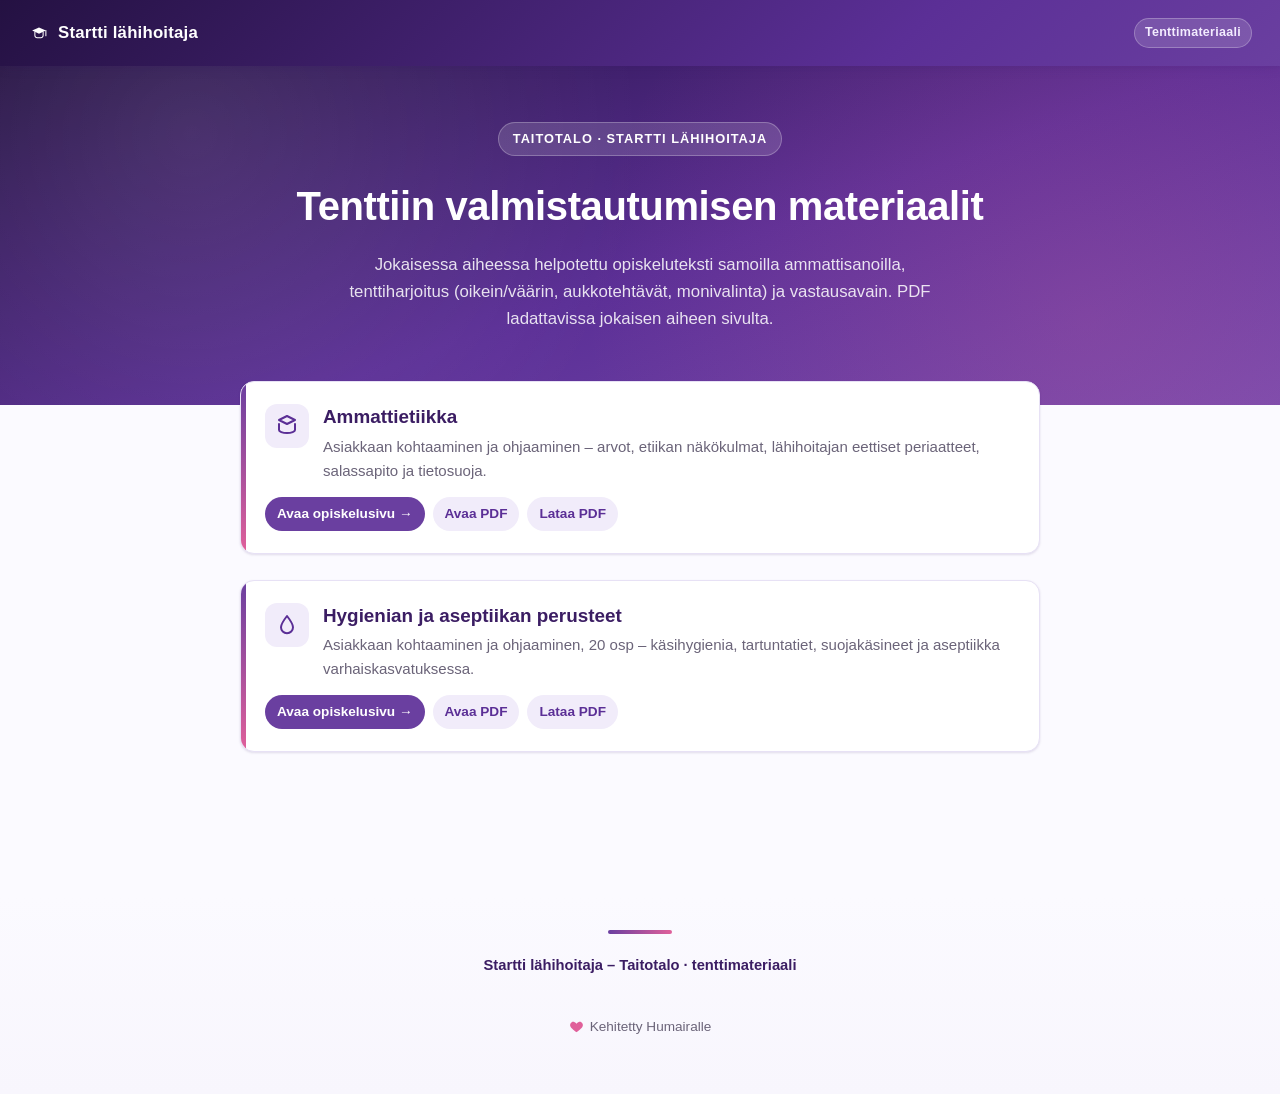
<file: index.html>
<!DOCTYPE html>
<html lang="fi">
<head>
<meta charset="UTF-8">
<meta name="viewport" content="width=device-width, initial-scale=1">
<title>Startti l&auml;hihoitaja &ndash; tenttimateriaali</title>
<link rel="icon" type="image/svg+xml" href="assets/favicon.svg">
<link rel="stylesheet" href="assets/style.css">
</head>
<body>

<header class="site-header">
  <a href="index.html">
    <svg width="22" height="22" viewBox="0 0 64 64" fill="none" xmlns="http://www.w3.org/2000/svg">
      <path d="M32 16 L52 25 L32 34 L12 25 Z" fill="#fff"/>
      <path d="M20 29 v10 c0 4 6 7 12 7 s12 -3 12 -7 v-10" stroke="#fff" stroke-width="3" stroke-linecap="round"/>
      <line x1="52" y1="25" x2="52" y2="40" stroke="#fff" stroke-width="3" stroke-linecap="round"/>
    </svg>
    Startti l&auml;hihoitaja
  </a>
  <span class="badge">Tenttimateriaali</span>
</header>

<section class="hero">
  <div class="hero-inner">
    <span class="hero-eyebrow">Taitotalo &middot; Startti l&auml;hihoitaja</span>
    <h1>Tenttiin valmistautumisen materiaalit</h1>
    <p>Jokaisessa aiheessa helpotettu opiskeluteksti samoilla ammattisanoilla, tenttiharjoitus (oikein/v&auml;&auml;rin, aukkoteht&auml;v&auml;t, monivalinta) ja vastausavain. PDF ladattavissa jokaisen aiheen sivulta.</p>
  </div>
</section>

<main class="narrow-top">
  <ul class="doc-list">

    <li class="doc-card">
      <div class="doc-card-top">
        <div class="doc-icon">
          <svg viewBox="0 0 24 24" fill="none" stroke="currentColor" stroke-width="2" stroke-linecap="round" stroke-linejoin="round"><path d="M12 2l8 4-8 4-8-4 8-4z"/><path d="M4 10v6c0 1.5 3.5 3 8 3s8-1.5 8-3v-6"/></svg>
        </div>
        <div>
          <a class="doc-title" href="docs/ammattietiikka.html">Ammattietiikka</a>
          <p class="doc-desc">Asiakkaan kohtaaminen ja ohjaaminen &ndash; arvot, etiikan n&auml;k&ouml;kulmat, l&auml;hihoitajan eettiset periaatteet, salassapito ja tietosuoja.</p>
        </div>
      </div>
      <div class="doc-links">
        <a class="primary" href="docs/ammattietiikka.html">Avaa opiskelusivu &rarr;</a>
        <a href="docs/ammattietiikka.pdf" target="_blank" rel="noopener">Avaa PDF</a>
        <a href="docs/ammattietiikka.pdf" download>Lataa PDF</a>
      </div>
    </li>

    <li class="doc-card">
      <div class="doc-card-top">
        <div class="doc-icon">
          <svg viewBox="0 0 24 24" fill="none" stroke="currentColor" stroke-width="2" stroke-linecap="round" stroke-linejoin="round"><path d="M12 3c2.5 3.2 6 8 6 11.2A6 6 0 0 1 6 14.2C6 11 9.5 6.2 12 3z"/></svg>
        </div>
        <div>
          <a class="doc-title" href="docs/hygienia-aseptiikka.html">Hygienian ja aseptiikan perusteet</a>
          <p class="doc-desc">Asiakkaan kohtaaminen ja ohjaaminen, 20 osp &ndash; k&auml;sihygienia, tartuntatiet, suojak&auml;sineet ja aseptiikka varhaiskasvatuksessa.</p>
        </div>
      </div>
      <div class="doc-links">
        <a class="primary" href="docs/hygienia-aseptiikka.html">Avaa opiskelusivu &rarr;</a>
        <a href="docs/hygienia-aseptiikka.pdf" target="_blank" rel="noopener">Avaa PDF</a>
        <a href="docs/hygienia-aseptiikka.pdf" download>Lataa PDF</a>
      </div>
    </li>

    <!-- Uusi aihe lis&auml;t&auml;&auml;n t&auml;h&auml;n samalla kaavalla:
    <li class="doc-card">
      <div class="doc-card-top">
        <div class="doc-icon">
          <svg viewBox="0 0 24 24" fill="none" stroke="currentColor" stroke-width="2" stroke-linecap="round" stroke-linejoin="round"><circle cx="12" cy="12" r="9"/></svg>
        </div>
        <div>
          <a class="doc-title" href="docs/AIHEEN-TIEDOSTONIMI.html">Aiheen nimi</a>
          <p class="doc-desc">Lyhyt kuvaus aiheesta.</p>
        </div>
      </div>
      <div class="doc-links">
        <a class="primary" href="docs/AIHEEN-TIEDOSTONIMI.html">Avaa opiskelusivu &rarr;</a>
        <a href="docs/AIHEEN-TIEDOSTONIMI.pdf" target="_blank" rel="noopener">Avaa PDF</a>
        <a href="docs/AIHEEN-TIEDOSTONIMI.pdf" download>Lataa PDF</a>
      </div>
    </li>
    -->
  </ul>
</main>

<footer>
  <p class="footer-main">Startti l&auml;hihoitaja &ndash; Taitotalo &middot; tenttimateriaali</p>
  <p class="footer-credit">
    <svg viewBox="0 0 24 24" fill="currentColor"><path d="M12 21s-6.7-4.3-9.3-8.2C1 10 1.6 6.6 4.3 5 6.5 3.7 9 4.4 12 7.4c3-3 5.5-3.7 7.7-2.4 2.7 1.6 3.3 5 1.6 7.8C18.7 16.7 12 21 12 21z"/></svg>
    Kehitetty Humairalle
  </p>
</footer>

</body>
</html>
</file>
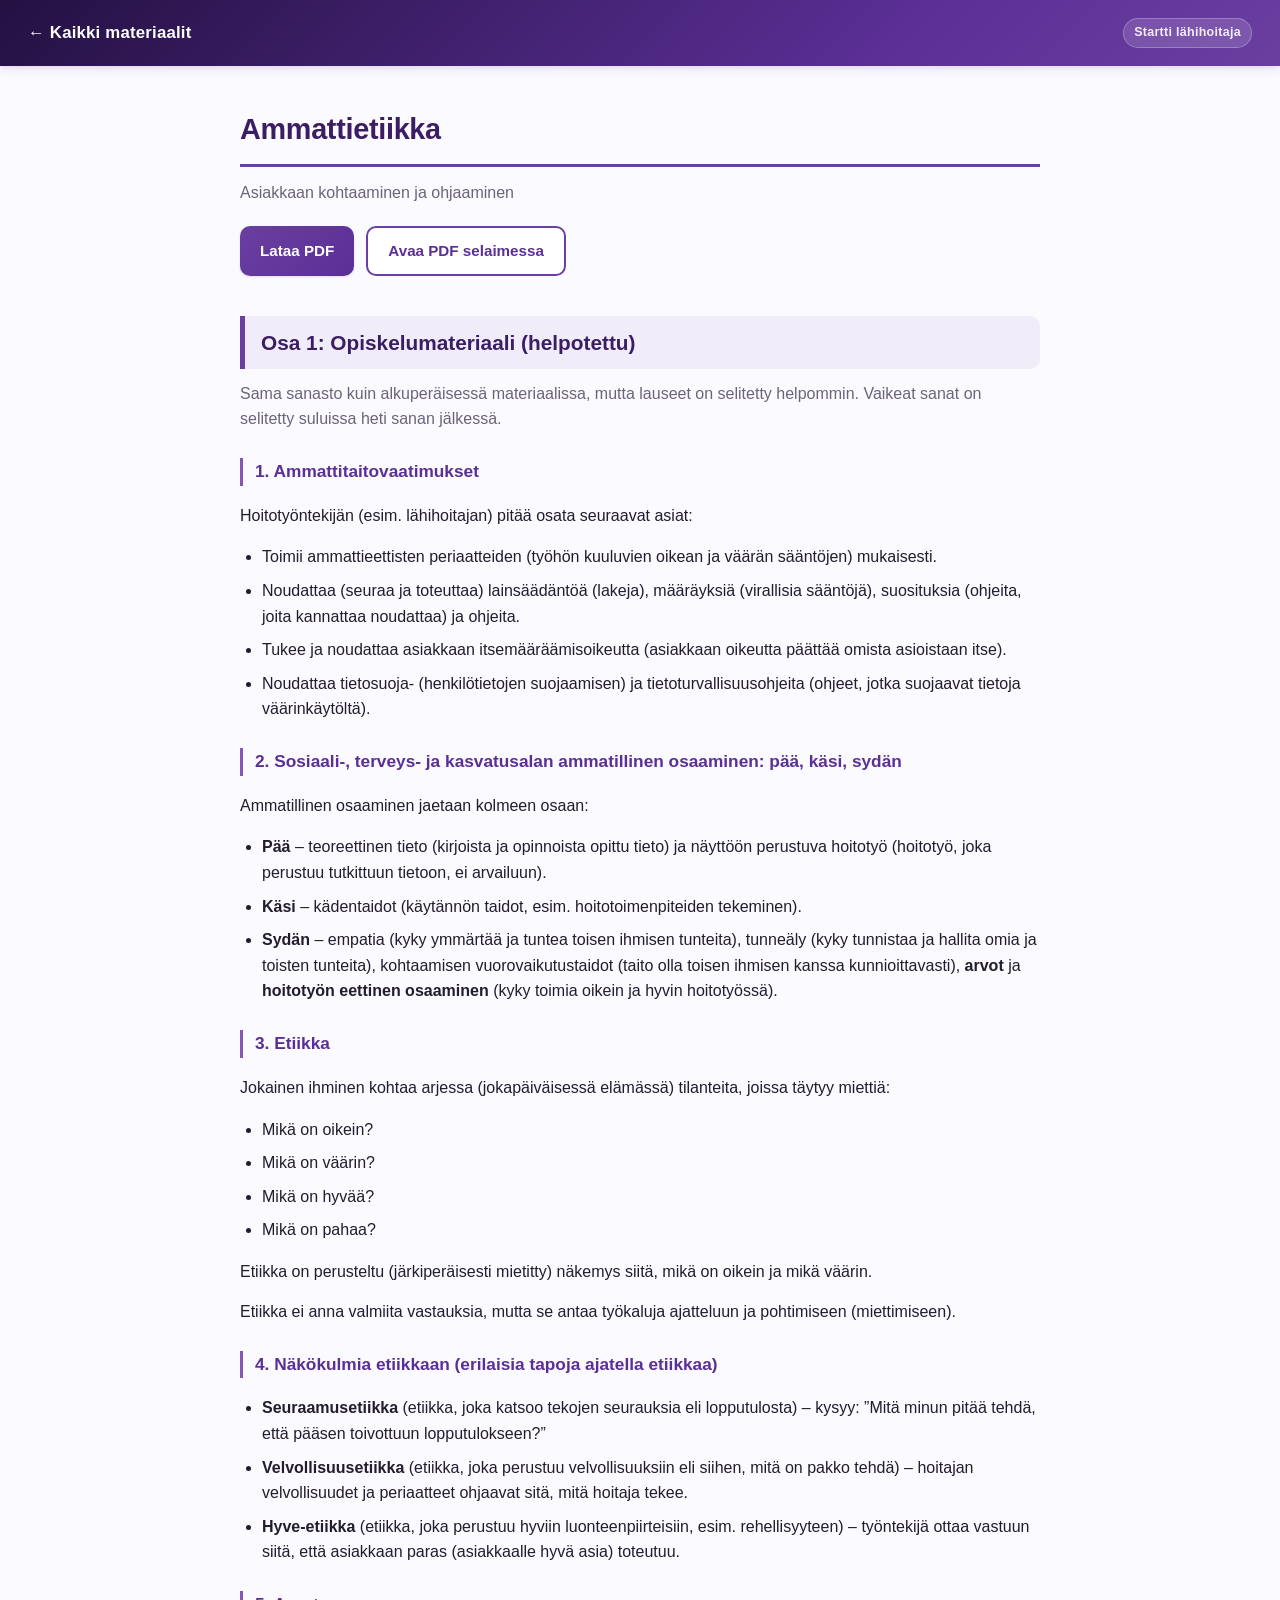
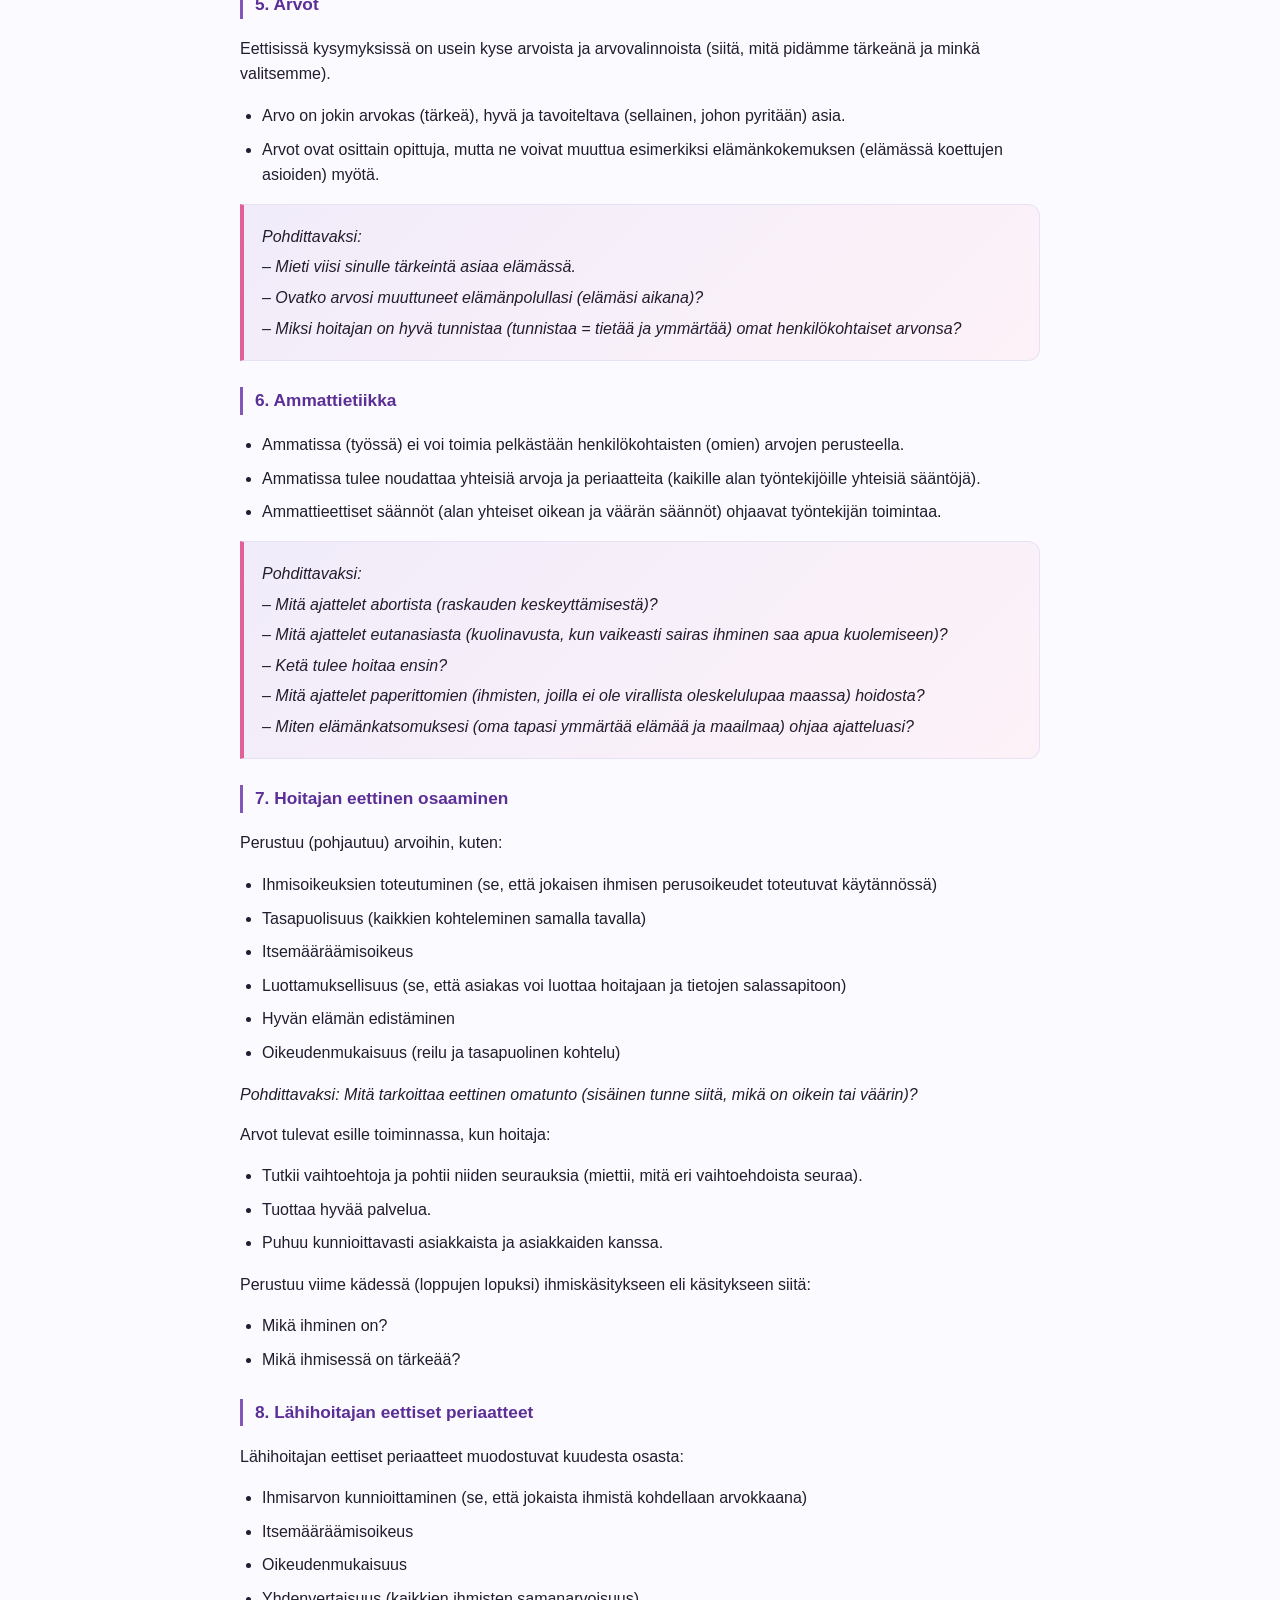
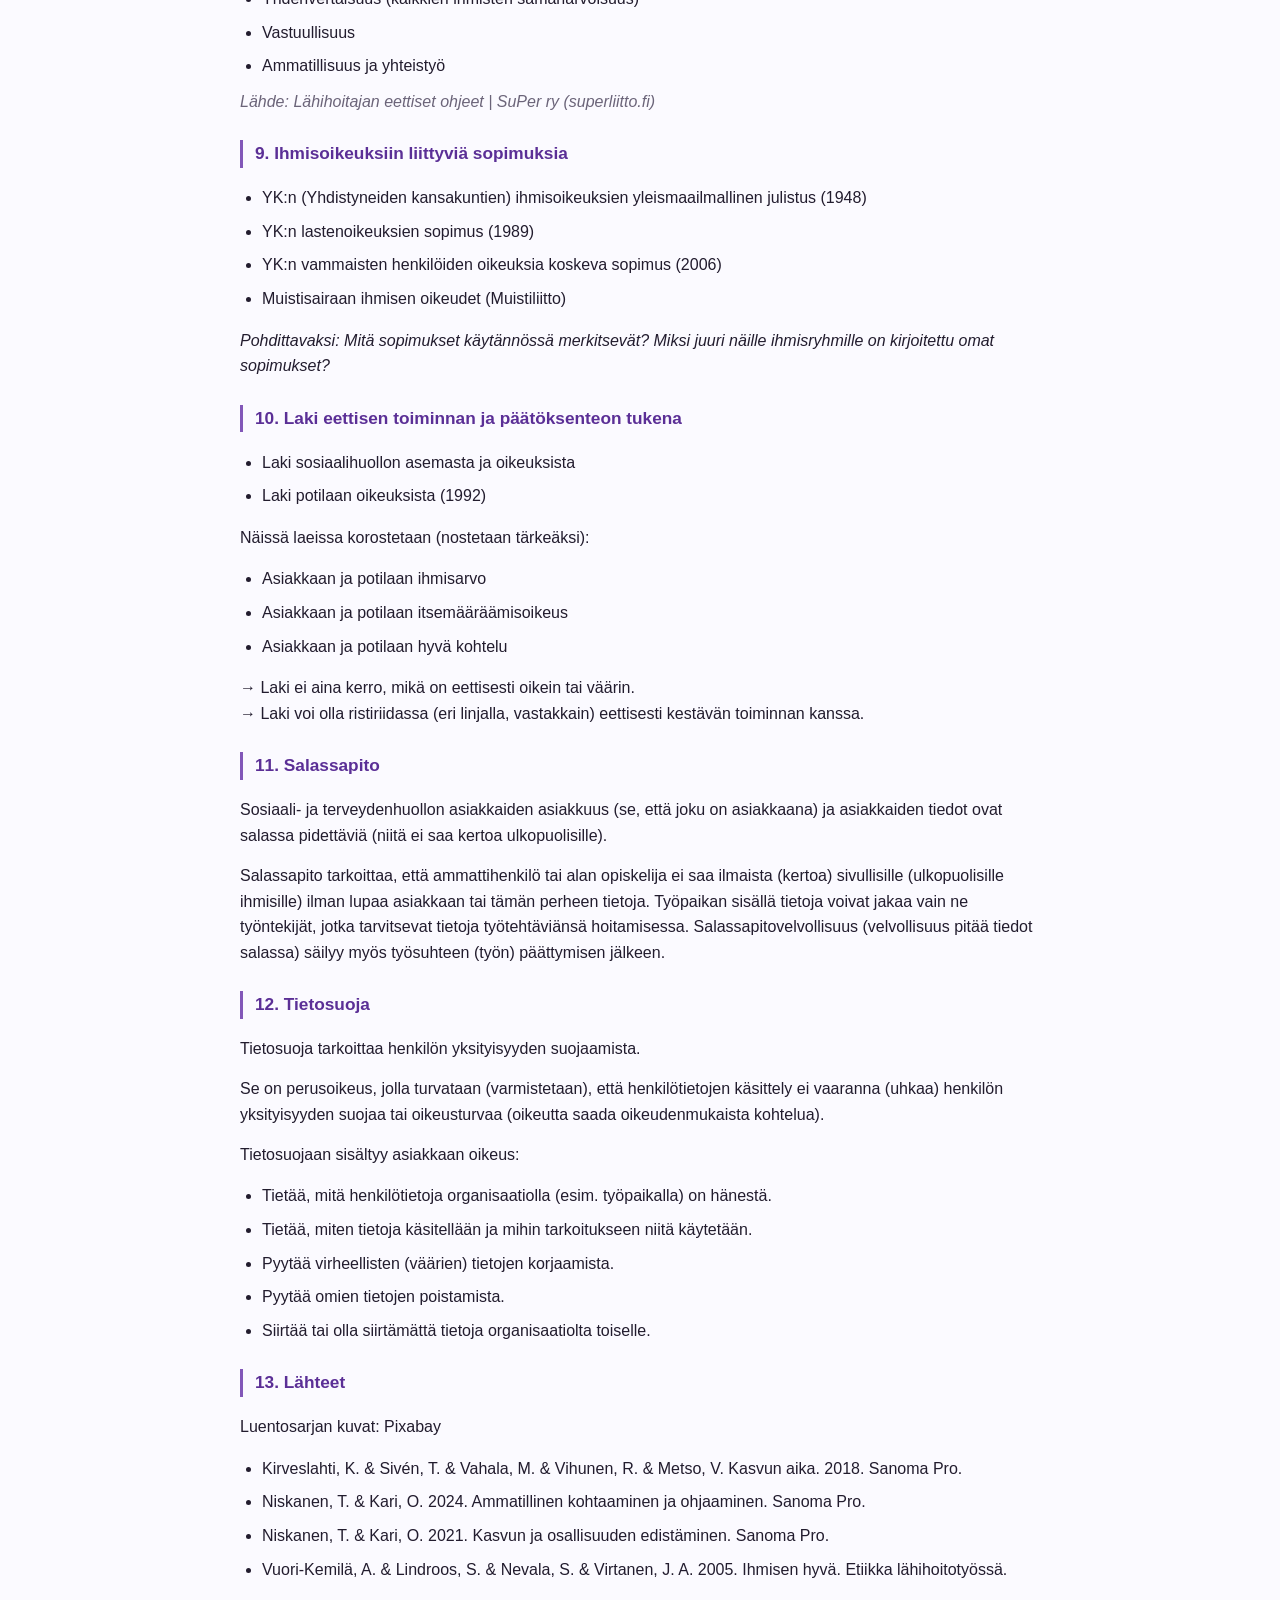
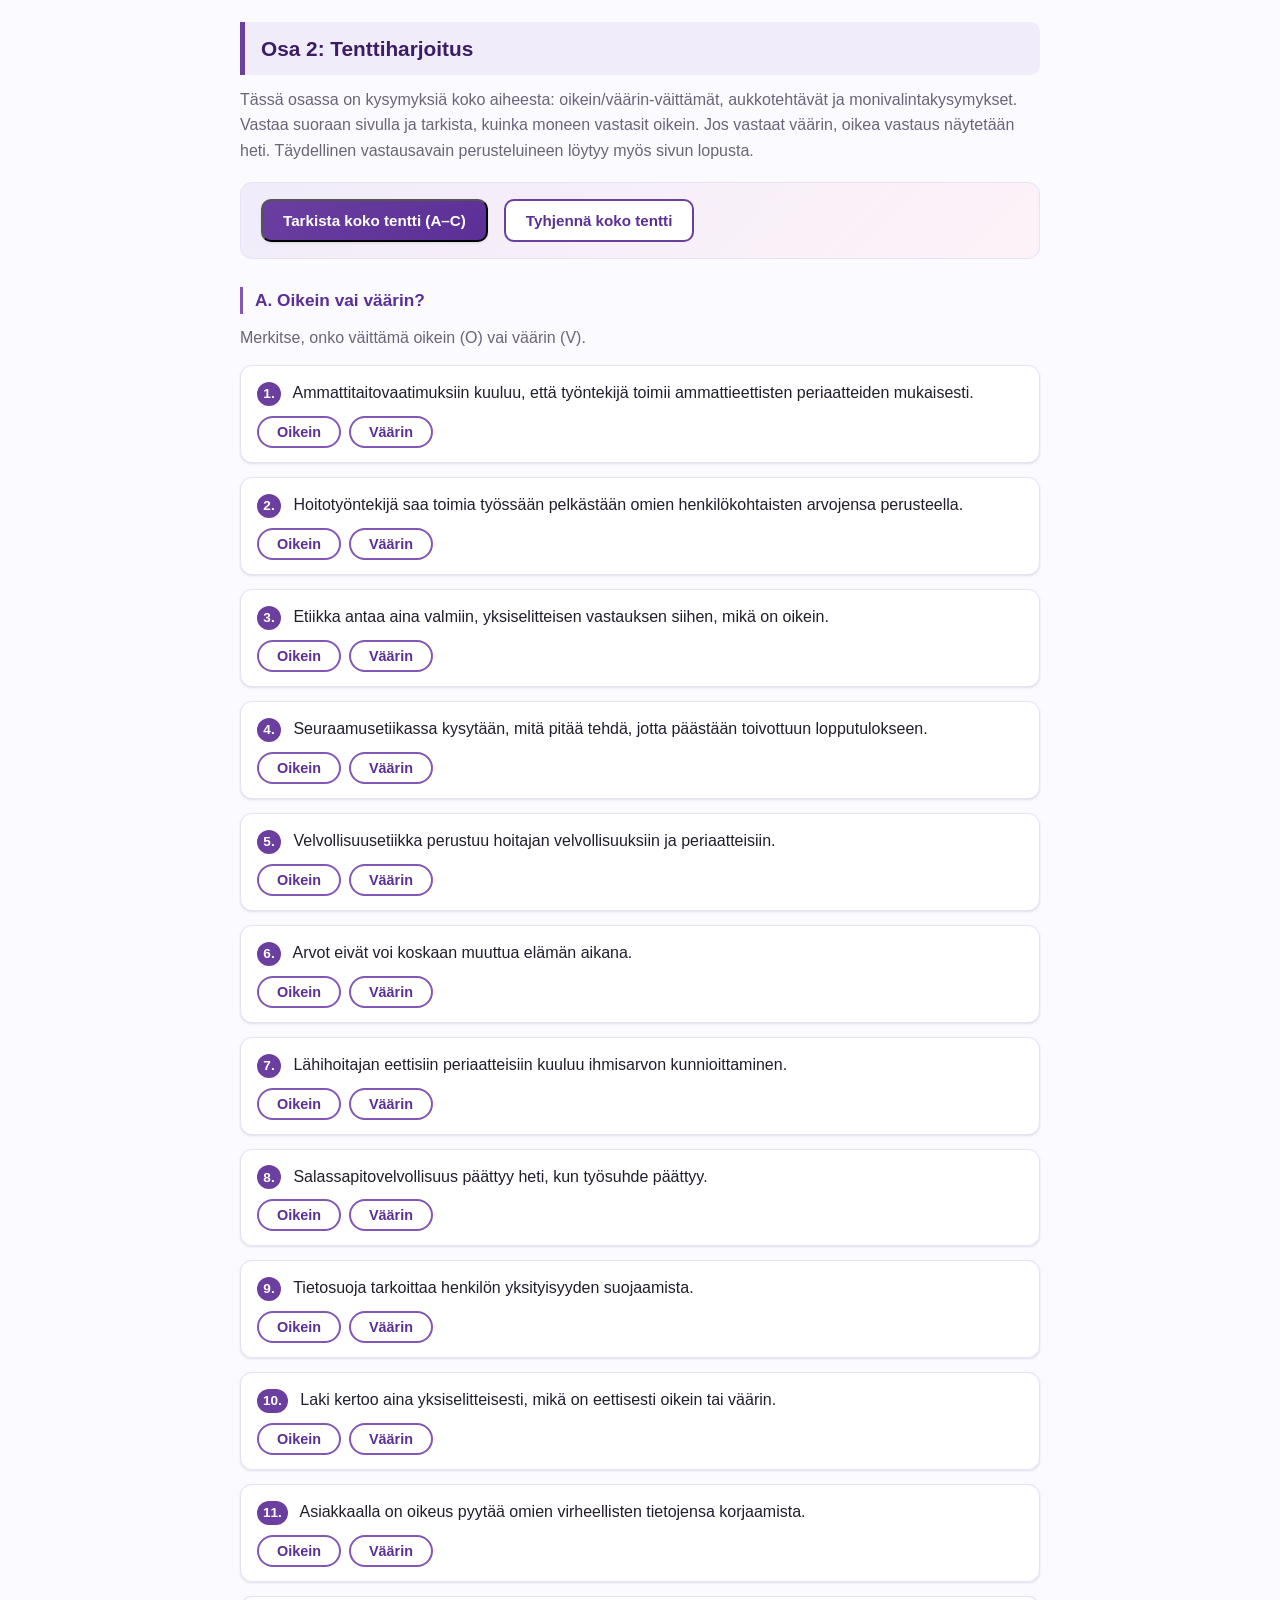
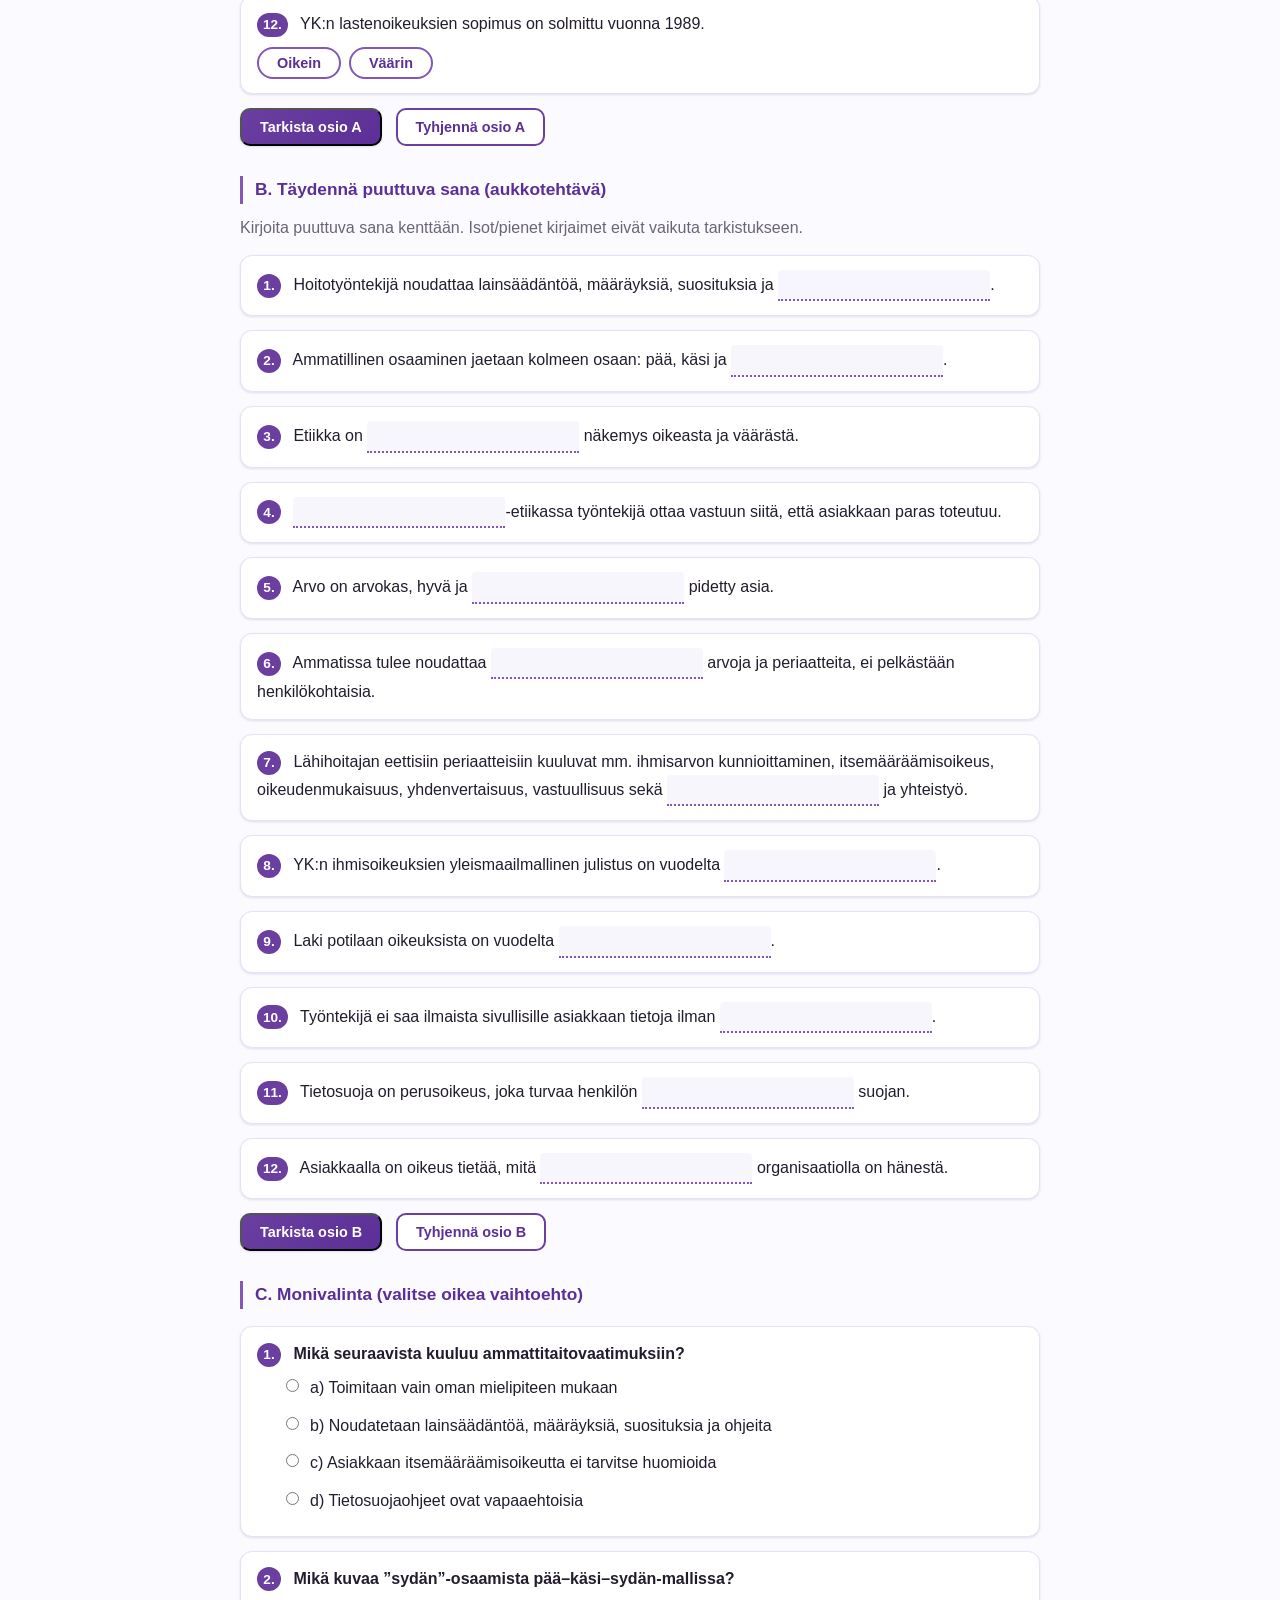
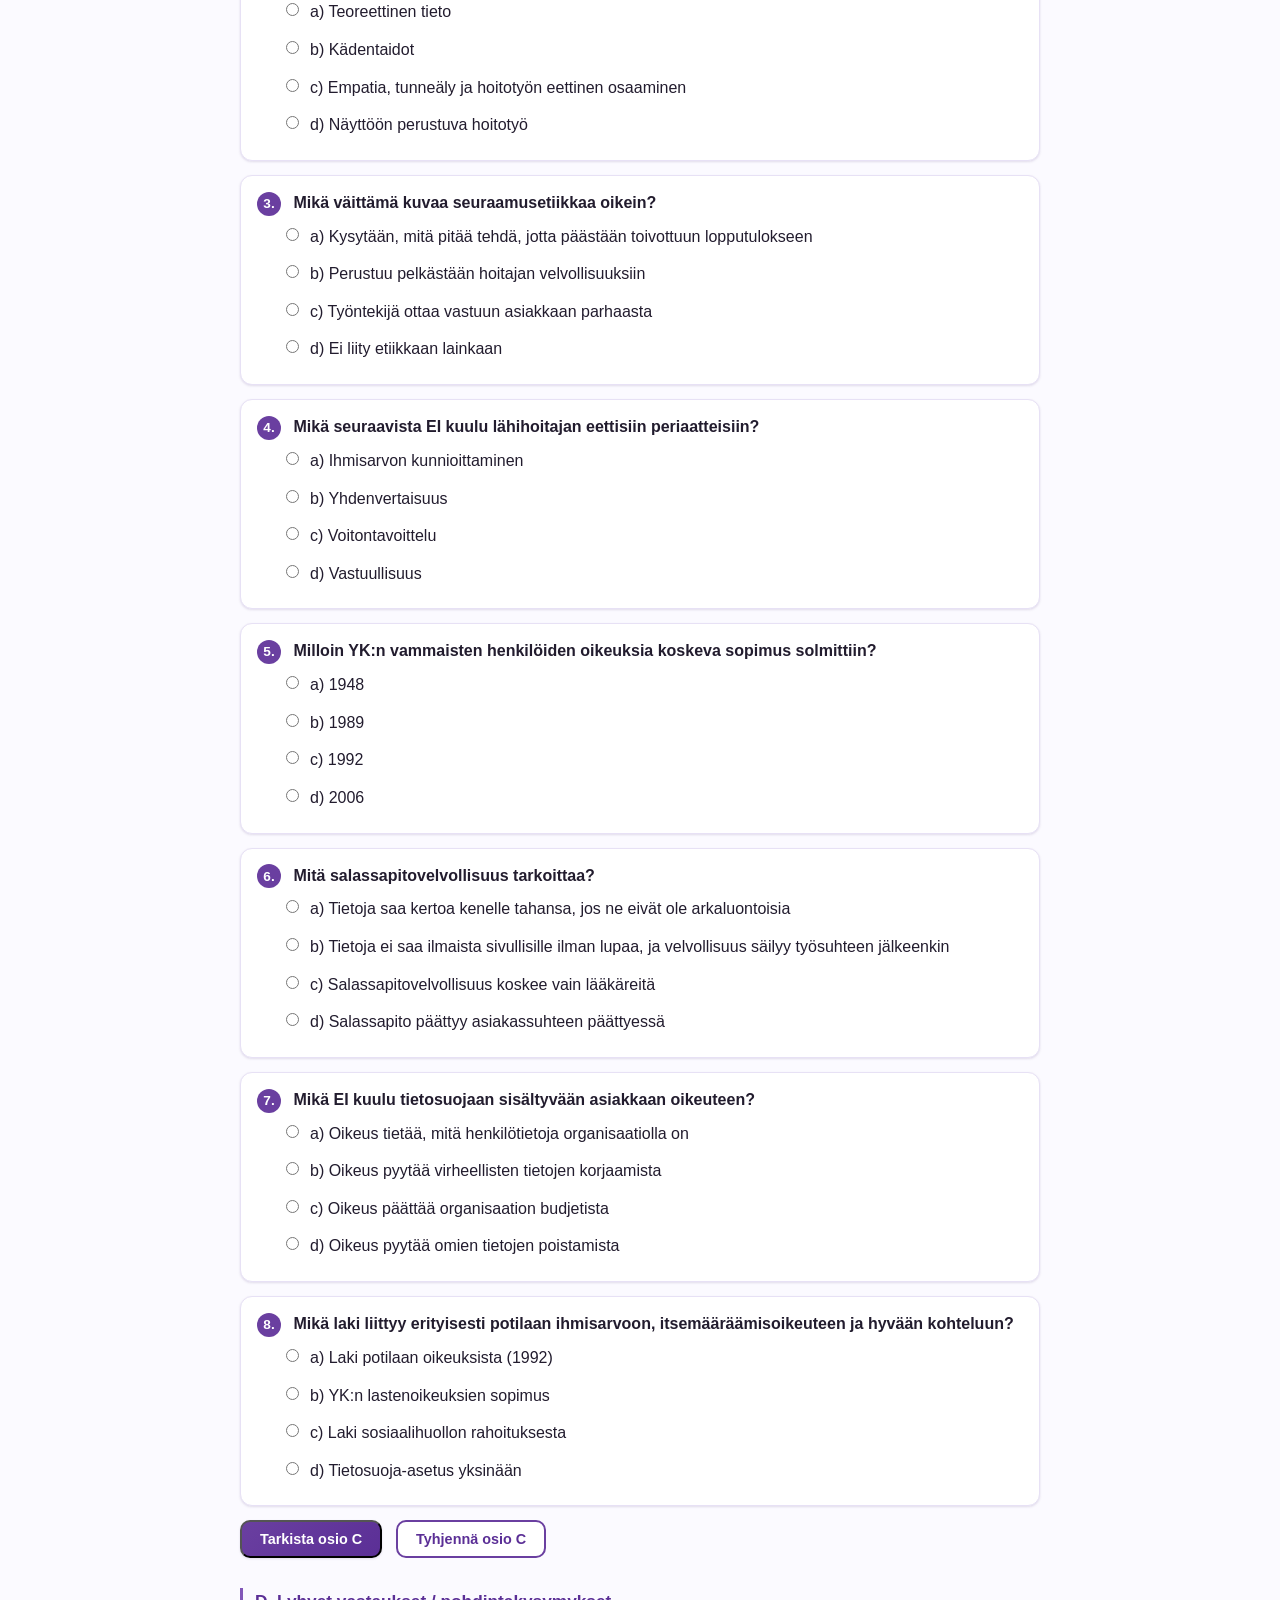
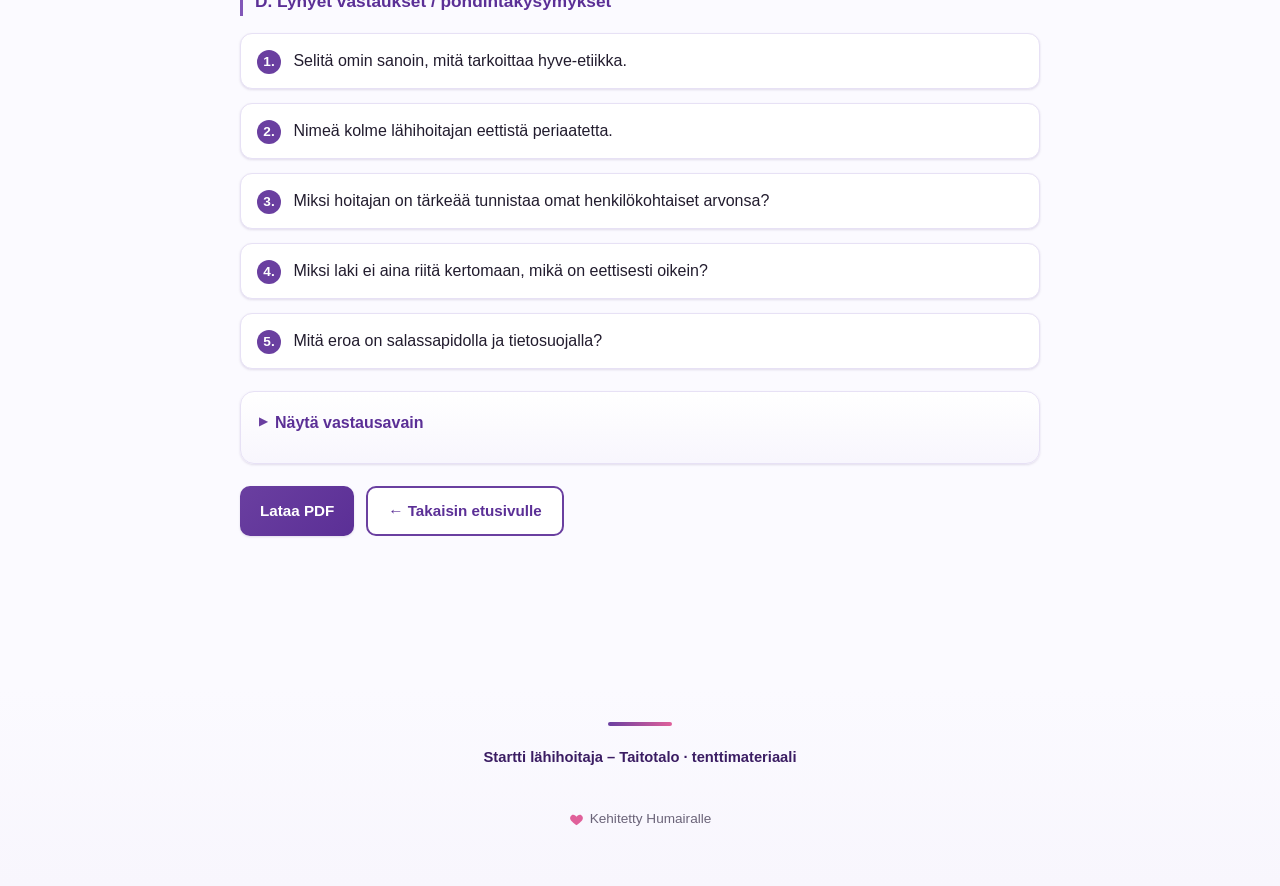
<file: docs/ammattietiikka.html>
<!DOCTYPE html>
<html lang="fi">
<head>
<meta charset="UTF-8">
<meta name="viewport" content="width=device-width, initial-scale=1">
<title>Ammattietiikka &ndash; opiskelumateriaali ja tenttiharjoitus</title>
<link rel="icon" type="image/svg+xml" href="../assets/favicon.svg">
<link rel="stylesheet" href="../assets/style.css">
</head>
<body>

<header class="site-header">
  <a href="../index.html">&larr; Kaikki materiaalit</a>
  <span class="badge">Startti l&auml;hihoitaja</span>
</header>

<main>
  <h1>Ammattietiikka</h1>
  <p class="subtitle">Asiakkaan kohtaaminen ja ohjaaminen</p>

  <div class="download-bar">
    <a class="btn" href="ammattietiikka.pdf" download>Lataa PDF</a>
    <a class="btn secondary" href="ammattietiikka.pdf" target="_blank" rel="noopener">Avaa PDF selaimessa</a>
  </div>

  <h2>Osa 1: Opiskelumateriaali (helpotettu)</h2>
  <p class="subtitle">Sama sanasto kuin alkuper&auml;isess&auml; materiaalissa, mutta lauseet on selitetty helpommin. Vaikeat sanat on selitetty suluissa heti sanan j&auml;lkess&auml;.</p>

  <h3>1. Ammattitaitovaatimukset</h3>
  <p>Hoitoty&ouml;ntekij&auml;n (esim. l&auml;hihoitajan) pit&auml;&auml; osata seuraavat asiat:</p>
  <ul>
    <li>Toimii ammattieettisten periaatteiden (ty&ouml;h&ouml;n kuuluvien oikean ja v&auml;&auml;r&auml;n s&auml;&auml;nt&ouml;jen) mukaisesti.</li>
    <li>Noudattaa (seuraa ja toteuttaa) lains&auml;&auml;d&auml;nt&ouml;&auml; (lakeja), m&auml;&auml;r&auml;yksi&auml; (virallisia s&auml;&auml;nt&ouml;j&auml;), suosituksia (ohjeita, joita kannattaa noudattaa) ja ohjeita.</li>
    <li>Tukee ja noudattaa asiakkaan itsem&auml;&auml;r&auml;&auml;misoikeutta (asiakkaan oikeutta p&auml;&auml;tt&auml;&auml; omista asioistaan itse).</li>
    <li>Noudattaa tietosuoja- (henkil&ouml;tietojen suojaamisen) ja tietoturvallisuusohjeita (ohjeet, jotka suojaavat tietoja v&auml;&auml;rink&auml;yt&ouml;lt&auml;).</li>
  </ul>

  <h3>2. Sosiaali-, terveys- ja kasvatusalan ammatillinen osaaminen: p&auml;&auml;, k&auml;si, syd&auml;n</h3>
  <p>Ammatillinen osaaminen jaetaan kolmeen osaan:</p>
  <ul>
    <li><b>P&auml;&auml;</b> &ndash; teoreettinen tieto (kirjoista ja opinnoista opittu tieto) ja n&auml;ytt&ouml;&ouml;n perustuva hoitoty&ouml; (hoitoty&ouml;, joka perustuu tutkittuun tietoon, ei arvailuun).</li>
    <li><b>K&auml;si</b> &ndash; k&auml;dentaidot (k&auml;yt&auml;nn&ouml;n taidot, esim. hoitotoimenpiteiden tekeminen).</li>
    <li><b>Syd&auml;n</b> &ndash; empatia (kyky ymm&auml;rt&auml;&auml; ja tuntea toisen ihmisen tunteita), tunne&auml;ly (kyky tunnistaa ja hallita omia ja toisten tunteita), kohtaamisen vuorovaikutustaidot (taito olla toisen ihmisen kanssa kunnioittavasti), <b>arvot</b> ja <b>hoitoty&ouml;n eettinen osaaminen</b> (kyky toimia oikein ja hyvin hoitoty&ouml;ss&auml;).</li>
  </ul>

  <h3>3. Etiikka</h3>
  <p>Jokainen ihminen kohtaa arjessa (jokap&auml;iv&auml;isess&auml; el&auml;m&auml;ss&auml;) tilanteita, joissa t&auml;ytyy miettiä:</p>
  <ul>
    <li>Mik&auml; on oikein?</li>
    <li>Mik&auml; on v&auml;&auml;rin?</li>
    <li>Mik&auml; on hyv&auml;&auml;?</li>
    <li>Mik&auml; on pahaa?</li>
  </ul>
  <p>Etiikka on perusteltu (j&auml;rkiper&auml;isesti mietitty) n&auml;kemys siit&auml;, mik&auml; on oikein ja mik&auml; v&auml;&auml;rin.</p>
  <p>Etiikka ei anna valmiita vastauksia, mutta se antaa ty&ouml;kaluja ajatteluun ja pohtimiseen (miettimiseen).</p>

  <h3>4. N&auml;k&ouml;kulmia etiikkaan (erilaisia tapoja ajatella etiikkaa)</h3>
  <ul>
    <li><b>Seuraamusetiikka</b> (etiikka, joka katsoo tekojen seurauksia eli lopputulosta) &ndash; kysyy: &rdquo;Mit&auml; minun pit&auml;&auml; tehd&auml;, ett&auml; p&auml;&auml;sen toivottuun lopputulokseen?&rdquo;</li>
    <li><b>Velvollisuusetiikka</b> (etiikka, joka perustuu velvollisuuksiin eli siihen, mit&auml; on pakko tehd&auml;) &ndash; hoitajan velvollisuudet ja periaatteet ohjaavat sit&auml;, mit&auml; hoitaja tekee.</li>
    <li><b>Hyve-etiikka</b> (etiikka, joka perustuu hyviin luonteenpiirteisiin, esim. rehellisyyteen) &ndash; ty&ouml;ntekij&auml; ottaa vastuun siit&auml;, ett&auml; asiakkaan paras (asiakkaalle hyv&auml; asia) toteutuu.</li>
  </ul>

  <h3>5. Arvot</h3>
  <p>Eettisiss&auml; kysymyksiss&auml; on usein kyse arvoista ja arvovalinnoista (siit&auml;, mit&auml; pid&auml;mme t&auml;rke&auml;n&auml; ja mink&auml; valitsemme).</p>
  <ul>
    <li>Arvo on jokin arvokas (t&auml;rke&auml;), hyv&auml; ja tavoiteltava (sellainen, johon pyrit&auml;&auml;n) asia.</li>
    <li>Arvot ovat osittain opittuja, mutta ne voivat muuttua esimerkiksi el&auml;m&auml;nkokemuksen (el&auml;m&auml;ss&auml; koettujen asioiden) my&ouml;t&auml;.</li>
  </ul>
  <div class="pohdi">
    <p>Pohdittavaksi:</p>
    <p>&ndash; Mieti viisi sinulle t&auml;rkeint&auml; asiaa el&auml;m&auml;ss&auml;.</p>
    <p>&ndash; Ovatko arvosi muuttuneet el&auml;m&auml;npolullasi (el&auml;m&auml;si aikana)?</p>
    <p>&ndash; Miksi hoitajan on hyv&auml; tunnistaa (tunnistaa = tiet&auml;&auml; ja ymm&auml;rt&auml;&auml;) omat henkil&ouml;kohtaiset arvonsa?</p>
  </div>

  <h3>6. Ammattietiikka</h3>
  <ul>
    <li>Ammatissa (ty&ouml;ss&auml;) ei voi toimia pelk&auml;st&auml;&auml;n henkil&ouml;kohtaisten (omien) arvojen perusteella.</li>
    <li>Ammatissa tulee noudattaa yhteisi&auml; arvoja ja periaatteita (kaikille alan ty&ouml;ntekij&ouml;ille yhteisi&auml; s&auml;&auml;nt&ouml;j&auml;).</li>
    <li>Ammattieettiset s&auml;&auml;nn&ouml;t (alan yhteiset oikean ja v&auml;&auml;r&auml;n s&auml;&auml;nn&ouml;t) ohjaavat ty&ouml;ntekij&auml;n toimintaa.</li>
  </ul>
  <div class="pohdi">
    <p>Pohdittavaksi:</p>
    <p>&ndash; Mit&auml; ajattelet abortista (raskauden keskeytt&auml;misest&auml;)?</p>
    <p>&ndash; Mit&auml; ajattelet eutanasiasta (kuolinavusta, kun vaikeasti sairas ihminen saa apua kuolemiseen)?</p>
    <p>&ndash; Ket&auml; tulee hoitaa ensin?</p>
    <p>&ndash; Mit&auml; ajattelet paperittomien (ihmisten, joilla ei ole virallista oleskelulupaa maassa) hoidosta?</p>
    <p>&ndash; Miten el&auml;m&auml;nkatsomuksesi (oma tapasi ymm&auml;rt&auml;&auml; el&auml;m&auml;&auml; ja maailmaa) ohjaa ajatteluasi?</p>
  </div>

  <h3>7. Hoitajan eettinen osaaminen</h3>
  <p>Perustuu (pohjautuu) arvoihin, kuten:</p>
  <ul>
    <li>Ihmisoikeuksien toteutuminen (se, ett&auml; jokaisen ihmisen perusoikeudet toteutuvat k&auml;yt&auml;nn&ouml;ss&auml;)</li>
    <li>Tasapuolisuus (kaikkien kohteleminen samalla tavalla)</li>
    <li>Itsem&auml;&auml;r&auml;&auml;misoikeus</li>
    <li>Luottamuksellisuus (se, ett&auml; asiakas voi luottaa hoitajaan ja tietojen salassapitoon)</li>
    <li>Hyv&auml;n el&auml;m&auml;n edist&auml;minen</li>
    <li>Oikeudenmukaisuus (reilu ja tasapuolinen kohtelu)</li>
  </ul>
  <p><i>Pohdittavaksi: Mit&auml; tarkoittaa eettinen omatunto (sis&auml;inen tunne siit&auml;, mik&auml; on oikein tai v&auml;&auml;rin)?</i></p>
  <p>Arvot tulevat esille toiminnassa, kun hoitaja:</p>
  <ul>
    <li>Tutkii vaihtoehtoja ja pohtii niiden seurauksia (miettii, mit&auml; eri vaihtoehdoista seuraa).</li>
    <li>Tuottaa hyv&auml;&auml; palvelua.</li>
    <li>Puhuu kunnioittavasti asiakkaista ja asiakkaiden kanssa.</li>
  </ul>
  <p>Perustuu viime k&auml;dess&auml; (loppujen lopuksi) ihmisk&auml;sitykseen eli k&auml;sitykseen siit&auml;:</p>
  <ul>
    <li>Mik&auml; ihminen on?</li>
    <li>Mik&auml; ihmisess&auml; on t&auml;rke&auml;&auml;?</li>
  </ul>

  <h3>8. L&auml;hihoitajan eettiset periaatteet</h3>
  <p>L&auml;hihoitajan eettiset periaatteet muodostuvat kuudesta osasta:</p>
  <ul>
    <li>Ihmisarvon kunnioittaminen (se, ett&auml; jokaista ihmist&auml; kohdellaan arvokkaana)</li>
    <li>Itsem&auml;&auml;r&auml;&auml;misoikeus</li>
    <li>Oikeudenmukaisuus</li>
    <li>Yhdenvertaisuus (kaikkien ihmisten samanarvoisuus)</li>
    <li>Vastuullisuus</li>
    <li>Ammatillisuus ja yhteisty&ouml;</li>
  </ul>
  <p class="subtitle"><i>L&auml;hde: L&auml;hihoitajan eettiset ohjeet | SuPer ry (superliitto.fi)</i></p>

  <h3>9. Ihmisoikeuksiin liittyvi&auml; sopimuksia</h3>
  <ul>
    <li>YK:n (Yhdistyneiden kansakuntien) ihmisoikeuksien yleismaailmallinen julistus (1948)</li>
    <li>YK:n lastenoikeuksien sopimus (1989)</li>
    <li>YK:n vammaisten henkil&ouml;iden oikeuksia koskeva sopimus (2006)</li>
    <li>Muistisairaan ihmisen oikeudet (Muistiliitto)</li>
  </ul>
  <p><i>Pohdittavaksi: Mit&auml; sopimukset k&auml;yt&auml;nn&ouml;ss&auml; merkitsev&auml;t? Miksi juuri n&auml;ille ihmisryhmille on kirjoitettu omat sopimukset?</i></p>

  <h3>10. Laki eettisen toiminnan ja p&auml;&auml;t&ouml;ksenteon tukena</h3>
  <ul>
    <li>Laki sosiaalihuollon asemasta ja oikeuksista</li>
    <li>Laki potilaan oikeuksista (1992)</li>
  </ul>
  <p>N&auml;iss&auml; laeissa korostetaan (nostetaan t&auml;rke&auml;ksi):</p>
  <ul>
    <li>Asiakkaan ja potilaan ihmisarvo</li>
    <li>Asiakkaan ja potilaan itsem&auml;&auml;r&auml;&auml;misoikeus</li>
    <li>Asiakkaan ja potilaan hyv&auml; kohtelu</li>
  </ul>
  <p>&rarr; Laki ei aina kerro, mik&auml; on eettisesti oikein tai v&auml;&auml;rin.<br>
  &rarr; Laki voi olla ristiriidassa (eri linjalla, vastakkain) eettisesti kest&auml;v&auml;n toiminnan kanssa.</p>

  <h3>11. Salassapito</h3>
  <p>Sosiaali- ja terveydenhuollon asiakkaiden asiakkuus (se, ett&auml; joku on asiakkaana) ja asiakkaiden tiedot ovat salassa pidett&auml;vi&auml; (niit&auml; ei saa kertoa ulkopuolisille).</p>
  <p>Salassapito tarkoittaa, ett&auml; ammattihenkil&ouml; tai alan opiskelija ei saa ilmaista (kertoa) sivullisille (ulkopuolisille ihmisille) ilman lupaa asiakkaan tai t&auml;m&auml;n perheen tietoja. Ty&ouml;paikan sis&auml;ll&auml; tietoja voivat jakaa vain ne ty&ouml;ntekij&auml;t, jotka tarvitsevat tietoja ty&ouml;teht&auml;vi&auml;ns&auml; hoitamisessa. Salassapitovelvollisuus (velvollisuus pit&auml;&auml; tiedot salassa) s&auml;ilyy my&ouml;s ty&ouml;suhteen (ty&ouml;n) p&auml;&auml;ttymisen j&auml;lkeen.</p>

  <h3>12. Tietosuoja</h3>
  <p>Tietosuoja tarkoittaa henkil&ouml;n yksityisyyden suojaamista.</p>
  <p>Se on perusoikeus, jolla turvataan (varmistetaan), ett&auml; henkil&ouml;tietojen k&auml;sittely ei vaaranna (uhkaa) henkil&ouml;n yksityisyyden suojaa tai oikeusturvaa (oikeutta saada oikeudenmukaista kohtelua).</p>
  <p>Tietosuojaan sis&auml;ltyy asiakkaan oikeus:</p>
  <ul>
    <li>Tiet&auml;&auml;, mit&auml; henkil&ouml;tietoja organisaatiolla (esim. ty&ouml;paikalla) on h&auml;nest&auml;.</li>
    <li>Tiet&auml;&auml;, miten tietoja k&auml;sitell&auml;&auml;n ja mihin tarkoitukseen niit&auml; k&auml;ytet&auml;&auml;n.</li>
    <li>Pyyt&auml;&auml; virheellisten (v&auml;&auml;rien) tietojen korjaamista.</li>
    <li>Pyyt&auml;&auml; omien tietojen poistamista.</li>
    <li>Siirt&auml;&auml; tai olla siirt&auml;m&auml;tt&auml; tietoja organisaatiolta toiselle.</li>
  </ul>

  <h3>13. L&auml;hteet</h3>
  <p>Luentosarjan kuvat: Pixabay</p>
  <ul>
    <li>Kirveslahti, K. &amp; Siv&eacute;n, T. &amp; Vahala, M. &amp; Vihunen, R. &amp; Metso, V. Kasvun aika. 2018. Sanoma Pro.</li>
    <li>Niskanen, T. &amp; Kari, O. 2024. Ammatillinen kohtaaminen ja ohjaaminen. Sanoma Pro.</li>
    <li>Niskanen, T. &amp; Kari, O. 2021. Kasvun ja osallisuuden edist&auml;minen. Sanoma Pro.</li>
    <li>Vuori-Kemil&auml;, A. &amp; Lindroos, S. &amp; Nevala, S. &amp; Virtanen, J. A. 2005. Ihmisen hyv&auml;. Etiikka l&auml;hihoitoty&ouml;ss&auml;.</li>
  </ul>

  <h2>Osa 2: Tenttiharjoitus</h2>
  <p class="subtitle">T&auml;ss&auml; osassa on kysymyksi&auml; koko aiheesta: oikein/v&auml;&auml;rin-v&auml;itt&auml;m&auml;t, aukkoteht&auml;v&auml;t ja monivalintakysymykset. Vastaa suoraan sivulla ja tarkista, kuinka moneen vastasit oikein. Jos vastaat v&auml;&auml;rin, oikea vastaus n&auml;ytet&auml;&auml;n heti. T&auml;ydellinen vastausavain perusteluineen l&ouml;ytyy my&ouml;s sivun lopusta.</p>

  <div class="grand-check-bar">
    <button type="button" class="btn check-all-btn">Tarkista koko tentti (A&ndash;C)</button>
    <button type="button" class="btn secondary reset-all-btn">Tyhjenn&auml; koko tentti</button>
    <span class="grand-result"></span>
  </div>

  <section class="exam-section" data-exam-section="A">
  <h3>A. Oikein vai v&auml;&auml;rin?</h3>
  <p class="subtitle">Merkitse, onko v&auml;itt&auml;m&auml; oikein (O) vai v&auml;&auml;rin (V).</p>
  <div class="exam-item" data-type="tf" data-correct="O">
    <span class="qnum">1.</span> Ammattitaitovaatimuksiin kuuluu, ett&auml; ty&ouml;ntekij&auml; toimii ammattieettisten periaatteiden mukaisesti.
    <div class="tf-options">
      <button type="button" class="tf-btn" data-value="O">Oikein</button>
      <button type="button" class="tf-btn" data-value="V">V&auml;&auml;rin</button>
    </div>
  </div>
  <div class="exam-item" data-type="tf" data-correct="V">
    <span class="qnum">2.</span> Hoitoty&ouml;ntekij&auml; saa toimia ty&ouml;ss&auml;&auml;n pelk&auml;st&auml;&auml;n omien henkil&ouml;kohtaisten arvojensa perusteella.
    <div class="tf-options">
      <button type="button" class="tf-btn" data-value="O">Oikein</button>
      <button type="button" class="tf-btn" data-value="V">V&auml;&auml;rin</button>
    </div>
  </div>
  <div class="exam-item" data-type="tf" data-correct="V">
    <span class="qnum">3.</span> Etiikka antaa aina valmiin, yksiselitteisen vastauksen siihen, mik&auml; on oikein.
    <div class="tf-options">
      <button type="button" class="tf-btn" data-value="O">Oikein</button>
      <button type="button" class="tf-btn" data-value="V">V&auml;&auml;rin</button>
    </div>
  </div>
  <div class="exam-item" data-type="tf" data-correct="O">
    <span class="qnum">4.</span> Seuraamusetiikassa kysyt&auml;&auml;n, mit&auml; pit&auml;&auml; tehd&auml;, jotta p&auml;&auml;st&auml;&auml;n toivottuun lopputulokseen.
    <div class="tf-options">
      <button type="button" class="tf-btn" data-value="O">Oikein</button>
      <button type="button" class="tf-btn" data-value="V">V&auml;&auml;rin</button>
    </div>
  </div>
  <div class="exam-item" data-type="tf" data-correct="O">
    <span class="qnum">5.</span> Velvollisuusetiikka perustuu hoitajan velvollisuuksiin ja periaatteisiin.
    <div class="tf-options">
      <button type="button" class="tf-btn" data-value="O">Oikein</button>
      <button type="button" class="tf-btn" data-value="V">V&auml;&auml;rin</button>
    </div>
  </div>
  <div class="exam-item" data-type="tf" data-correct="V">
    <span class="qnum">6.</span> Arvot eiv&auml;t voi koskaan muuttua el&auml;m&auml;n aikana.
    <div class="tf-options">
      <button type="button" class="tf-btn" data-value="O">Oikein</button>
      <button type="button" class="tf-btn" data-value="V">V&auml;&auml;rin</button>
    </div>
  </div>
  <div class="exam-item" data-type="tf" data-correct="O">
    <span class="qnum">7.</span> L&auml;hihoitajan eettisiin periaatteisiin kuuluu ihmisarvon kunnioittaminen.
    <div class="tf-options">
      <button type="button" class="tf-btn" data-value="O">Oikein</button>
      <button type="button" class="tf-btn" data-value="V">V&auml;&auml;rin</button>
    </div>
  </div>
  <div class="exam-item" data-type="tf" data-correct="V">
    <span class="qnum">8.</span> Salassapitovelvollisuus p&auml;&auml;ttyy heti, kun ty&ouml;suhde p&auml;&auml;ttyy.
    <div class="tf-options">
      <button type="button" class="tf-btn" data-value="O">Oikein</button>
      <button type="button" class="tf-btn" data-value="V">V&auml;&auml;rin</button>
    </div>
  </div>
  <div class="exam-item" data-type="tf" data-correct="O">
    <span class="qnum">9.</span> Tietosuoja tarkoittaa henkil&ouml;n yksityisyyden suojaamista.
    <div class="tf-options">
      <button type="button" class="tf-btn" data-value="O">Oikein</button>
      <button type="button" class="tf-btn" data-value="V">V&auml;&auml;rin</button>
    </div>
  </div>
  <div class="exam-item" data-type="tf" data-correct="V">
    <span class="qnum">10.</span> Laki kertoo aina yksiselitteisesti, mik&auml; on eettisesti oikein tai v&auml;&auml;rin.
    <div class="tf-options">
      <button type="button" class="tf-btn" data-value="O">Oikein</button>
      <button type="button" class="tf-btn" data-value="V">V&auml;&auml;rin</button>
    </div>
  </div>
  <div class="exam-item" data-type="tf" data-correct="O">
    <span class="qnum">11.</span> Asiakkaalla on oikeus pyyt&auml;&auml; omien virheellisten tietojensa korjaamista.
    <div class="tf-options">
      <button type="button" class="tf-btn" data-value="O">Oikein</button>
      <button type="button" class="tf-btn" data-value="V">V&auml;&auml;rin</button>
    </div>
  </div>
  <div class="exam-item" data-type="tf" data-correct="O">
    <span class="qnum">12.</span> YK:n lastenoikeuksien sopimus on solmittu vuonna 1989.
    <div class="tf-options">
      <button type="button" class="tf-btn" data-value="O">Oikein</button>
      <button type="button" class="tf-btn" data-value="V">V&auml;&auml;rin</button>
    </div>
  </div>

  <div class="exam-actions">
    <button type="button" class="btn check-btn">Tarkista osio A</button>
    <button type="button" class="btn secondary reset-btn">Tyhjenn&auml; osio A</button>
    <span class="section-result"></span>
  </div>
  </section>

  <section class="exam-section" data-exam-section="B">
  <h3>B. T&auml;ydenn&auml; puuttuva sana (aukkoteht&auml;v&auml;)</h3>
  <p class="subtitle">Kirjoita puuttuva sana kenttään. Isot/pienet kirjaimet eiv&auml;t vaikuta tarkistukseen.</p>
  <div class="exam-item" data-type="fill" data-correct="ohjeita"><span class="qnum">1.</span> Hoitoty&ouml;ntekij&auml; noudattaa lains&auml;&auml;d&auml;nt&ouml;&auml;, m&auml;&auml;r&auml;yksi&auml;, suosituksia ja <input type="text" class="blank-input" autocomplete="off" spellcheck="false">.</div>
  <div class="exam-item" data-type="fill" data-correct="syd&auml;n"><span class="qnum">2.</span> Ammatillinen osaaminen jaetaan kolmeen osaan: p&auml;&auml;, k&auml;si ja <input type="text" class="blank-input" autocomplete="off" spellcheck="false">.</div>
  <div class="exam-item" data-type="fill" data-correct="perusteltu"><span class="qnum">3.</span> Etiikka on <input type="text" class="blank-input" autocomplete="off" spellcheck="false"> n&auml;kemys oikeasta ja v&auml;&auml;r&auml;st&auml;.</div>
  <div class="exam-item" data-type="fill" data-correct="Hyve-etiikassa"><span class="qnum">4.</span> <input type="text" class="blank-input" autocomplete="off" spellcheck="false">-etiikassa ty&ouml;ntekij&auml; ottaa vastuun siit&auml;, ett&auml; asiakkaan paras toteutuu.</div>
  <div class="exam-item" data-type="fill" data-correct="tavoiteltavana"><span class="qnum">5.</span> Arvo on arvokas, hyv&auml; ja <input type="text" class="blank-input" autocomplete="off" spellcheck="false"> pidetty asia.</div>
  <div class="exam-item" data-type="fill" data-correct="yhteisi&auml;"><span class="qnum">6.</span> Ammatissa tulee noudattaa <input type="text" class="blank-input" autocomplete="off" spellcheck="false"> arvoja ja periaatteita, ei pelk&auml;st&auml;&auml;n henkil&ouml;kohtaisia.</div>
  <div class="exam-item" data-type="fill" data-correct="ammatillisuus"><span class="qnum">7.</span> L&auml;hihoitajan eettisiin periaatteisiin kuuluvat mm. ihmisarvon kunnioittaminen, itsem&auml;&auml;r&auml;&auml;misoikeus, oikeudenmukaisuus, yhdenvertaisuus, vastuullisuus sek&auml; <input type="text" class="blank-input" autocomplete="off" spellcheck="false"> ja yhteisty&ouml;.</div>
  <div class="exam-item" data-type="fill" data-correct="1948"><span class="qnum">8.</span> YK:n ihmisoikeuksien yleismaailmallinen julistus on vuodelta <input type="text" class="blank-input" autocomplete="off" spellcheck="false">.</div>
  <div class="exam-item" data-type="fill" data-correct="1992"><span class="qnum">9.</span> Laki potilaan oikeuksista on vuodelta <input type="text" class="blank-input" autocomplete="off" spellcheck="false">.</div>
  <div class="exam-item" data-type="fill" data-correct="lupaa"><span class="qnum">10.</span> Ty&ouml;ntekij&auml; ei saa ilmaista sivullisille asiakkaan tietoja ilman <input type="text" class="blank-input" autocomplete="off" spellcheck="false">.</div>
  <div class="exam-item" data-type="fill" data-correct="yksityisyyden"><span class="qnum">11.</span> Tietosuoja on perusoikeus, joka turvaa henkil&ouml;n <input type="text" class="blank-input" autocomplete="off" spellcheck="false"> suojan.</div>
  <div class="exam-item" data-type="fill" data-correct="henkil&ouml;tietoja"><span class="qnum">12.</span> Asiakkaalla on oikeus tiet&auml;&auml;, mit&auml; <input type="text" class="blank-input" autocomplete="off" spellcheck="false"> organisaatiolla on h&auml;nest&auml;.</div>

  <div class="exam-actions">
    <button type="button" class="btn check-btn">Tarkista osio B</button>
    <button type="button" class="btn secondary reset-btn">Tyhjenn&auml; osio B</button>
    <span class="section-result"></span>
  </div>
  </section>

  <section class="exam-section" data-exam-section="C">
  <h3>C. Monivalinta (valitse oikea vaihtoehto)</h3>
  <div class="exam-item" data-type="mcq" data-correct="b">
    <span class="qnum">1.</span> <b>Mik&auml; seuraavista kuuluu ammattitaitovaatimuksiin?</b>
    <div class="mcq-opt"><label><input type="radio" name="ammattietiikka-c1" value="a"> a) Toimitaan vain oman mielipiteen mukaan</label></div>
    <div class="mcq-opt"><label><input type="radio" name="ammattietiikka-c1" value="b"> b) Noudatetaan lains&auml;&auml;d&auml;nt&ouml;&auml;, m&auml;&auml;r&auml;yksi&auml;, suosituksia ja ohjeita</label></div>
    <div class="mcq-opt"><label><input type="radio" name="ammattietiikka-c1" value="c"> c) Asiakkaan itsem&auml;&auml;r&auml;&auml;misoikeutta ei tarvitse huomioida</label></div>
    <div class="mcq-opt"><label><input type="radio" name="ammattietiikka-c1" value="d"> d) Tietosuojaohjeet ovat vapaaehtoisia</label></div>
  </div>
  <div class="exam-item" data-type="mcq" data-correct="c">
    <span class="qnum">2.</span> <b>Mik&auml; kuvaa &rdquo;syd&auml;n&rdquo;-osaamista p&auml;&auml;&ndash;k&auml;si&ndash;syd&auml;n-mallissa?</b>
    <div class="mcq-opt"><label><input type="radio" name="ammattietiikka-c2" value="a"> a) Teoreettinen tieto</label></div>
    <div class="mcq-opt"><label><input type="radio" name="ammattietiikka-c2" value="b"> b) K&auml;dentaidot</label></div>
    <div class="mcq-opt"><label><input type="radio" name="ammattietiikka-c2" value="c"> c) Empatia, tunne&auml;ly ja hoitoty&ouml;n eettinen osaaminen</label></div>
    <div class="mcq-opt"><label><input type="radio" name="ammattietiikka-c2" value="d"> d) N&auml;ytt&ouml;&ouml;n perustuva hoitoty&ouml;</label></div>
  </div>
  <div class="exam-item" data-type="mcq" data-correct="a">
    <span class="qnum">3.</span> <b>Mik&auml; v&auml;itt&auml;m&auml; kuvaa seuraamusetiikkaa oikein?</b>
    <div class="mcq-opt"><label><input type="radio" name="ammattietiikka-c3" value="a"> a) Kysyt&auml;&auml;n, mit&auml; pit&auml;&auml; tehd&auml;, jotta p&auml;&auml;st&auml;&auml;n toivottuun lopputulokseen</label></div>
    <div class="mcq-opt"><label><input type="radio" name="ammattietiikka-c3" value="b"> b) Perustuu pelk&auml;st&auml;&auml;n hoitajan velvollisuuksiin</label></div>
    <div class="mcq-opt"><label><input type="radio" name="ammattietiikka-c3" value="c"> c) Ty&ouml;ntekij&auml; ottaa vastuun asiakkaan parhaasta</label></div>
    <div class="mcq-opt"><label><input type="radio" name="ammattietiikka-c3" value="d"> d) Ei liity etiikkaan lainkaan</label></div>
  </div>
  <div class="exam-item" data-type="mcq" data-correct="c">
    <span class="qnum">4.</span> <b>Mik&auml; seuraavista EI kuulu l&auml;hihoitajan eettisiin periaatteisiin?</b>
    <div class="mcq-opt"><label><input type="radio" name="ammattietiikka-c4" value="a"> a) Ihmisarvon kunnioittaminen</label></div>
    <div class="mcq-opt"><label><input type="radio" name="ammattietiikka-c4" value="b"> b) Yhdenvertaisuus</label></div>
    <div class="mcq-opt"><label><input type="radio" name="ammattietiikka-c4" value="c"> c) Voitontavoittelu</label></div>
    <div class="mcq-opt"><label><input type="radio" name="ammattietiikka-c4" value="d"> d) Vastuullisuus</label></div>
  </div>
  <div class="exam-item" data-type="mcq" data-correct="d">
    <span class="qnum">5.</span> <b>Milloin YK:n vammaisten henkil&ouml;iden oikeuksia koskeva sopimus solmittiin?</b>
    <div class="mcq-opt"><label><input type="radio" name="ammattietiikka-c5" value="a"> a) 1948</label></div>
    <div class="mcq-opt"><label><input type="radio" name="ammattietiikka-c5" value="b"> b) 1989</label></div>
    <div class="mcq-opt"><label><input type="radio" name="ammattietiikka-c5" value="c"> c) 1992</label></div>
    <div class="mcq-opt"><label><input type="radio" name="ammattietiikka-c5" value="d"> d) 2006</label></div>
  </div>
  <div class="exam-item" data-type="mcq" data-correct="b">
    <span class="qnum">6.</span> <b>Mit&auml; salassapitovelvollisuus tarkoittaa?</b>
    <div class="mcq-opt"><label><input type="radio" name="ammattietiikka-c6" value="a"> a) Tietoja saa kertoa kenelle tahansa, jos ne eiv&auml;t ole arkaluontoisia</label></div>
    <div class="mcq-opt"><label><input type="radio" name="ammattietiikka-c6" value="b"> b) Tietoja ei saa ilmaista sivullisille ilman lupaa, ja velvollisuus s&auml;ilyy ty&ouml;suhteen j&auml;lkeenkin</label></div>
    <div class="mcq-opt"><label><input type="radio" name="ammattietiikka-c6" value="c"> c) Salassapitovelvollisuus koskee vain l&auml;&auml;k&auml;reit&auml;</label></div>
    <div class="mcq-opt"><label><input type="radio" name="ammattietiikka-c6" value="d"> d) Salassapito p&auml;&auml;ttyy asiakassuhteen p&auml;&auml;ttyess&auml;</label></div>
  </div>
  <div class="exam-item" data-type="mcq" data-correct="c">
    <span class="qnum">7.</span> <b>Mik&auml; EI kuulu tietosuojaan sis&auml;ltyv&auml;&auml;n asiakkaan oikeuteen?</b>
    <div class="mcq-opt"><label><input type="radio" name="ammattietiikka-c7" value="a"> a) Oikeus tiet&auml;&auml;, mit&auml; henkil&ouml;tietoja organisaatiolla on</label></div>
    <div class="mcq-opt"><label><input type="radio" name="ammattietiikka-c7" value="b"> b) Oikeus pyyt&auml;&auml; virheellisten tietojen korjaamista</label></div>
    <div class="mcq-opt"><label><input type="radio" name="ammattietiikka-c7" value="c"> c) Oikeus p&auml;&auml;tt&auml;&auml; organisaation budjetista</label></div>
    <div class="mcq-opt"><label><input type="radio" name="ammattietiikka-c7" value="d"> d) Oikeus pyyt&auml;&auml; omien tietojen poistamista</label></div>
  </div>
  <div class="exam-item" data-type="mcq" data-correct="a">
    <span class="qnum">8.</span> <b>Mik&auml; laki liittyy erityisesti potilaan ihmisarvoon, itsem&auml;&auml;r&auml;&auml;misoikeuteen ja hyv&auml;&auml;n kohteluun?</b>
    <div class="mcq-opt"><label><input type="radio" name="ammattietiikka-c8" value="a"> a) Laki potilaan oikeuksista (1992)</label></div>
    <div class="mcq-opt"><label><input type="radio" name="ammattietiikka-c8" value="b"> b) YK:n lastenoikeuksien sopimus</label></div>
    <div class="mcq-opt"><label><input type="radio" name="ammattietiikka-c8" value="c"> c) Laki sosiaalihuollon rahoituksesta</label></div>
    <div class="mcq-opt"><label><input type="radio" name="ammattietiikka-c8" value="d"> d) Tietosuoja-asetus yksin&auml;&auml;n</label></div>
  </div>

  <div class="exam-actions">
    <button type="button" class="btn check-btn">Tarkista osio C</button>
    <button type="button" class="btn secondary reset-btn">Tyhjenn&auml; osio C</button>
    <span class="section-result"></span>
  </div>
  </section>

  <h3>D. Lyhyet vastaukset / pohdintakysymykset</h3>
  <div class="exam-item"><span class="qnum">1.</span> Selit&auml; omin sanoin, mit&auml; tarkoittaa hyve-etiikka.</div>
  <div class="exam-item"><span class="qnum">2.</span> Nime&auml; kolme l&auml;hihoitajan eettist&auml; periaatetta.</div>
  <div class="exam-item"><span class="qnum">3.</span> Miksi hoitajan on t&auml;rke&auml;&auml; tunnistaa omat henkil&ouml;kohtaiset arvonsa?</div>
  <div class="exam-item"><span class="qnum">4.</span> Miksi laki ei aina riit&auml; kertomaan, mik&auml; on eettisesti oikein?</div>
  <div class="exam-item"><span class="qnum">5.</span> Mit&auml; eroa on salassapidolla ja tietosuojalla?</div>

  <details>
    <summary>N&auml;yt&auml; vastausavain</summary>

    <h3>A. Oikein vai v&auml;&auml;rin? &ndash; vastaukset</h3>
    <table>
      <tr><th>Kysymys</th><th>Vastaus</th><th>Perustelu</th></tr>
      <tr><td>1</td><td>Oikein</td><td>Ammattitaitovaatimuksiin kuuluu toimiminen ammattieettisten periaatteiden mukaisesti.</td></tr>
      <tr><td>2</td><td>V&auml;&auml;rin</td><td>Ammatissa ei voi toimia pelk&auml;st&auml;&auml;n henkil&ouml;kohtaisten arvojen perusteella &ndash; on noudatettava yhteisi&auml; arvoja ja periaatteita.</td></tr>
      <tr><td>3</td><td>V&auml;&auml;rin</td><td>Etiikka ei anna valmiita ratkaisuja, vaan ty&ouml;kaluja ajatteluun ja pohtimiseen.</td></tr>
      <tr><td>4</td><td>Oikein</td><td>Seuraamusetiikka kysyy juuri t&auml;t&auml;: mit&auml; pit&auml;&auml; tehd&auml;, ett&auml; p&auml;&auml;st&auml;&auml;n toivottuun lopputulokseen.</td></tr>
      <tr><td>5</td><td>Oikein</td><td>Velvollisuusetiikka perustuu hoitajan velvollisuuksiin ja periaatteisiin.</td></tr>
      <tr><td>6</td><td>V&auml;&auml;rin</td><td>Arvot ovat osittain opittuja ja voivat muuttua esim. el&auml;m&auml;nkokemuksen my&ouml;t&auml;.</td></tr>
      <tr><td>7</td><td>Oikein</td><td>Ihmisarvon kunnioittaminen on yksi kuudesta l&auml;hihoitajan eettisest&auml; periaatteesta.</td></tr>
      <tr><td>8</td><td>V&auml;&auml;rin</td><td>Salassapitovelvollisuus s&auml;ilyy my&ouml;s ty&ouml;suhteen p&auml;&auml;ttymisen j&auml;lkeen.</td></tr>
      <tr><td>9</td><td>Oikein</td><td>Tietosuoja tarkoittaa nimenomaan henkil&ouml;n yksityisyyden suojaamista.</td></tr>
      <tr><td>10</td><td>V&auml;&auml;rin</td><td>Laki ei aina kerro, mik&auml; on eettisesti oikein tai v&auml;&auml;rin, ja voi olla ristiriidassa eettisesti kest&auml;v&auml;n toiminnan kanssa.</td></tr>
      <tr><td>11</td><td>Oikein</td><td>Tietosuojaan sis&auml;ltyy asiakkaan oikeus pyyt&auml;&auml; virheellisten tietojen korjaamista.</td></tr>
      <tr><td>12</td><td>Oikein</td><td>YK:n lastenoikeuksien sopimus on vuodelta 1989.</td></tr>
    </table>

    <h3>B. Aukkoteht&auml;v&auml; &ndash; vastaukset</h3>
    <table>
      <tr><th>Kysymys</th><th>Oikea vastaus</th></tr>
      <tr><td>1</td><td>ohjeita</td></tr>
      <tr><td>2</td><td>syd&auml;n</td></tr>
      <tr><td>3</td><td>perusteltu</td></tr>
      <tr><td>4</td><td>Hyve-etiikassa</td></tr>
      <tr><td>5</td><td>tavoiteltavana</td></tr>
      <tr><td>6</td><td>yhteisi&auml;</td></tr>
      <tr><td>7</td><td>ammatillisuus</td></tr>
      <tr><td>8</td><td>1948</td></tr>
      <tr><td>9</td><td>1992</td></tr>
      <tr><td>10</td><td>lupaa</td></tr>
      <tr><td>11</td><td>yksityisyyden</td></tr>
      <tr><td>12</td><td>henkil&ouml;tietoja</td></tr>
    </table>

    <h3>C. Monivalinta &ndash; vastaukset</h3>
    <table>
      <tr><th>Kysymys</th><th>Oikea vaihtoehto</th></tr>
      <tr><td>1</td><td>b) Noudatetaan lains&auml;&auml;d&auml;nt&ouml;&auml;, m&auml;&auml;r&auml;yksi&auml;, suosituksia ja ohjeita</td></tr>
      <tr><td>2</td><td>c) Empatia, tunne&auml;ly ja hoitoty&ouml;n eettinen osaaminen</td></tr>
      <tr><td>3</td><td>a) Kysyt&auml;&auml;n, mit&auml; pit&auml;&auml; tehd&auml;, jotta p&auml;&auml;st&auml;&auml;n toivottuun lopputulokseen</td></tr>
      <tr><td>4</td><td>c) Voitontavoittelu (t&auml;m&auml; ei ole l&auml;hihoitajan eettinen periaate)</td></tr>
      <tr><td>5</td><td>d) 2006</td></tr>
      <tr><td>6</td><td>b) Tietoja ei saa ilmaista sivullisille ilman lupaa, ja velvollisuus s&auml;ilyy ty&ouml;suhteen j&auml;lkeenkin</td></tr>
      <tr><td>7</td><td>c) Oikeus p&auml;&auml;tt&auml;&auml; organisaation budjetista (t&auml;m&auml; ei kuulu tietosuojaan)</td></tr>
      <tr><td>8</td><td>a) Laki potilaan oikeuksista (1992)</td></tr>
    </table>

    <h3>D. Lyhyet vastaukset &ndash; mallivastaukset</h3>
    <div class="exam-item"><span class="qnum">1.</span> Hyve-etiikka tarkoittaa etiikkaa, joka perustuu hyviin luonteenpiirteisiin (esim. rehellisyyteen, huolenpitoon). Ty&ouml;ntekij&auml; ottaa vastuun siit&auml;, ett&auml; asiakkaan paras toteutuu &ndash; ei toimita vain s&auml;&auml;nt&ouml;jen tai seurausten perusteella, vaan hyv&auml;n ihmisen tavoin.</div>
    <div class="exam-item"><span class="qnum">2.</span> Esimerkiksi: ihmisarvon kunnioittaminen, itsem&auml;&auml;r&auml;&auml;misoikeus, oikeudenmukaisuus, yhdenvertaisuus, vastuullisuus, ammatillisuus ja yhteisty&ouml; (mik&auml; tahansa kolme n&auml;ist&auml; kuudesta on oikein).</div>
    <div class="exam-item"><span class="qnum">3.</span> Koska hoitaja ei saa toimia ty&ouml;ss&auml;&auml;n pelk&auml;st&auml;&auml;n omien henkil&ouml;kohtaisten arvojensa perusteella. Kun hoitaja tunnistaa omat arvonsa, h&auml;n pystyy erottamaan ne yhteisist&auml; ammattieettisist&auml; arvoista ja toimimaan ammatillisesti my&ouml;s silloin, kun oma mielipide on eri kuin ammattieettinen periaate.</div>
    <div class="exam-item"><span class="qnum">4.</span> Koska laki ei aina kerro, mik&auml; on eettisesti oikein tai v&auml;&auml;rin, ja laki voi joskus olla jopa ristiriidassa eettisesti kest&auml;v&auml;n toiminnan kanssa. Laki antaa raamit, mutta eettinen pohdinta tarvitaan silti.</div>
    <div class="exam-item"><span class="qnum">5.</span> Salassapito tarkoittaa sit&auml;, ettei asiakkaan tietoja saa kertoa sivullisille ilman lupaa. Tietosuoja on laajempi k&auml;site: se on perusoikeus, joka turvaa henkil&ouml;n yksityisyyden ja sis&auml;lt&auml;&auml; mm. asiakkaan oikeuden tiet&auml;&auml;, mit&auml; tietoja h&auml;nest&auml; on, pyyt&auml;&auml; niiden korjaamista tai poistamista.</div>
  </details>

  <div class="download-bar">
    <a class="btn" href="ammattietiikka.pdf" download>Lataa PDF</a>
    <a class="btn secondary" href="../index.html">&larr; Takaisin etusivulle</a>
  </div>
</main>

<footer>
  <p class="footer-main">Startti l&auml;hihoitaja &ndash; Taitotalo &middot; tenttimateriaali</p>
  <p class="footer-credit">
    <svg viewBox="0 0 24 24" fill="currentColor"><path d="M12 21s-6.7-4.3-9.3-8.2C1 10 1.6 6.6 4.3 5 6.5 3.7 9 4.4 12 7.4c3-3 5.5-3.7 7.7-2.4 2.7 1.6 3.3 5 1.6 7.8C18.7 16.7 12 21 12 21z"/></svg>
    Kehitetty Humairalle
  </p>
</footer>

<script src="../assets/exam.js"></script>
</body>
</html>
</file>
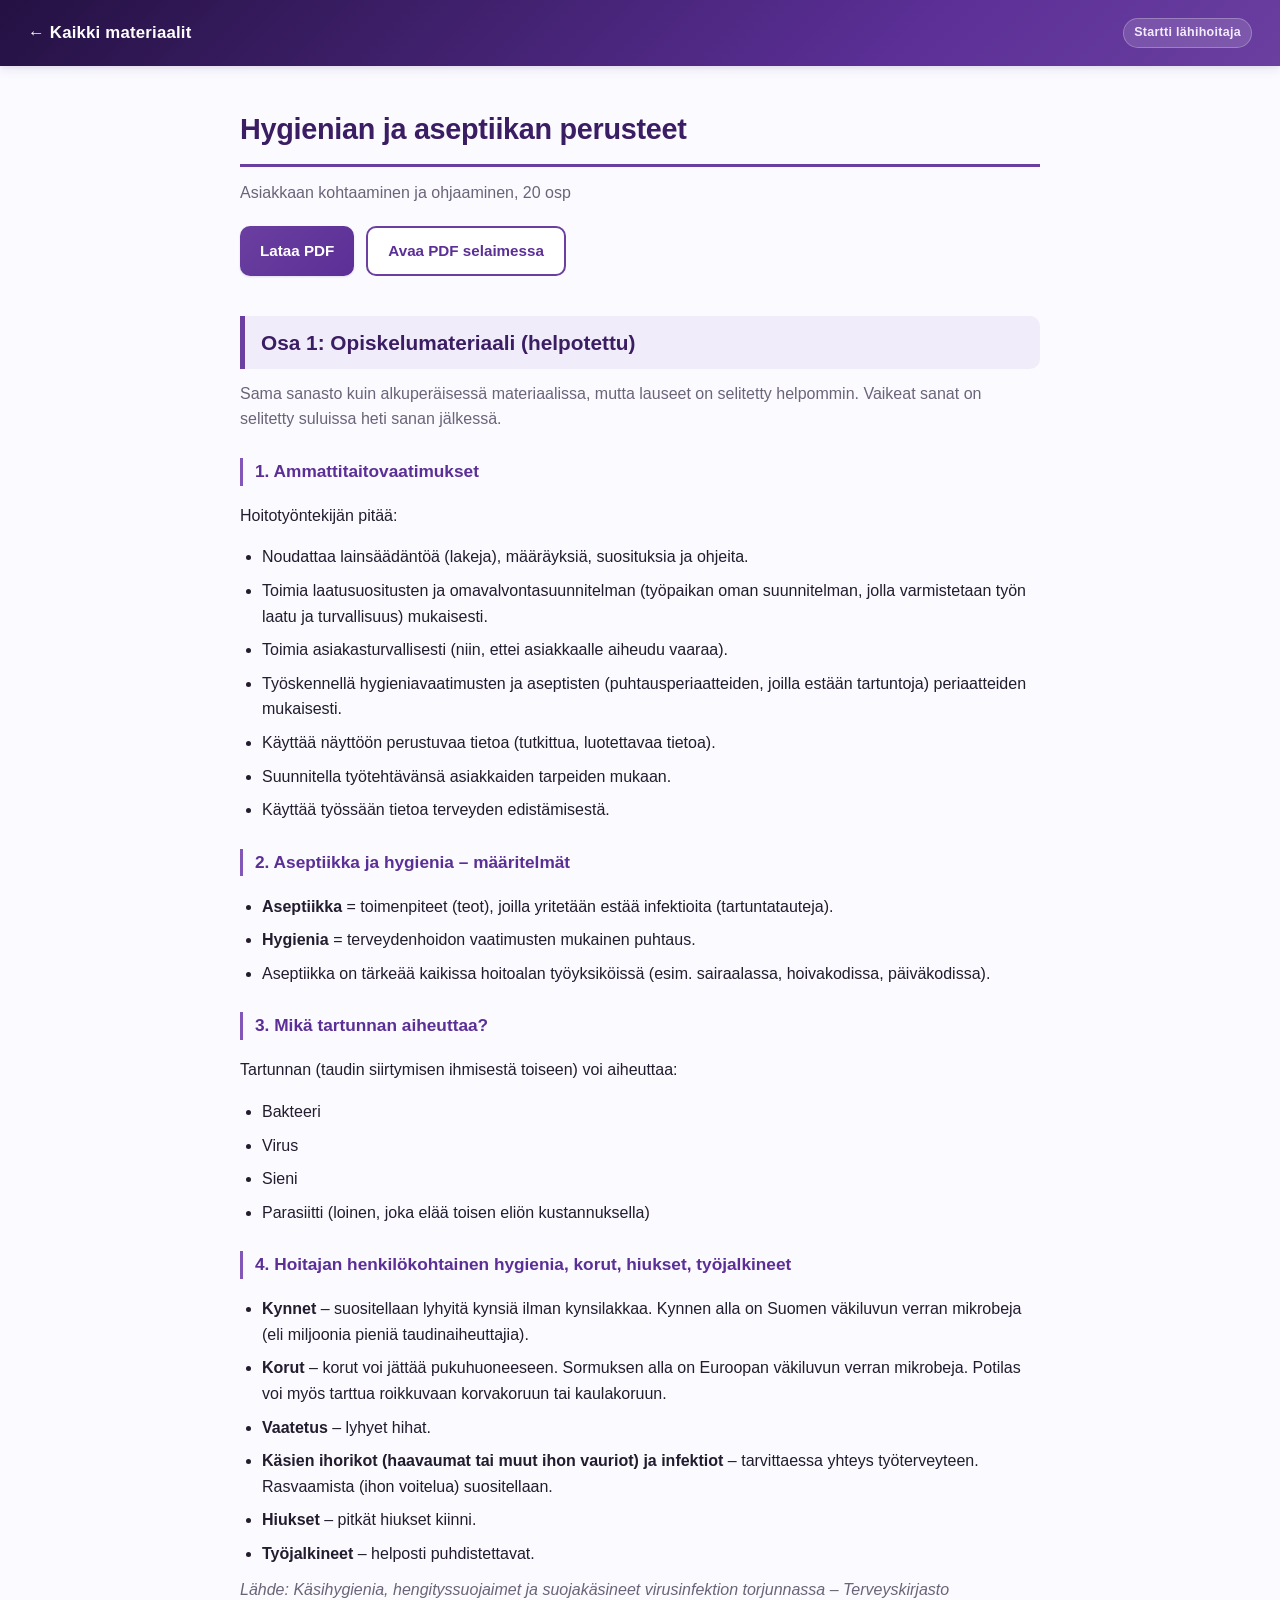
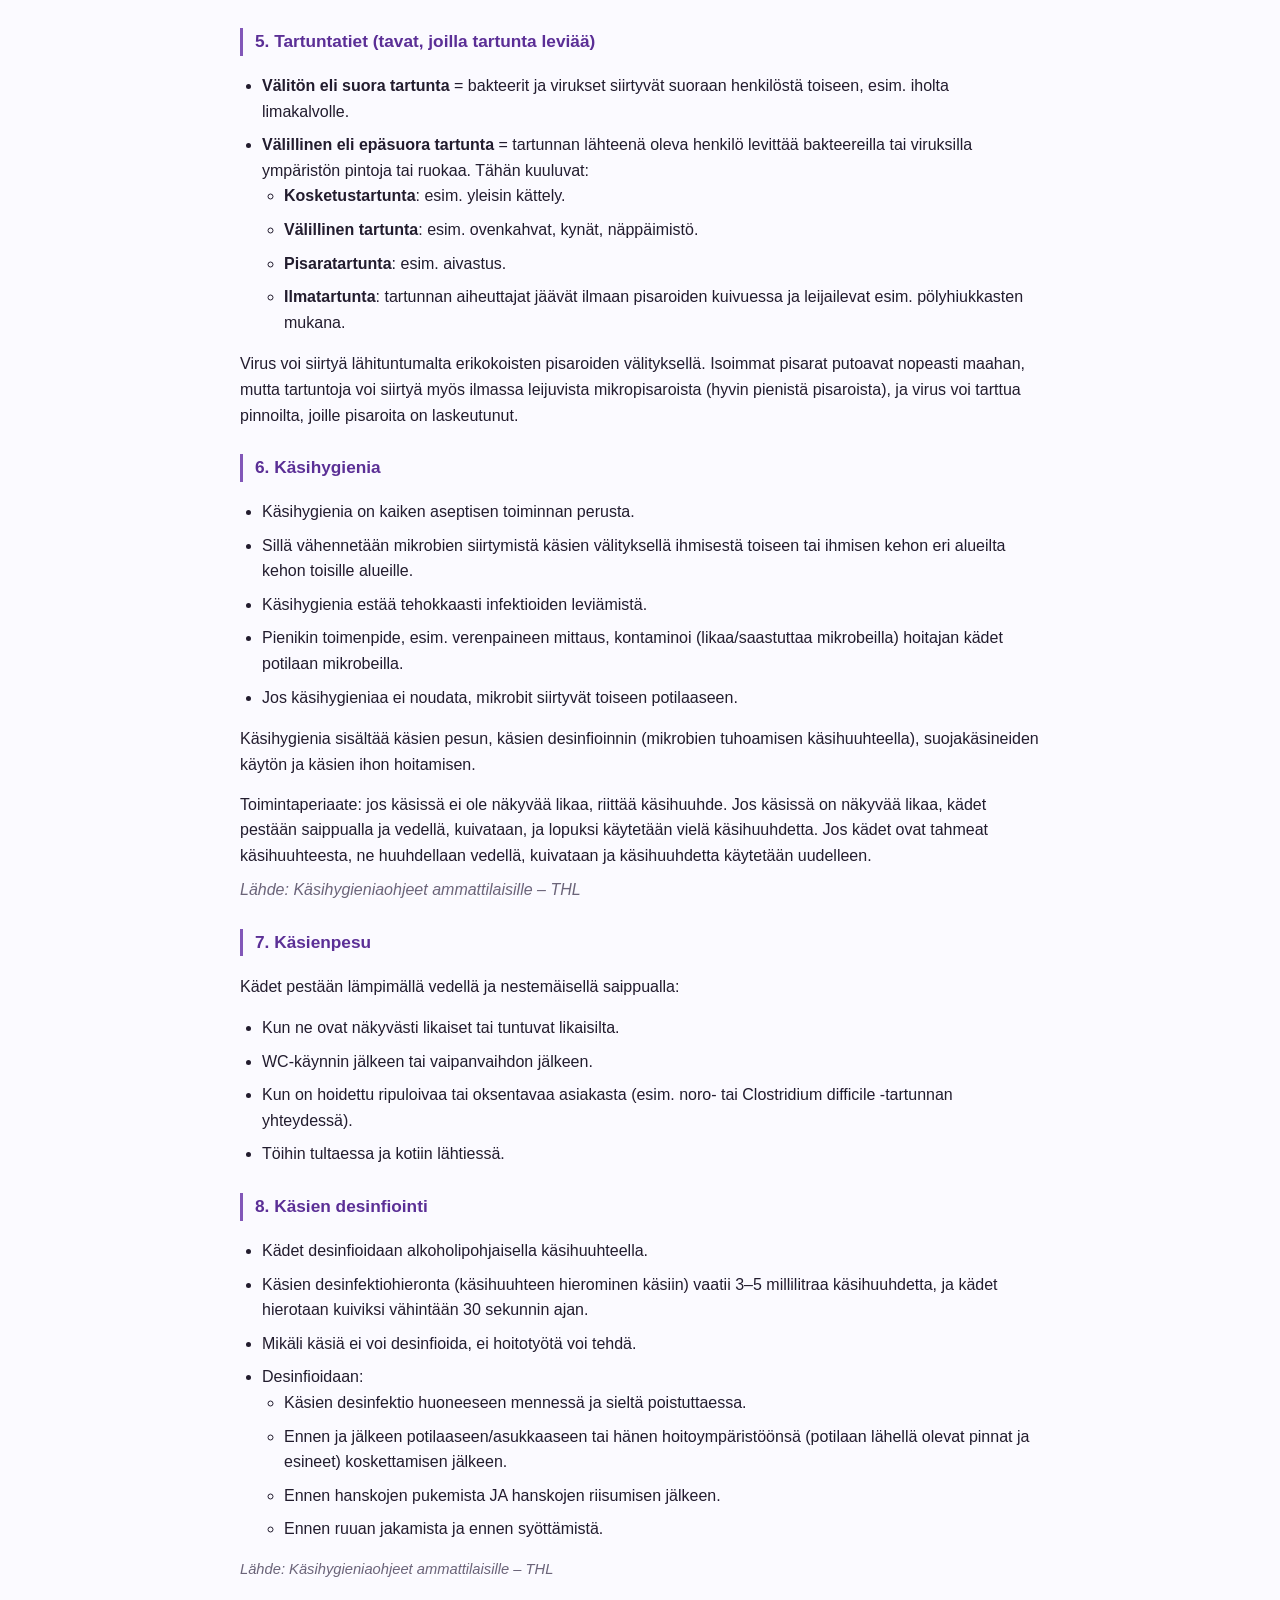
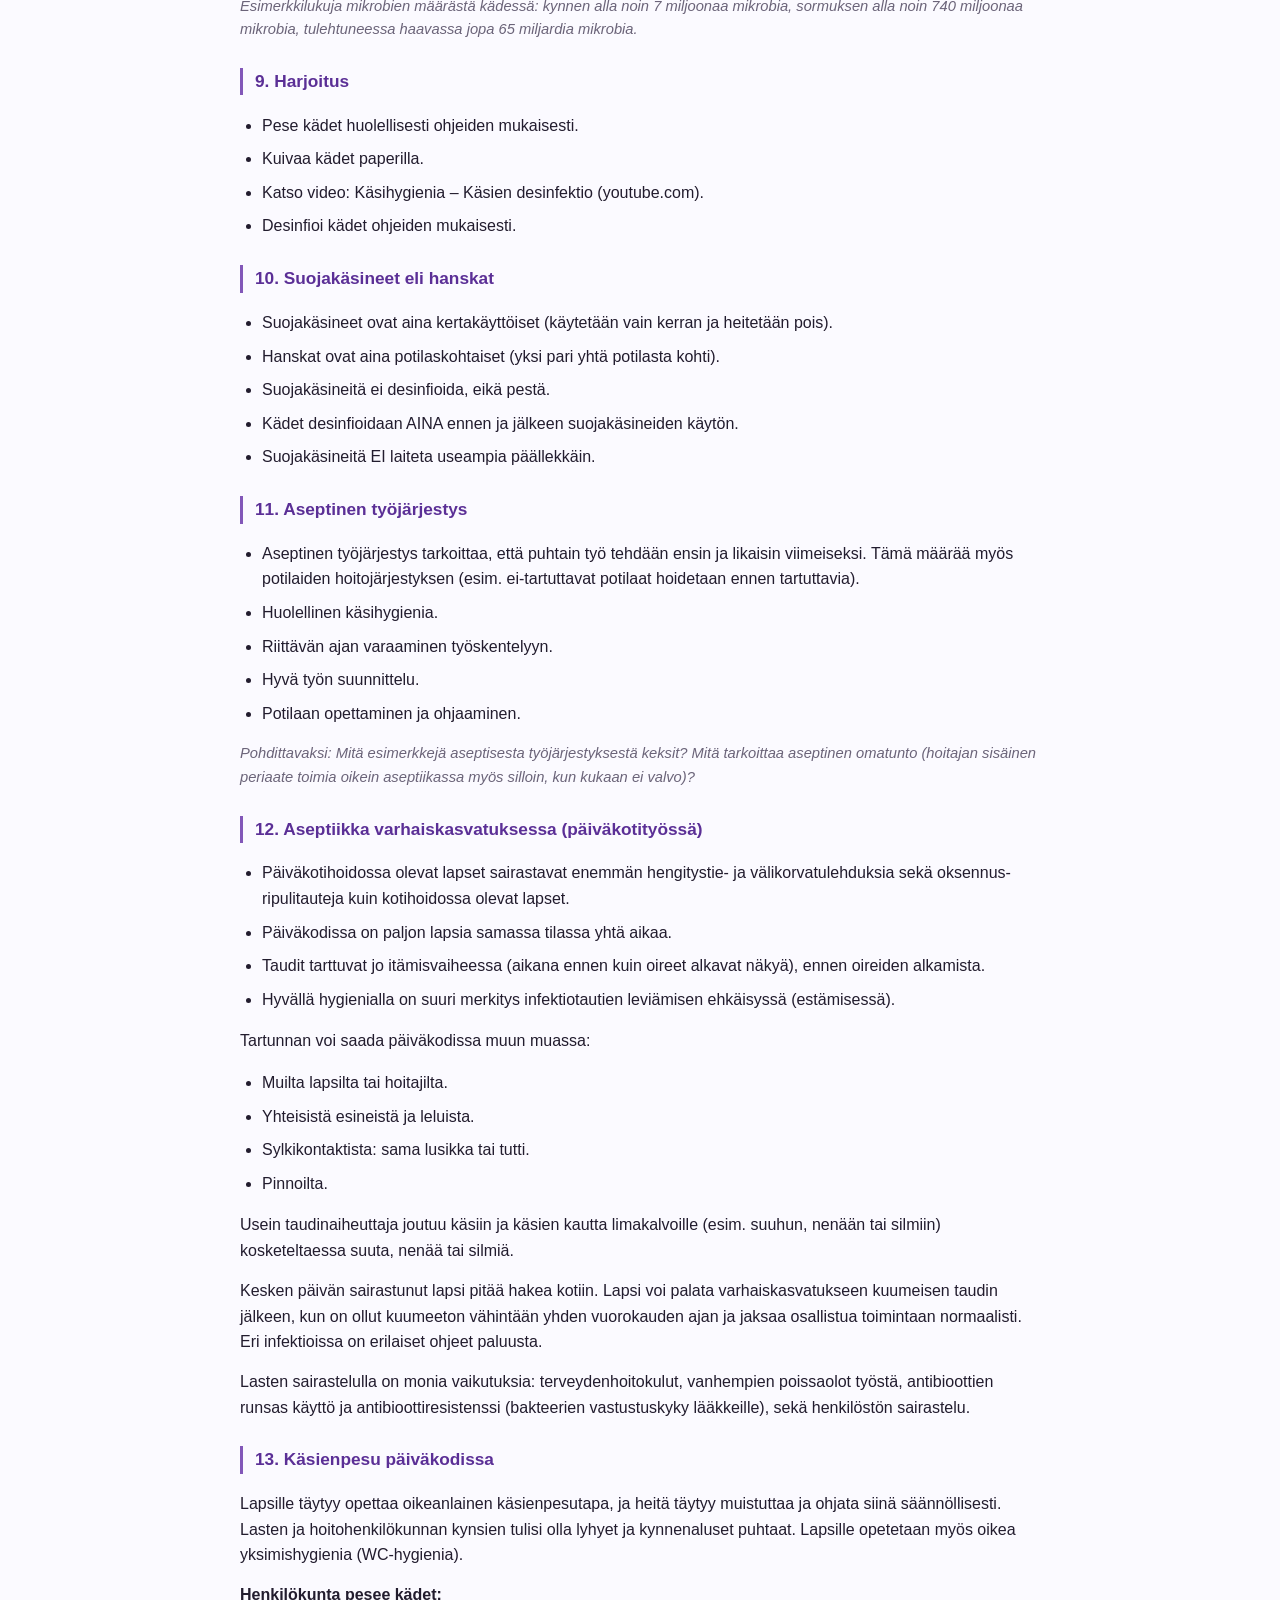
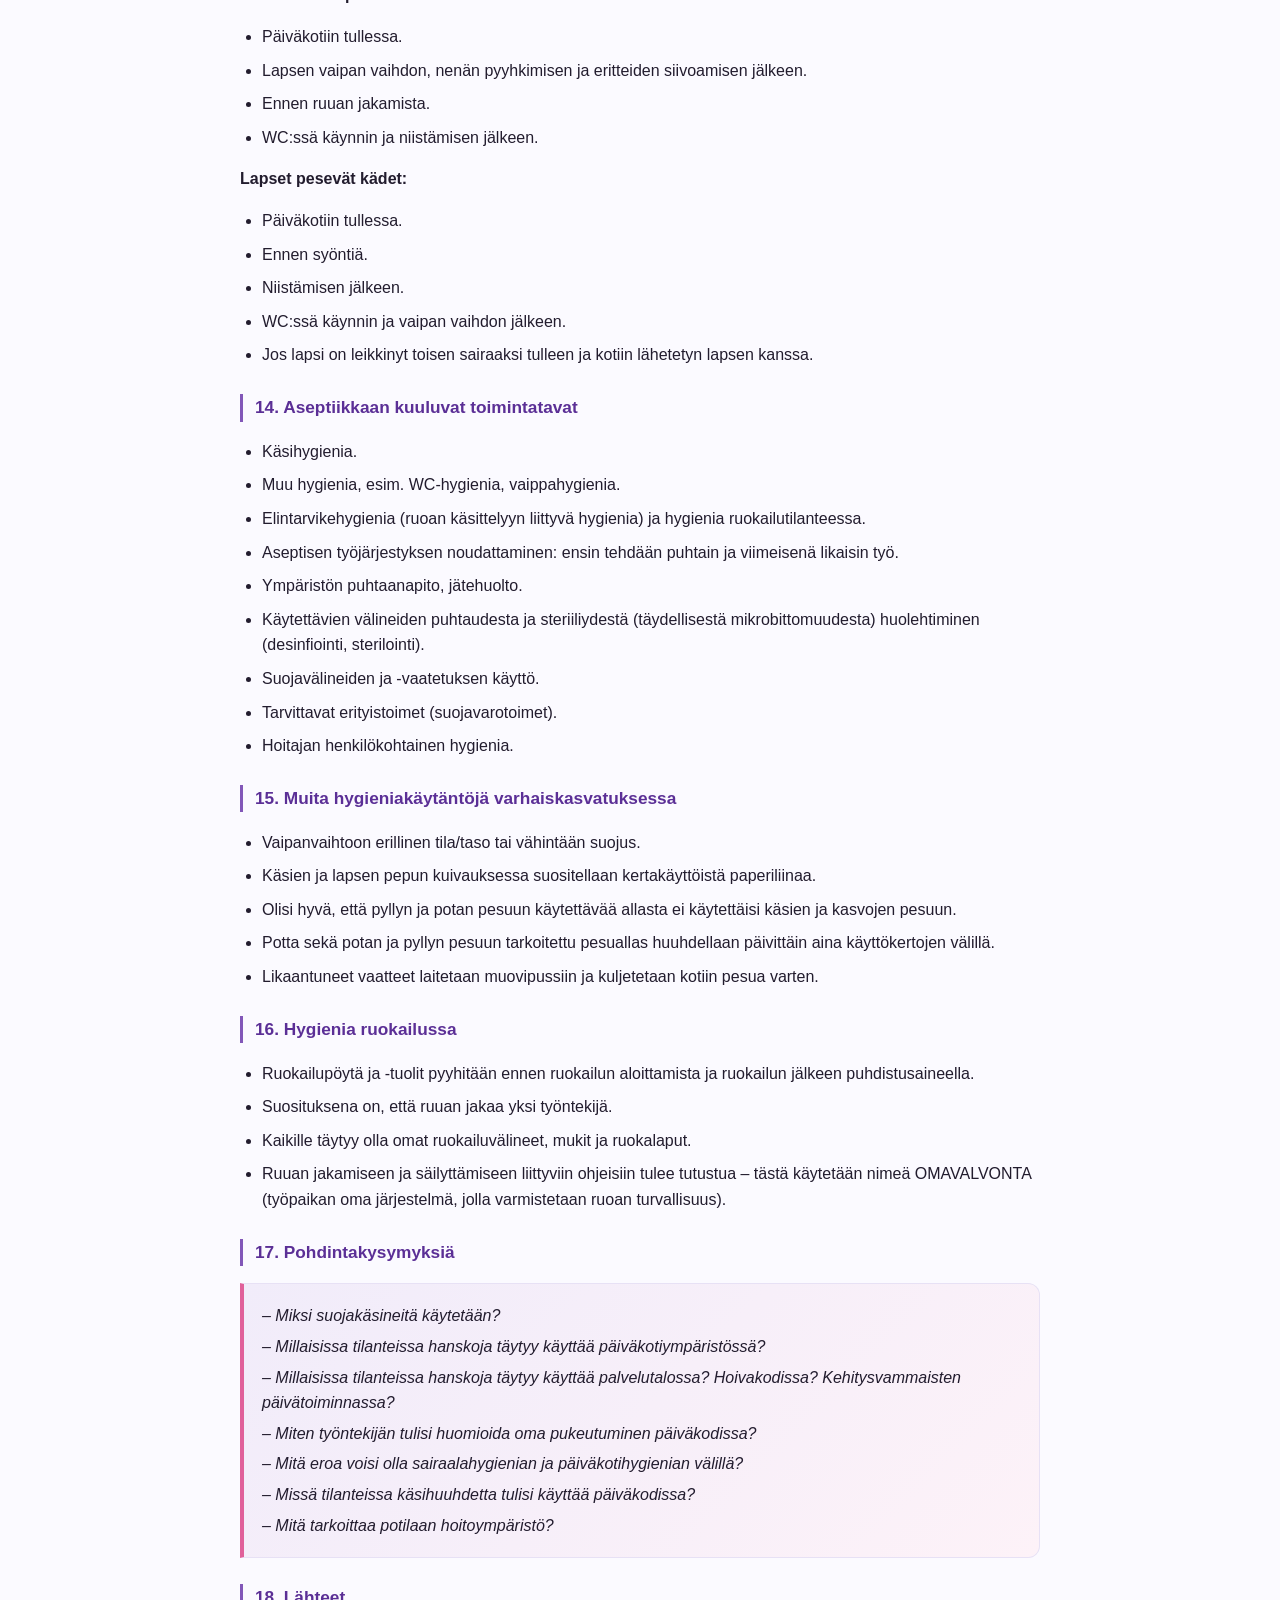
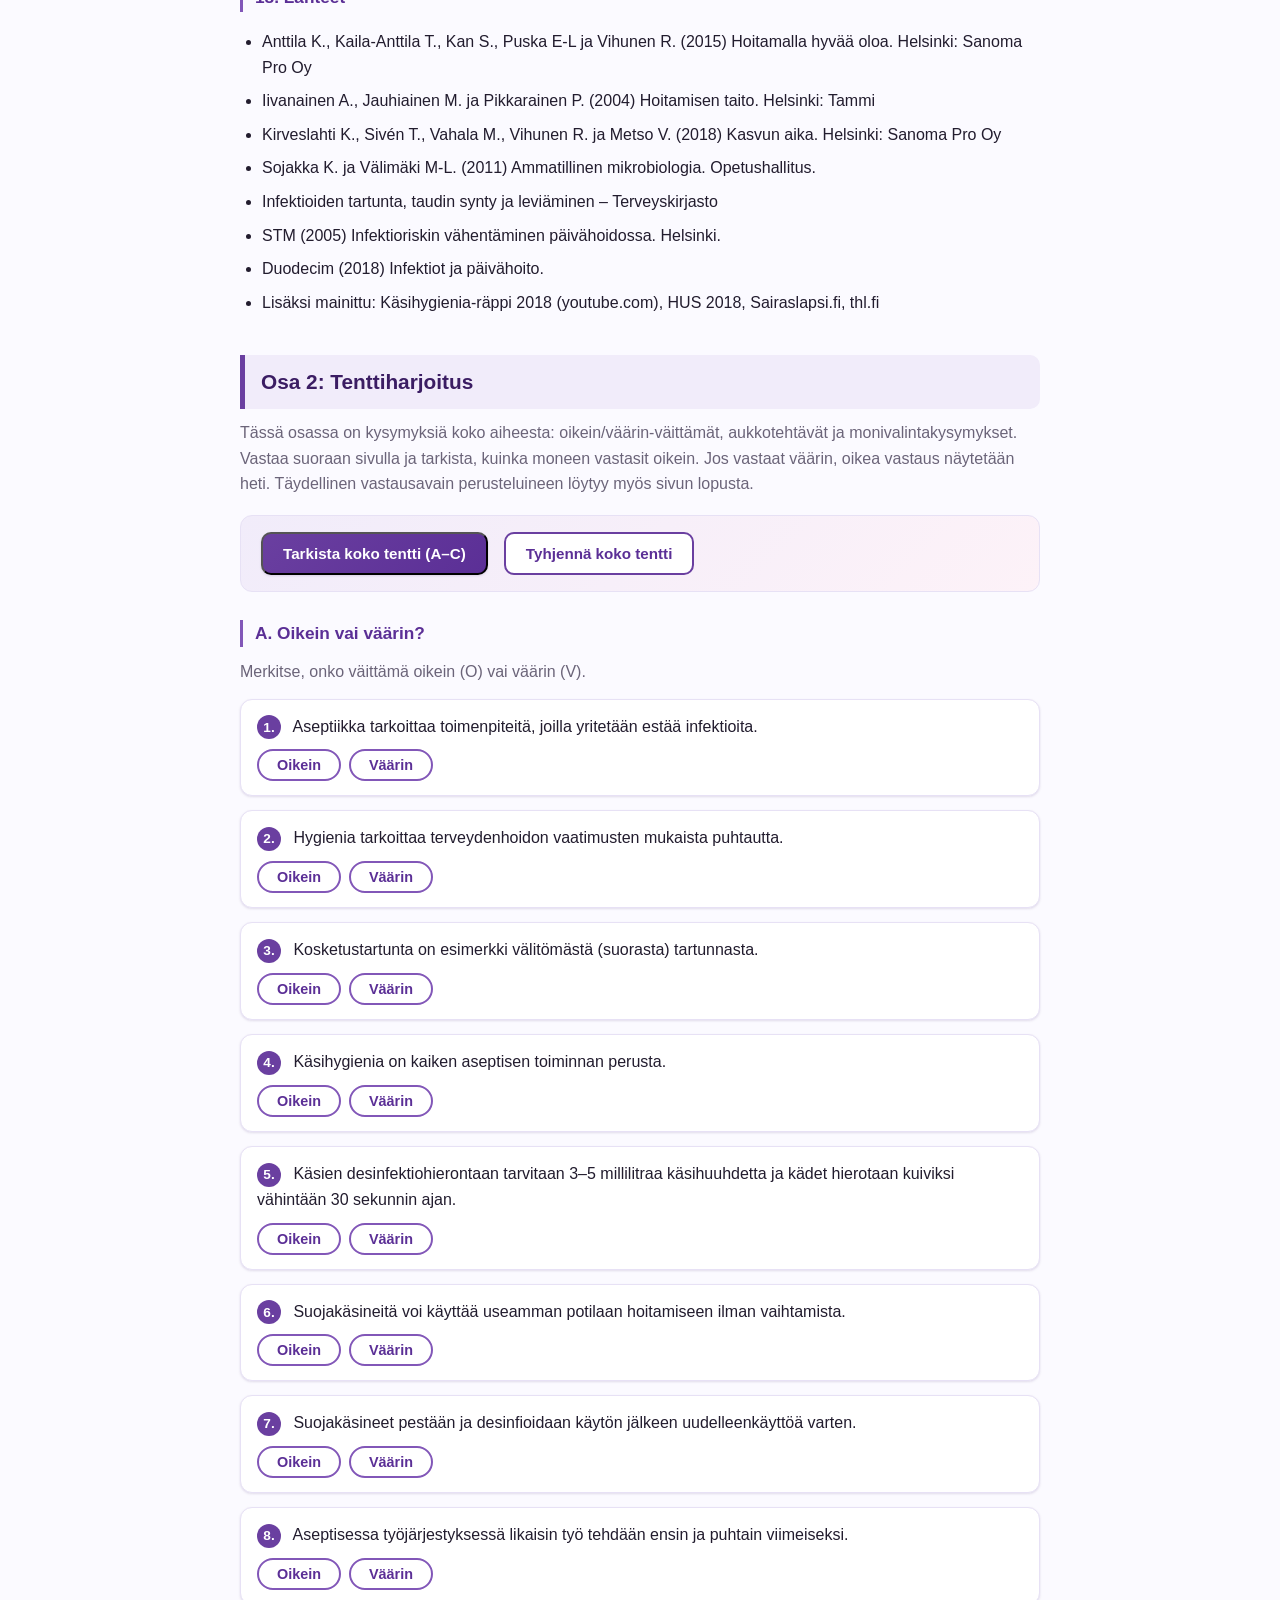
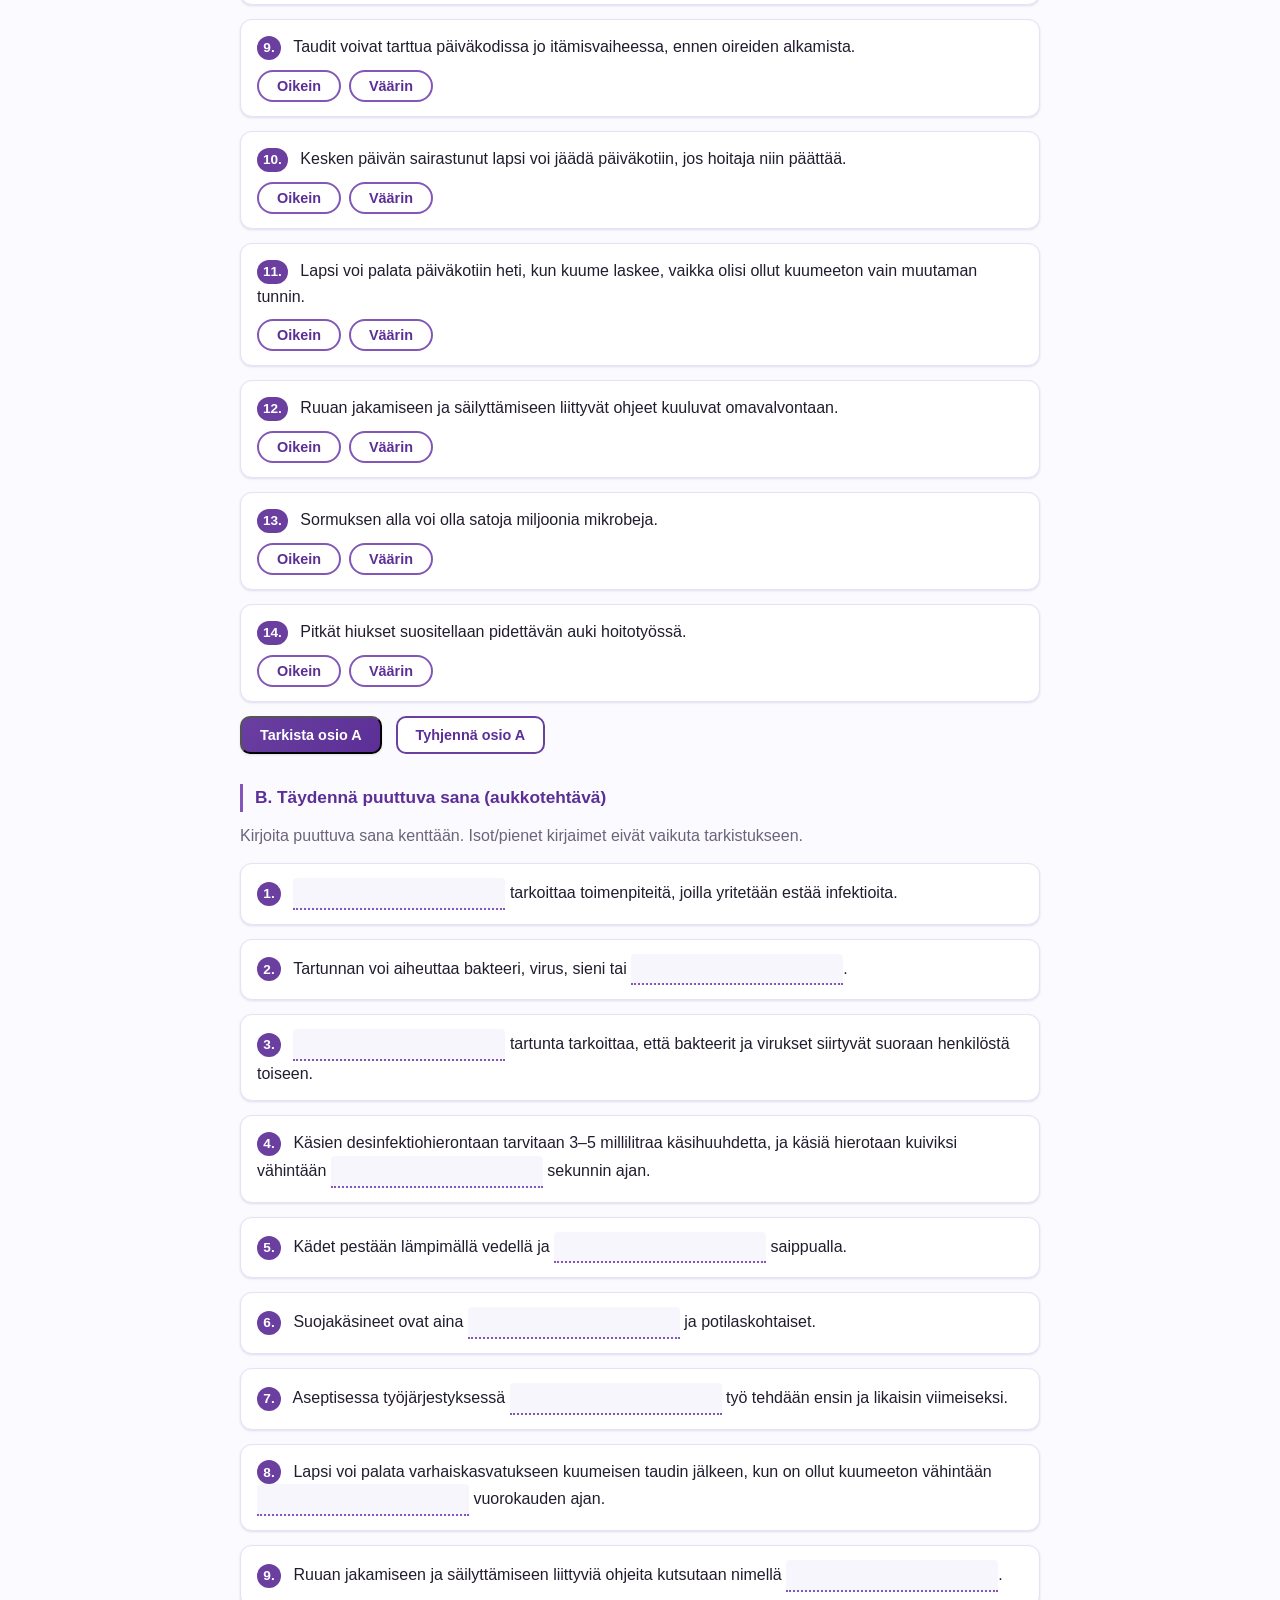
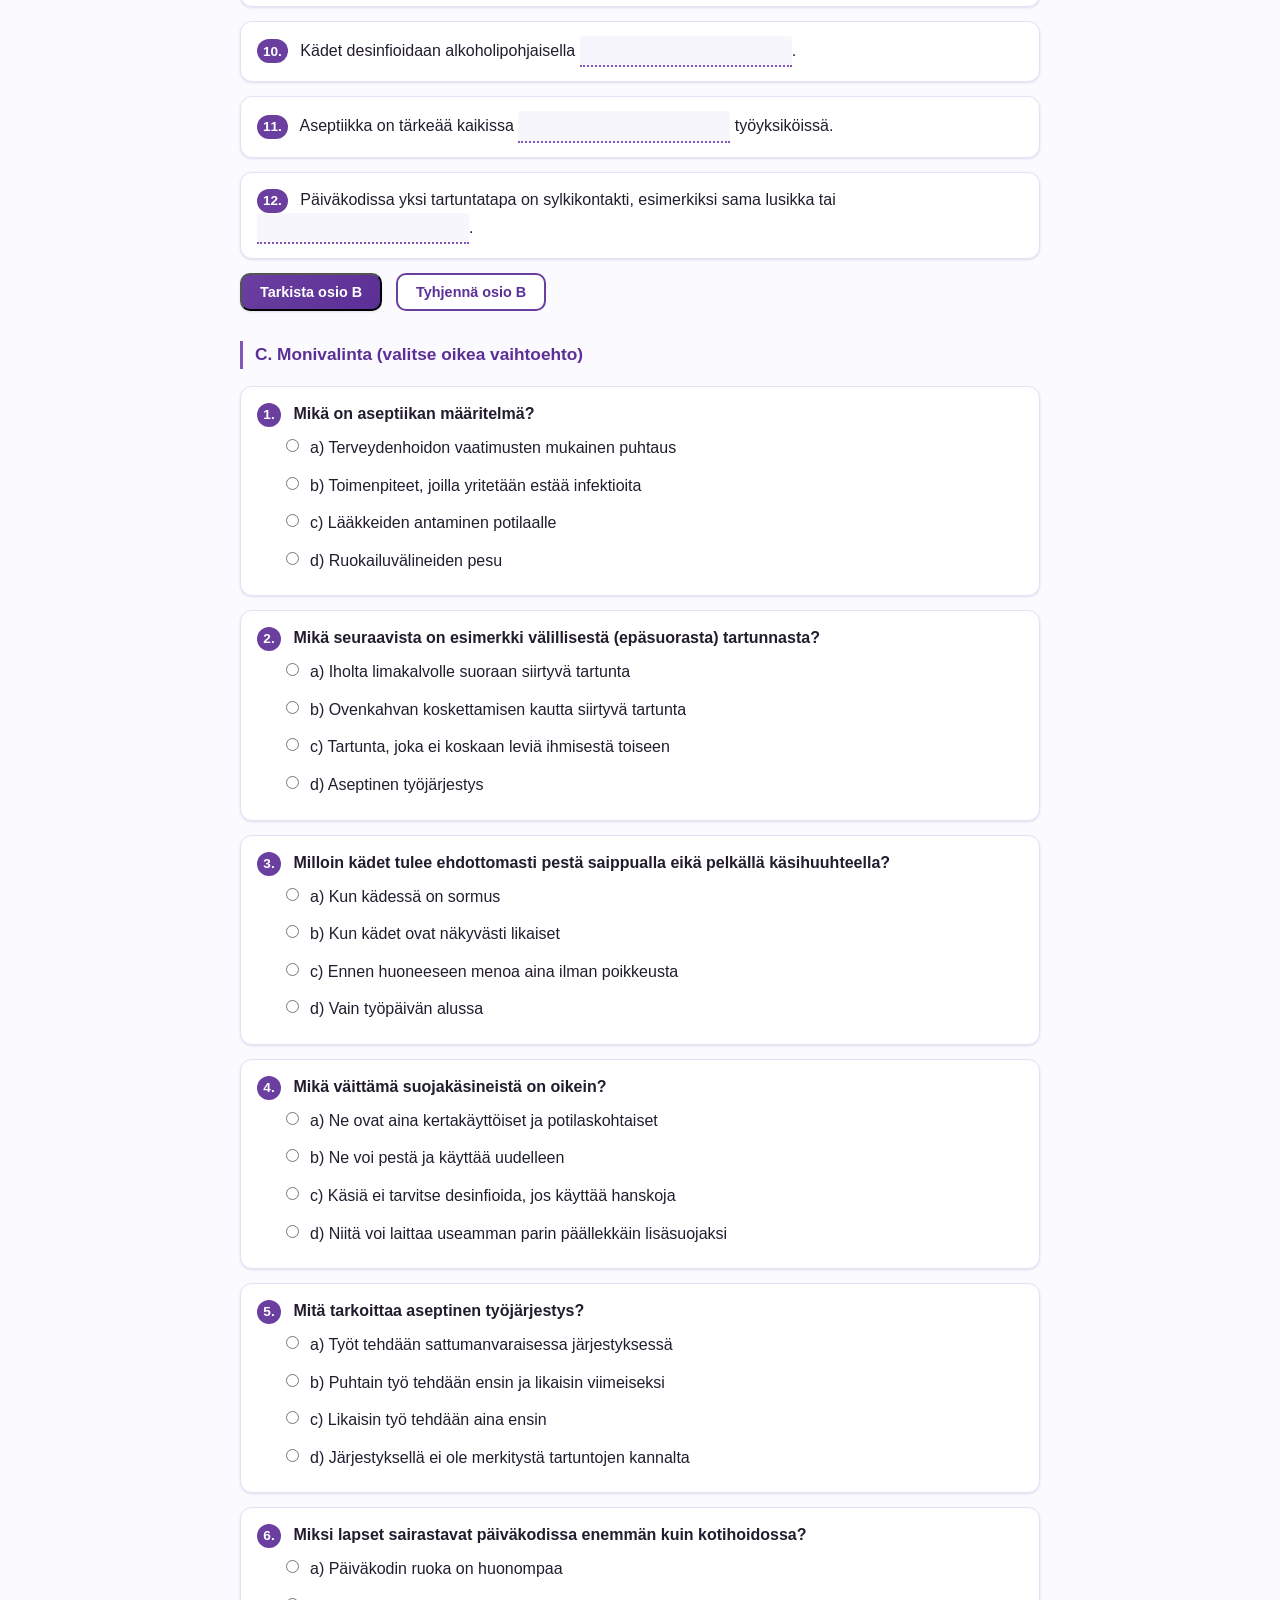
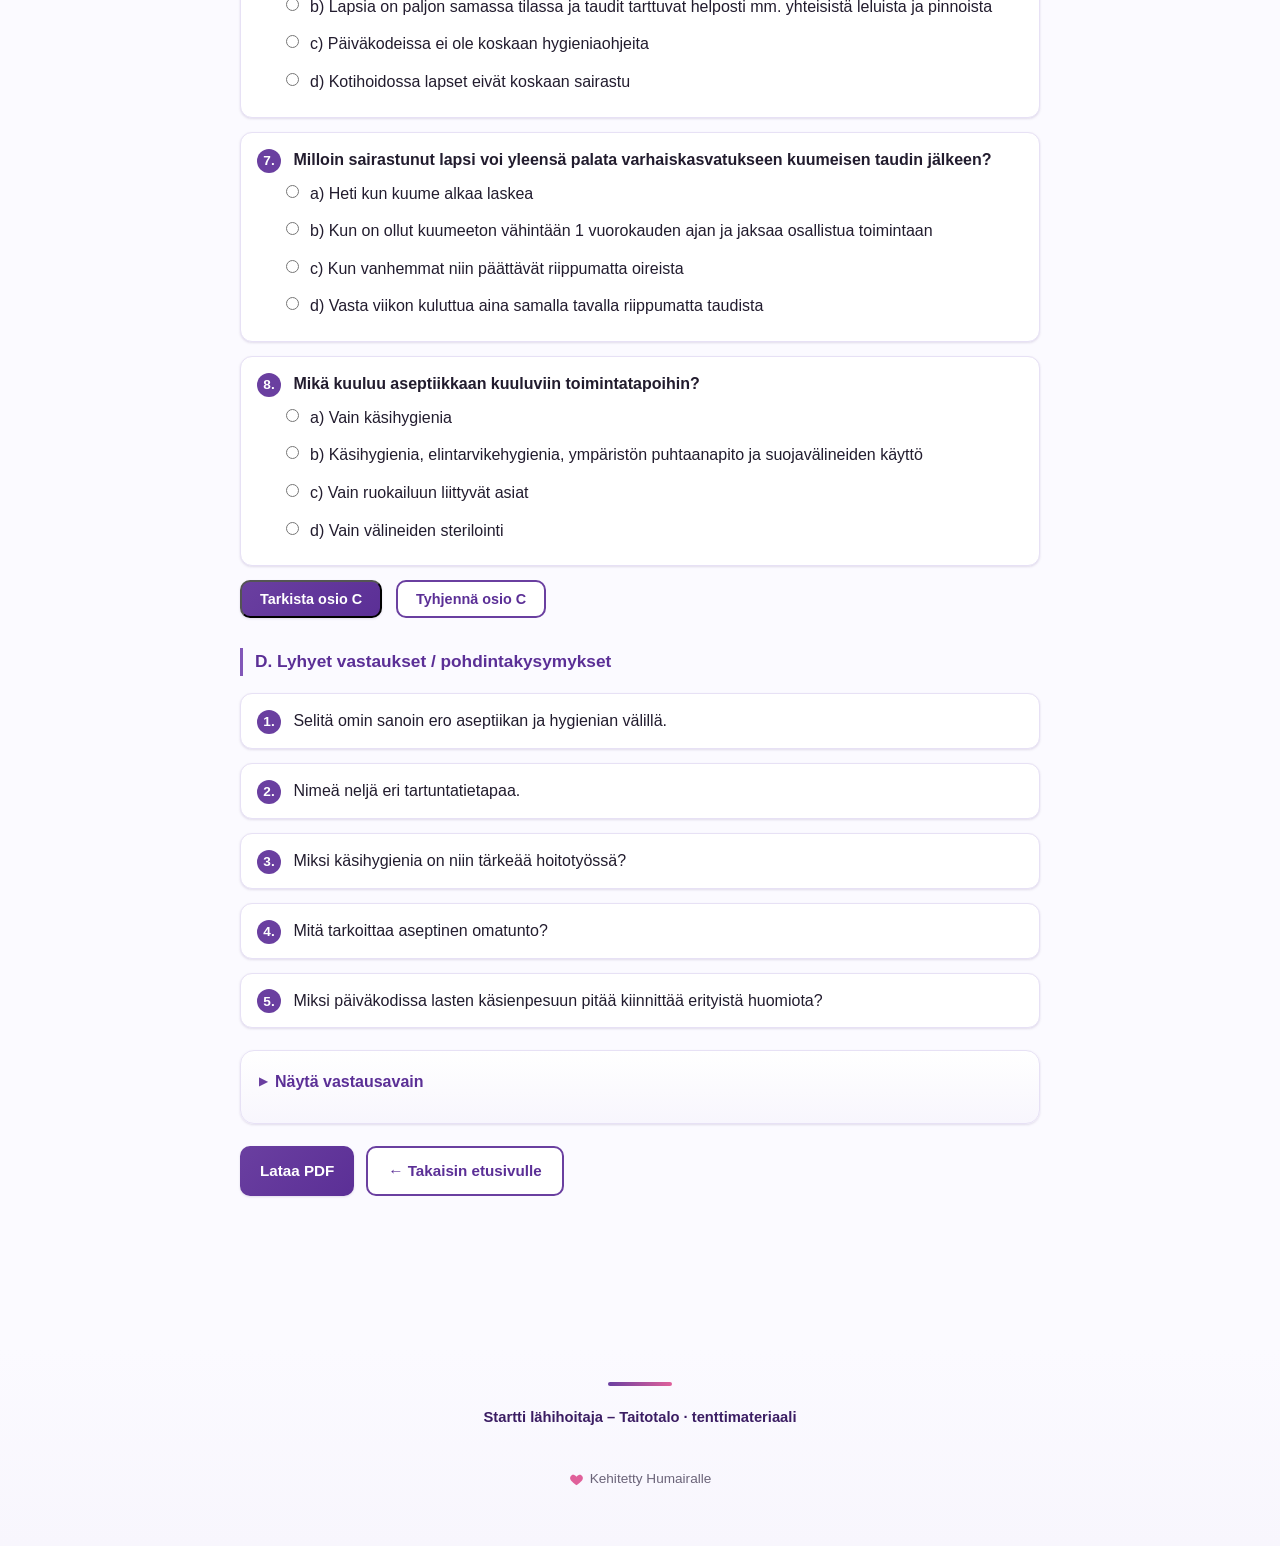
<file: docs/hygienia-aseptiikka.html>
<!DOCTYPE html>
<html lang="fi">
<head>
<meta charset="UTF-8">
<meta name="viewport" content="width=device-width, initial-scale=1">
<title>Hygienian ja aseptiikan perusteet</title>
<link rel="icon" type="image/svg+xml" href="../assets/favicon.svg">
<link rel="stylesheet" href="../assets/style.css">
</head>
<body>

<header class="site-header">
  <a href="../index.html">&larr; Kaikki materiaalit</a>
  <span class="badge">Startti l&auml;hihoitaja</span>
</header>

<main>
  <h1>Hygienian ja aseptiikan perusteet</h1>
  <p class="subtitle">Asiakkaan kohtaaminen ja ohjaaminen, 20 osp</p>

  <div class="download-bar">
    <a class="btn" href="hygienia-aseptiikka.pdf" download>Lataa PDF</a>
    <a class="btn secondary" href="hygienia-aseptiikka.pdf" target="_blank" rel="noopener">Avaa PDF selaimessa</a>
  </div>

  <h2>Osa 1: Opiskelumateriaali (helpotettu)</h2>
  <p class="subtitle">Sama sanasto kuin alkuper&auml;isess&auml; materiaalissa, mutta lauseet on selitetty helpommin. Vaikeat sanat on selitetty suluissa heti sanan j&auml;lkess&auml;.</p>

  <h3>1. Ammattitaitovaatimukset</h3>
  <p>Hoitoty&ouml;ntekij&auml;n pit&auml;&auml;:</p>
  <ul>
    <li>Noudattaa lains&auml;&auml;d&auml;nt&ouml;&auml; (lakeja), m&auml;&auml;r&auml;yksi&auml;, suosituksia ja ohjeita.</li>
    <li>Toimia laatusuositusten ja omavalvontasuunnitelman (ty&ouml;paikan oman suunnitelman, jolla varmistetaan ty&ouml;n laatu ja turvallisuus) mukaisesti.</li>
    <li>Toimia asiakasturvallisesti (niin, ettei asiakkaalle aiheudu vaaraa).</li>
    <li>Ty&ouml;skennell&auml; hygieniavaatimusten ja aseptisten (puhtausperiaatteiden, joilla est&auml;&auml;n tartuntoja) periaatteiden mukaisesti.</li>
    <li>K&auml;ytt&auml;&auml; n&auml;ytt&ouml;&ouml;n perustuvaa tietoa (tutkittua, luotettavaa tietoa).</li>
    <li>Suunnitella ty&ouml;teht&auml;v&auml;ns&auml; asiakkaiden tarpeiden mukaan.</li>
    <li>K&auml;ytt&auml;&auml; ty&ouml;ss&auml;&auml;n tietoa terveyden edist&auml;misest&auml;.</li>
  </ul>

  <h3>2. Aseptiikka ja hygienia &ndash; m&auml;&auml;ritelm&auml;t</h3>
  <ul>
    <li><b>Aseptiikka</b> = toimenpiteet (teot), joilla yritet&auml;&auml;n est&auml;&auml; infektioita (tartuntatauteja).</li>
    <li><b>Hygienia</b> = terveydenhoidon vaatimusten mukainen puhtaus.</li>
    <li>Aseptiikka on t&auml;rke&auml;&auml; kaikissa hoitoalan ty&ouml;yksik&ouml;iss&auml; (esim. sairaalassa, hoivakodissa, p&auml;iv&auml;kodissa).</li>
  </ul>

  <h3>3. Mik&auml; tartunnan aiheuttaa?</h3>
  <p>Tartunnan (taudin siirtymisen ihmisest&auml; toiseen) voi aiheuttaa:</p>
  <ul>
    <li>Bakteeri</li>
    <li>Virus</li>
    <li>Sieni</li>
    <li>Parasiitti (loinen, joka el&auml;&auml; toisen eli&ouml;n kustannuksella)</li>
  </ul>

  <h3>4. Hoitajan henkil&ouml;kohtainen hygienia, korut, hiukset, ty&ouml;jalkineet</h3>
  <ul>
    <li><b>Kynnet</b> &ndash; suositellaan lyhyit&auml; kynsi&auml; ilman kynsilakkaa. Kynnen alla on Suomen v&auml;kiluvun verran mikrobeja (eli miljoonia pieni&auml; taudinaiheuttajia).</li>
    <li><b>Korut</b> &ndash; korut voi j&auml;tt&auml;&auml; pukuhuoneeseen. Sormuksen alla on Euroopan v&auml;kiluvun verran mikrobeja. Potilas voi my&ouml;s tarttua roikkuvaan korvakoruun tai kaulakoruun.</li>
    <li><b>Vaatetus</b> &ndash; lyhyet hihat.</li>
    <li><b>K&auml;sien ihorikot (haavaumat tai muut ihon vauriot) ja infektiot</b> &ndash; tarvittaessa yhteys ty&ouml;terveyteen. Rasvaamista (ihon voitelua) suositellaan.</li>
    <li><b>Hiukset</b> &ndash; pitk&auml;t hiukset kiinni.</li>
    <li><b>Ty&ouml;jalkineet</b> &ndash; helposti puhdistettavat.</li>
  </ul>
  <p class="subtitle"><i>L&auml;hde: K&auml;sihygienia, hengityssuojaimet ja suojak&auml;sineet virusinfektion torjunnassa &ndash; Terveyskirjasto</i></p>

  <h3>5. Tartuntatiet (tavat, joilla tartunta leviää)</h3>
  <ul>
    <li><b>V&auml;lit&ouml;n eli suora tartunta</b> = bakteerit ja virukset siirtyv&auml;t suoraan henkil&ouml;st&auml; toiseen, esim. iholta limakalvolle.</li>
    <li><b>V&auml;lillinen eli ep&auml;suora tartunta</b> = tartunnan l&auml;hteen&auml; oleva henkil&ouml; levitt&auml;&auml; bakteereilla tai viruksilla ymp&auml;rist&ouml;n pintoja tai ruokaa. T&auml;h&auml;n kuuluvat:
      <ul>
        <li><b>Kosketustartunta</b>: esim. yleisin k&auml;ttely.</li>
        <li><b>V&auml;lillinen tartunta</b>: esim. ovenkahvat, kyn&auml;t, n&auml;pp&auml;imist&ouml;.</li>
        <li><b>Pisaratartunta</b>: esim. aivastus.</li>
        <li><b>Ilmatartunta</b>: tartunnan aiheuttajat j&auml;&auml;v&auml;t ilmaan pisaroiden kuivuessa ja leijailevat esim. p&ouml;lyhiukkasten mukana.</li>
      </ul>
    </li>
  </ul>
  <p>Virus voi siirty&auml; l&auml;hituntumalta erikokoisten pisaroiden v&auml;lityksell&auml;. Isoimmat pisarat putoavat nopeasti maahan, mutta tartuntoja voi siirty&auml; my&ouml;s ilmassa leijuvista mikropisaroista (hyvin pienist&auml; pisaroista), ja virus voi tarttua pinnoilta, joille pisaroita on laskeutunut.</p>

  <h3>6. K&auml;sihygienia</h3>
  <ul>
    <li>K&auml;sihygienia on kaiken aseptisen toiminnan perusta.</li>
    <li>Sill&auml; v&auml;hennet&auml;&auml;n mikrobien siirtymist&auml; k&auml;sien v&auml;lityksell&auml; ihmisest&auml; toiseen tai ihmisen kehon eri alueilta kehon toisille alueille.</li>
    <li>K&auml;sihygienia est&auml;&auml; tehokkaasti infektioiden levi&auml;mist&auml;.</li>
    <li>Pienikin toimenpide, esim. verenpaineen mittaus, kontaminoi (likaa/saastuttaa mikrobeilla) hoitajan k&auml;det potilaan mikrobeilla.</li>
    <li>Jos k&auml;sihygieniaa ei noudata, mikrobit siirtyv&auml;t toiseen potilaaseen.</li>
  </ul>
  <p>K&auml;sihygienia sis&auml;lt&auml;&auml; k&auml;sien pesun, k&auml;sien desinfioinnin (mikrobien tuhoamisen k&auml;sihuuhteella), suojak&auml;sineiden k&auml;yt&ouml;n ja k&auml;sien ihon hoitamisen.</p>
  <p>Toimintaperiaate: jos k&auml;siss&auml; ei ole n&auml;kyv&auml;&auml; likaa, riitt&auml;&auml; k&auml;sihuuhde. Jos k&auml;siss&auml; on n&auml;kyv&auml;&auml; likaa, k&auml;det pest&auml;&auml;n saippualla ja vedell&auml;, kuivataan, ja lopuksi k&auml;ytet&auml;&auml;n viel&auml; k&auml;sihuuhdetta. Jos k&auml;det ovat tahmeat k&auml;sihuuhteesta, ne huuhdellaan vedell&auml;, kuivataan ja k&auml;sihuuhdetta k&auml;ytet&auml;&auml;n uudelleen.</p>
  <p class="subtitle"><i>L&auml;hde: K&auml;sihygieniaohjeet ammattilaisille &ndash; THL</i></p>

  <h3>7. K&auml;sienpesu</h3>
  <p>K&auml;det pest&auml;&auml;n l&auml;mpim&auml;ll&auml; vedell&auml; ja nestem&auml;isell&auml; saippualla:</p>
  <ul>
    <li>Kun ne ovat n&auml;kyv&auml;sti likaiset tai tuntuvat likaisilta.</li>
    <li>WC-k&auml;ynnin j&auml;lkeen tai vaipanvaihdon j&auml;lkeen.</li>
    <li>Kun on hoidettu ripuloivaa tai oksentavaa asiakasta (esim. noro- tai Clostridium difficile -tartunnan yhteydess&auml;).</li>
    <li>T&ouml;ihin tultaessa ja kotiin l&auml;htiess&auml;.</li>
  </ul>

  <h3>8. K&auml;sien desinfiointi</h3>
  <ul>
    <li>K&auml;det desinfioidaan alkoholipohjaisella k&auml;sihuuhteella.</li>
    <li>K&auml;sien desinfektiohieronta (k&auml;sihuuhteen hierominen k&auml;siin) vaatii 3&ndash;5 millilitraa k&auml;sihuuhdetta, ja k&auml;det hierotaan kuiviksi v&auml;hint&auml;&auml;n 30 sekunnin ajan.</li>
    <li>Mik&auml;li k&auml;si&auml; ei voi desinfioida, ei hoitoty&ouml;t&auml; voi tehd&auml;.</li>
    <li>Desinfioidaan:
      <ul>
        <li>K&auml;sien desinfektio huoneeseen menness&auml; ja sielt&auml; poistuttaessa.</li>
        <li>Ennen ja j&auml;lkeen potilaaseen/asukkaaseen tai h&auml;nen hoitoymp&auml;rist&ouml;&ouml;ns&auml; (potilaan l&auml;hell&auml; olevat pinnat ja esineet) koskettamisen j&auml;lkeen.</li>
        <li>Ennen hanskojen pukemista JA hanskojen riisumisen j&auml;lkeen.</li>
        <li>Ennen ruuan jakamista ja ennen sy&ouml;tt&auml;mist&auml;.</li>
      </ul>
    </li>
  </ul>
  <p class="explain">L&auml;hde: K&auml;sihygieniaohjeet ammattilaisille &ndash; THL</p>
  <p class="explain">Esimerkkilukuja mikrobien m&auml;&auml;r&auml;st&auml; k&auml;dess&auml;: kynnen alla noin 7 miljoonaa mikrobia, sormuksen alla noin 740 miljoonaa mikrobia, tulehtuneessa haavassa jopa 65 miljardia mikrobia.</p>

  <h3>9. Harjoitus</h3>
  <ul>
    <li>Pese k&auml;det huolellisesti ohjeiden mukaisesti.</li>
    <li>Kuivaa k&auml;det paperilla.</li>
    <li>Katso video: K&auml;sihygienia &ndash; K&auml;sien desinfektio (youtube.com).</li>
    <li>Desinfioi k&auml;det ohjeiden mukaisesti.</li>
  </ul>

  <h3>10. Suojak&auml;sineet eli hanskat</h3>
  <ul>
    <li>Suojak&auml;sineet ovat aina kertak&auml;ytt&ouml;iset (k&auml;ytet&auml;&auml;n vain kerran ja heitet&auml;&auml;n pois).</li>
    <li>Hanskat ovat aina potilaskohtaiset (yksi pari yht&auml; potilasta kohti).</li>
    <li>Suojak&auml;sineit&auml; ei desinfioida, eik&auml; pest&auml;.</li>
    <li>K&auml;det desinfioidaan AINA ennen ja j&auml;lkeen suojak&auml;sineiden k&auml;yt&ouml;n.</li>
    <li>Suojak&auml;sineit&auml; EI laiteta useampia p&auml;&auml;llekk&auml;in.</li>
  </ul>

  <h3>11. Aseptinen ty&ouml;j&auml;rjestys</h3>
  <ul>
    <li>Aseptinen ty&ouml;j&auml;rjestys tarkoittaa, ett&auml; puhtain ty&ouml; tehd&auml;&auml;n ensin ja likaisin viimeiseksi. T&auml;m&auml; m&auml;&auml;r&auml;&auml; my&ouml;s potilaiden hoitoj&auml;rjestyksen (esim. ei-tartuttavat potilaat hoidetaan ennen tartuttavia).</li>
    <li>Huolellinen k&auml;sihygienia.</li>
    <li>Riitt&auml;v&auml;n ajan varaaminen ty&ouml;skentelyyn.</li>
    <li>Hyv&auml; ty&ouml;n suunnittelu.</li>
    <li>Potilaan opettaminen ja ohjaaminen.</li>
  </ul>
  <p class="explain"><i>Pohdittavaksi: Mit&auml; esimerkkej&auml; aseptisesta ty&ouml;j&auml;rjestyksest&auml; keksit? Mit&auml; tarkoittaa aseptinen omatunto (hoitajan sis&auml;inen periaate toimia oikein aseptiikassa my&ouml;s silloin, kun kukaan ei valvo)?</i></p>

  <h3>12. Aseptiikka varhaiskasvatuksessa (p&auml;iv&auml;kotity&ouml;ss&auml;)</h3>
  <ul>
    <li>P&auml;iv&auml;kotihoidossa olevat lapset sairastavat enemm&auml;n hengitystie- ja v&auml;likorvatulehduksia sek&auml; oksennus-ripulitauteja kuin kotihoidossa olevat lapset.</li>
    <li>P&auml;iv&auml;kodissa on paljon lapsia samassa tilassa yht&auml; aikaa.</li>
    <li>Taudit tarttuvat jo it&auml;misvaiheessa (aikana ennen kuin oireet alkavat n&auml;ky&auml;), ennen oireiden alkamista.</li>
    <li>Hyv&auml;ll&auml; hygienialla on suuri merkitys infektiotautien levi&auml;misen ehk&auml;isyss&auml; (est&auml;misess&auml;).</li>
  </ul>
  <p>Tartunnan voi saada p&auml;iv&auml;kodissa muun muassa:</p>
  <ul>
    <li>Muilta lapsilta tai hoitajilta.</li>
    <li>Yhteisist&auml; esineist&auml; ja leluista.</li>
    <li>Sylkikontaktista: sama lusikka tai tutti.</li>
    <li>Pinnoilta.</li>
  </ul>
  <p>Usein taudinaiheuttaja joutuu k&auml;siin ja k&auml;sien kautta limakalvoille (esim. suuhun, nen&auml;&auml;n tai silmiin) kosketeltaessa suuta, nen&auml;&auml; tai silmi&auml;.</p>
  <p>Kesken p&auml;iv&auml;n sairastunut lapsi pit&auml;&auml; hakea kotiin. Lapsi voi palata varhaiskasvatukseen kuumeisen taudin j&auml;lkeen, kun on ollut kuumeeton v&auml;hint&auml;&auml;n yhden vuorokauden ajan ja jaksaa osallistua toimintaan normaalisti. Eri infektioissa on erilaiset ohjeet paluusta.</p>
  <p>Lasten sairastelulla on monia vaikutuksia: terveydenhoitokulut, vanhempien poissaolot ty&ouml;st&auml;, antibioottien runsas k&auml;ytt&ouml; ja antibioottiresistenssi (bakteerien vastustuskyky l&auml;&auml;kkeille), sek&auml; henkil&ouml;st&ouml;n sairastelu.</p>

  <h3>13. K&auml;sienpesu p&auml;iv&auml;kodissa</h3>
  <p>Lapsille t&auml;ytyy opettaa oikeanlainen k&auml;sienpesutapa, ja heit&auml; t&auml;ytyy muistuttaa ja ohjata siin&auml; s&auml;&auml;nn&ouml;llisesti. Lasten ja hoitohenkil&ouml;kunnan kynsien tulisi olla lyhyet ja kynnenaluset puhtaat. Lapsille opetetaan my&ouml;s oikea yksimishygienia (WC-hygienia).</p>
  <p><b>Henkil&ouml;kunta pesee k&auml;det:</b></p>
  <ul>
    <li>P&auml;iv&auml;kotiin tullessa.</li>
    <li>Lapsen vaipan vaihdon, nen&auml;n pyyhkimisen ja eritteiden siivoamisen j&auml;lkeen.</li>
    <li>Ennen ruuan jakamista.</li>
    <li>WC:ss&auml; k&auml;ynnin ja niist&auml;misen j&auml;lkeen.</li>
  </ul>
  <p><b>Lapset pesev&auml;t k&auml;det:</b></p>
  <ul>
    <li>P&auml;iv&auml;kotiin tullessa.</li>
    <li>Ennen sy&ouml;nti&auml;.</li>
    <li>Niist&auml;misen j&auml;lkeen.</li>
    <li>WC:ss&auml; k&auml;ynnin ja vaipan vaihdon j&auml;lkeen.</li>
    <li>Jos lapsi on leikkinyt toisen sairaaksi tulleen ja kotiin l&auml;hetetyn lapsen kanssa.</li>
  </ul>

  <h3>14. Aseptiikkaan kuuluvat toimintatavat</h3>
  <ul>
    <li>K&auml;sihygienia.</li>
    <li>Muu hygienia, esim. WC-hygienia, vaippahygienia.</li>
    <li>Elintarvikehygienia (ruoan k&auml;sittelyyn liittyv&auml; hygienia) ja hygienia ruokailutilanteessa.</li>
    <li>Aseptisen ty&ouml;j&auml;rjestyksen noudattaminen: ensin tehd&auml;&auml;n puhtain ja viimeisen&auml; likaisin ty&ouml;.</li>
    <li>Ymp&auml;rist&ouml;n puhtaanapito, j&auml;tehuolto.</li>
    <li>K&auml;ytett&auml;vien v&auml;lineiden puhtaudesta ja steriiliydest&auml; (t&auml;ydellisest&auml; mikrobittomuudesta) huolehtiminen (desinfiointi, sterilointi).</li>
    <li>Suojav&auml;lineiden ja -vaatetuksen k&auml;ytt&ouml;.</li>
    <li>Tarvittavat erityistoimet (suojavarotoimet).</li>
    <li>Hoitajan henkil&ouml;kohtainen hygienia.</li>
  </ul>

  <h3>15. Muita hygieniak&auml;yt&auml;nt&ouml;j&auml; varhaiskasvatuksessa</h3>
  <ul>
    <li>Vaipanvaihtoon erillinen tila/taso tai v&auml;hint&auml;&auml;n suojus.</li>
    <li>K&auml;sien ja lapsen pepun kuivauksessa suositellaan kertak&auml;ytt&ouml;ist&auml; paperiliinaa.</li>
    <li>Olisi hyv&auml;, ett&auml; pyllyn ja potan pesuun k&auml;ytett&auml;v&auml;&auml; allasta ei k&auml;ytett&auml;isi k&auml;sien ja kasvojen pesuun.</li>
    <li>Potta sek&auml; potan ja pyllyn pesuun tarkoitettu pesuallas huuhdellaan p&auml;ivitt&auml;in aina k&auml;ytt&ouml;kertojen v&auml;lill&auml;.</li>
    <li>Likaantuneet vaatteet laitetaan muovipussiin ja kuljetetaan kotiin pesua varten.</li>
  </ul>

  <h3>16. Hygienia ruokailussa</h3>
  <ul>
    <li>Ruokailup&ouml;yt&auml; ja -tuolit pyyhit&auml;&auml;n ennen ruokailun aloittamista ja ruokailun j&auml;lkeen puhdistusaineella.</li>
    <li>Suosituksena on, ett&auml; ruuan jakaa yksi ty&ouml;ntekij&auml;.</li>
    <li>Kaikille t&auml;ytyy olla omat ruokailuv&auml;lineet, mukit ja ruokalaput.</li>
    <li>Ruuan jakamiseen ja s&auml;ilytt&auml;miseen liittyviin ohjeisiin tulee tutustua &ndash; t&auml;st&auml; k&auml;ytet&auml;&auml;n nime&auml; OMAVALVONTA (ty&ouml;paikan oma j&auml;rjestelm&auml;, jolla varmistetaan ruoan turvallisuus).</li>
  </ul>

  <h3>17. Pohdintakysymyksi&auml;</h3>
  <div class="pohdi">
    <p>&ndash; Miksi suojak&auml;sineit&auml; k&auml;ytet&auml;&auml;n?</p>
    <p>&ndash; Millaisissa tilanteissa hanskoja t&auml;ytyy k&auml;ytt&auml;&auml; p&auml;iv&auml;kotiymp&auml;rist&ouml;ss&auml;?</p>
    <p>&ndash; Millaisissa tilanteissa hanskoja t&auml;ytyy k&auml;ytt&auml;&auml; palvelutalossa? Hoivakodissa? Kehitysvammaisten p&auml;iv&auml;toiminnassa?</p>
    <p>&ndash; Miten ty&ouml;ntekij&auml;n tulisi huomioida oma pukeutuminen p&auml;iv&auml;kodissa?</p>
    <p>&ndash; Mit&auml; eroa voisi olla sairaalahygienian ja p&auml;iv&auml;kotihygienian v&auml;lill&auml;?</p>
    <p>&ndash; Miss&auml; tilanteissa k&auml;sihuuhdetta tulisi k&auml;ytt&auml;&auml; p&auml;iv&auml;kodissa?</p>
    <p>&ndash; Mit&auml; tarkoittaa potilaan hoitoymp&auml;rist&ouml;?</p>
  </div>

  <h3>18. L&auml;hteet</h3>
  <ul>
    <li>Anttila K., Kaila-Anttila T., Kan S., Puska E-L ja Vihunen R. (2015) Hoitamalla hyv&auml;&auml; oloa. Helsinki: Sanoma Pro Oy</li>
    <li>Iivanainen A., Jauhiainen M. ja Pikkarainen P. (2004) Hoitamisen taito. Helsinki: Tammi</li>
    <li>Kirveslahti K., Siv&eacute;n T., Vahala M., Vihunen R. ja Metso V. (2018) Kasvun aika. Helsinki: Sanoma Pro Oy</li>
    <li>Sojakka K. ja V&auml;lim&auml;ki M-L. (2011) Ammatillinen mikrobiologia. Opetushallitus.</li>
    <li>Infektioiden tartunta, taudin synty ja levi&auml;minen &ndash; Terveyskirjasto</li>
    <li>STM (2005) Infektioriskin v&auml;hent&auml;minen p&auml;iv&auml;hoidossa. Helsinki.</li>
    <li>Duodecim (2018) Infektiot ja p&auml;iv&auml;hoito.</li>
    <li>Lis&auml;ksi mainittu: K&auml;sihygienia-r&auml;ppi 2018 (youtube.com), HUS 2018, Sairaslapsi.fi, thl.fi</li>
  </ul>

  <h2>Osa 2: Tenttiharjoitus</h2>
  <p class="subtitle">T&auml;ss&auml; osassa on kysymyksi&auml; koko aiheesta: oikein/v&auml;&auml;rin-v&auml;itt&auml;m&auml;t, aukkoteht&auml;v&auml;t ja monivalintakysymykset. Vastaa suoraan sivulla ja tarkista, kuinka moneen vastasit oikein. Jos vastaat v&auml;&auml;rin, oikea vastaus n&auml;ytet&auml;&auml;n heti. T&auml;ydellinen vastausavain perusteluineen l&ouml;ytyy my&ouml;s sivun lopusta.</p>

  <div class="grand-check-bar">
    <button type="button" class="btn check-all-btn">Tarkista koko tentti (A&ndash;C)</button>
    <button type="button" class="btn secondary reset-all-btn">Tyhjenn&auml; koko tentti</button>
    <span class="grand-result"></span>
  </div>

  <section class="exam-section" data-exam-section="A">
  <h3>A. Oikein vai v&auml;&auml;rin?</h3>
  <p class="subtitle">Merkitse, onko v&auml;itt&auml;m&auml; oikein (O) vai v&auml;&auml;rin (V).</p>
  <div class="exam-item" data-type="tf" data-correct="O">
    <span class="qnum">1.</span> Aseptiikka tarkoittaa toimenpiteit&auml;, joilla yritet&auml;&auml;n est&auml;&auml; infektioita.
    <div class="tf-options">
      <button type="button" class="tf-btn" data-value="O">Oikein</button>
      <button type="button" class="tf-btn" data-value="V">V&auml;&auml;rin</button>
    </div>
  </div>
  <div class="exam-item" data-type="tf" data-correct="O">
    <span class="qnum">2.</span> Hygienia tarkoittaa terveydenhoidon vaatimusten mukaista puhtautta.
    <div class="tf-options">
      <button type="button" class="tf-btn" data-value="O">Oikein</button>
      <button type="button" class="tf-btn" data-value="V">V&auml;&auml;rin</button>
    </div>
  </div>
  <div class="exam-item" data-type="tf" data-correct="O">
    <span class="qnum">3.</span> Kosketustartunta on esimerkki v&auml;lit&ouml;m&auml;st&auml; (suorasta) tartunnasta.
    <div class="tf-options">
      <button type="button" class="tf-btn" data-value="O">Oikein</button>
      <button type="button" class="tf-btn" data-value="V">V&auml;&auml;rin</button>
    </div>
  </div>
  <div class="exam-item" data-type="tf" data-correct="O">
    <span class="qnum">4.</span> K&auml;sihygienia on kaiken aseptisen toiminnan perusta.
    <div class="tf-options">
      <button type="button" class="tf-btn" data-value="O">Oikein</button>
      <button type="button" class="tf-btn" data-value="V">V&auml;&auml;rin</button>
    </div>
  </div>
  <div class="exam-item" data-type="tf" data-correct="O">
    <span class="qnum">5.</span> K&auml;sien desinfektiohierontaan tarvitaan 3&ndash;5 millilitraa k&auml;sihuuhdetta ja k&auml;det hierotaan kuiviksi v&auml;hint&auml;&auml;n 30 sekunnin ajan.
    <div class="tf-options">
      <button type="button" class="tf-btn" data-value="O">Oikein</button>
      <button type="button" class="tf-btn" data-value="V">V&auml;&auml;rin</button>
    </div>
  </div>
  <div class="exam-item" data-type="tf" data-correct="V">
    <span class="qnum">6.</span> Suojak&auml;sineit&auml; voi k&auml;ytt&auml;&auml; useamman potilaan hoitamiseen ilman vaihtamista.
    <div class="tf-options">
      <button type="button" class="tf-btn" data-value="O">Oikein</button>
      <button type="button" class="tf-btn" data-value="V">V&auml;&auml;rin</button>
    </div>
  </div>
  <div class="exam-item" data-type="tf" data-correct="V">
    <span class="qnum">7.</span> Suojak&auml;sineet pest&auml;&auml;n ja desinfioidaan k&auml;yt&ouml;n j&auml;lkeen uudelleenk&auml;ytt&ouml;&auml; varten.
    <div class="tf-options">
      <button type="button" class="tf-btn" data-value="O">Oikein</button>
      <button type="button" class="tf-btn" data-value="V">V&auml;&auml;rin</button>
    </div>
  </div>
  <div class="exam-item" data-type="tf" data-correct="V">
    <span class="qnum">8.</span> Aseptisessa ty&ouml;j&auml;rjestyksess&auml; likaisin ty&ouml; tehd&auml;&auml;n ensin ja puhtain viimeiseksi.
    <div class="tf-options">
      <button type="button" class="tf-btn" data-value="O">Oikein</button>
      <button type="button" class="tf-btn" data-value="V">V&auml;&auml;rin</button>
    </div>
  </div>
  <div class="exam-item" data-type="tf" data-correct="O">
    <span class="qnum">9.</span> Taudit voivat tarttua p&auml;iv&auml;kodissa jo it&auml;misvaiheessa, ennen oireiden alkamista.
    <div class="tf-options">
      <button type="button" class="tf-btn" data-value="O">Oikein</button>
      <button type="button" class="tf-btn" data-value="V">V&auml;&auml;rin</button>
    </div>
  </div>
  <div class="exam-item" data-type="tf" data-correct="V">
    <span class="qnum">10.</span> Kesken p&auml;iv&auml;n sairastunut lapsi voi j&auml;&auml;d&auml; p&auml;iv&auml;kotiin, jos hoitaja niin p&auml;&auml;tt&auml;&auml;.
    <div class="tf-options">
      <button type="button" class="tf-btn" data-value="O">Oikein</button>
      <button type="button" class="tf-btn" data-value="V">V&auml;&auml;rin</button>
    </div>
  </div>
  <div class="exam-item" data-type="tf" data-correct="V">
    <span class="qnum">11.</span> Lapsi voi palata p&auml;iv&auml;kotiin heti, kun kuume laskee, vaikka olisi ollut kuumeeton vain muutaman tunnin.
    <div class="tf-options">
      <button type="button" class="tf-btn" data-value="O">Oikein</button>
      <button type="button" class="tf-btn" data-value="V">V&auml;&auml;rin</button>
    </div>
  </div>
  <div class="exam-item" data-type="tf" data-correct="O">
    <span class="qnum">12.</span> Ruuan jakamiseen ja s&auml;ilytt&auml;miseen liittyv&auml;t ohjeet kuuluvat omavalvontaan.
    <div class="tf-options">
      <button type="button" class="tf-btn" data-value="O">Oikein</button>
      <button type="button" class="tf-btn" data-value="V">V&auml;&auml;rin</button>
    </div>
  </div>
  <div class="exam-item" data-type="tf" data-correct="O">
    <span class="qnum">13.</span> Sormuksen alla voi olla satoja miljoonia mikrobeja.
    <div class="tf-options">
      <button type="button" class="tf-btn" data-value="O">Oikein</button>
      <button type="button" class="tf-btn" data-value="V">V&auml;&auml;rin</button>
    </div>
  </div>
  <div class="exam-item" data-type="tf" data-correct="V">
    <span class="qnum">14.</span> Pitk&auml;t hiukset suositellaan pidett&auml;v&auml;n auki hoitoty&ouml;ss&auml;.
    <div class="tf-options">
      <button type="button" class="tf-btn" data-value="O">Oikein</button>
      <button type="button" class="tf-btn" data-value="V">V&auml;&auml;rin</button>
    </div>
  </div>

  <div class="exam-actions">
    <button type="button" class="btn check-btn">Tarkista osio A</button>
    <button type="button" class="btn secondary reset-btn">Tyhjenn&auml; osio A</button>
    <span class="section-result"></span>
  </div>
  </section>

  <section class="exam-section" data-exam-section="B">
  <h3>B. T&auml;ydenn&auml; puuttuva sana (aukkoteht&auml;v&auml;)</h3>
  <p class="subtitle">Kirjoita puuttuva sana kenttään. Isot/pienet kirjaimet eiv&auml;t vaikuta tarkistukseen.</p>
  <div class="exam-item" data-type="fill" data-correct="Aseptiikka"><span class="qnum">1.</span> <input type="text" class="blank-input" autocomplete="off" spellcheck="false"> tarkoittaa toimenpiteit&auml;, joilla yritet&auml;&auml;n est&auml;&auml; infektioita.</div>
  <div class="exam-item" data-type="fill" data-correct="parasiitti"><span class="qnum">2.</span> Tartunnan voi aiheuttaa bakteeri, virus, sieni tai <input type="text" class="blank-input" autocomplete="off" spellcheck="false">.</div>
  <div class="exam-item" data-type="fill" data-correct="V&auml;lit&ouml;n" data-alt="suora"><span class="qnum">3.</span> <input type="text" class="blank-input" autocomplete="off" spellcheck="false"> tartunta tarkoittaa, ett&auml; bakteerit ja virukset siirtyv&auml;t suoraan henkil&ouml;st&auml; toiseen.</div>
  <div class="exam-item" data-type="fill" data-correct="30"><span class="qnum">4.</span> K&auml;sien desinfektiohierontaan tarvitaan 3&ndash;5 millilitraa k&auml;sihuuhdetta, ja k&auml;siä hierotaan kuiviksi v&auml;hint&auml;&auml;n <input type="text" class="blank-input" autocomplete="off" spellcheck="false"> sekunnin ajan.</div>
  <div class="exam-item" data-type="fill" data-correct="nestem&auml;isell&auml;"><span class="qnum">5.</span> K&auml;det pest&auml;&auml;n l&auml;mpim&auml;ll&auml; vedell&auml; ja <input type="text" class="blank-input" autocomplete="off" spellcheck="false"> saippualla.</div>
  <div class="exam-item" data-type="fill" data-correct="kertak&auml;ytt&ouml;iset"><span class="qnum">6.</span> Suojak&auml;sineet ovat aina <input type="text" class="blank-input" autocomplete="off" spellcheck="false"> ja potilaskohtaiset.</div>
  <div class="exam-item" data-type="fill" data-correct="puhtain"><span class="qnum">7.</span> Aseptisessa ty&ouml;j&auml;rjestyksess&auml; <input type="text" class="blank-input" autocomplete="off" spellcheck="false"> ty&ouml; tehd&auml;&auml;n ensin ja likaisin viimeiseksi.</div>
  <div class="exam-item" data-type="fill" data-correct="1" data-alt="yksi|yhden"><span class="qnum">8.</span> Lapsi voi palata varhaiskasvatukseen kuumeisen taudin j&auml;lkeen, kun on ollut kuumeeton v&auml;hint&auml;&auml;n <input type="text" class="blank-input" autocomplete="off" spellcheck="false"> vuorokauden ajan.</div>
  <div class="exam-item" data-type="fill" data-correct="omavalvonta"><span class="qnum">9.</span> Ruuan jakamiseen ja s&auml;ilytt&auml;miseen liittyvi&auml; ohjeita kutsutaan nimell&auml; <input type="text" class="blank-input" autocomplete="off" spellcheck="false">.</div>
  <div class="exam-item" data-type="fill" data-correct="k&auml;sihuuhteella"><span class="qnum">10.</span> K&auml;det desinfioidaan alkoholipohjaisella <input type="text" class="blank-input" autocomplete="off" spellcheck="false">.</div>
  <div class="exam-item" data-type="fill" data-correct="hoitoalan"><span class="qnum">11.</span> Aseptiikka on t&auml;rke&auml;&auml; kaikissa <input type="text" class="blank-input" autocomplete="off" spellcheck="false"> ty&ouml;yksik&ouml;iss&auml;.</div>
  <div class="exam-item" data-type="fill" data-correct="tutti"><span class="qnum">12.</span> P&auml;iv&auml;kodissa yksi tartuntatapa on sylkikontakti, esimerkiksi sama lusikka tai <input type="text" class="blank-input" autocomplete="off" spellcheck="false">.</div>

  <div class="exam-actions">
    <button type="button" class="btn check-btn">Tarkista osio B</button>
    <button type="button" class="btn secondary reset-btn">Tyhjenn&auml; osio B</button>
    <span class="section-result"></span>
  </div>
  </section>

  <section class="exam-section" data-exam-section="C">
  <h3>C. Monivalinta (valitse oikea vaihtoehto)</h3>
  <div class="exam-item" data-type="mcq" data-correct="b">
    <span class="qnum">1.</span> <b>Mik&auml; on aseptiikan m&auml;&auml;ritelm&auml;?</b>
    <div class="mcq-opt"><label><input type="radio" name="hygienia-c1" value="a"> a) Terveydenhoidon vaatimusten mukainen puhtaus</label></div>
    <div class="mcq-opt"><label><input type="radio" name="hygienia-c1" value="b"> b) Toimenpiteet, joilla yritet&auml;&auml;n est&auml;&auml; infektioita</label></div>
    <div class="mcq-opt"><label><input type="radio" name="hygienia-c1" value="c"> c) L&auml;&auml;kkeiden antaminen potilaalle</label></div>
    <div class="mcq-opt"><label><input type="radio" name="hygienia-c1" value="d"> d) Ruokailuv&auml;lineiden pesu</label></div>
  </div>
  <div class="exam-item" data-type="mcq" data-correct="b">
    <span class="qnum">2.</span> <b>Mik&auml; seuraavista on esimerkki v&auml;lillisest&auml; (ep&auml;suorasta) tartunnasta?</b>
    <div class="mcq-opt"><label><input type="radio" name="hygienia-c2" value="a"> a) Iholta limakalvolle suoraan siirtyv&auml; tartunta</label></div>
    <div class="mcq-opt"><label><input type="radio" name="hygienia-c2" value="b"> b) Ovenkahvan koskettamisen kautta siirtyv&auml; tartunta</label></div>
    <div class="mcq-opt"><label><input type="radio" name="hygienia-c2" value="c"> c) Tartunta, joka ei koskaan leviä ihmisest&auml; toiseen</label></div>
    <div class="mcq-opt"><label><input type="radio" name="hygienia-c2" value="d"> d) Aseptinen ty&ouml;j&auml;rjestys</label></div>
  </div>
  <div class="exam-item" data-type="mcq" data-correct="b">
    <span class="qnum">3.</span> <b>Milloin k&auml;det tulee ehdottomasti pest&auml; saippualla eik&auml; pelk&auml;ll&auml; k&auml;sihuuhteella?</b>
    <div class="mcq-opt"><label><input type="radio" name="hygienia-c3" value="a"> a) Kun k&auml;dess&auml; on sormus</label></div>
    <div class="mcq-opt"><label><input type="radio" name="hygienia-c3" value="b"> b) Kun k&auml;det ovat n&auml;kyv&auml;sti likaiset</label></div>
    <div class="mcq-opt"><label><input type="radio" name="hygienia-c3" value="c"> c) Ennen huoneeseen menoa aina ilman poikkeusta</label></div>
    <div class="mcq-opt"><label><input type="radio" name="hygienia-c3" value="d"> d) Vain ty&ouml;p&auml;iv&auml;n alussa</label></div>
  </div>
  <div class="exam-item" data-type="mcq" data-correct="a">
    <span class="qnum">4.</span> <b>Mik&auml; v&auml;itt&auml;m&auml; suojak&auml;sineist&auml; on oikein?</b>
    <div class="mcq-opt"><label><input type="radio" name="hygienia-c4" value="a"> a) Ne ovat aina kertak&auml;ytt&ouml;iset ja potilaskohtaiset</label></div>
    <div class="mcq-opt"><label><input type="radio" name="hygienia-c4" value="b"> b) Ne voi pest&auml; ja k&auml;ytt&auml;&auml; uudelleen</label></div>
    <div class="mcq-opt"><label><input type="radio" name="hygienia-c4" value="c"> c) K&auml;siä ei tarvitse desinfioida, jos k&auml;ytt&auml;&auml; hanskoja</label></div>
    <div class="mcq-opt"><label><input type="radio" name="hygienia-c4" value="d"> d) Niit&auml; voi laittaa useamman parin p&auml;&auml;llekk&auml;in lis&auml;suojaksi</label></div>
  </div>
  <div class="exam-item" data-type="mcq" data-correct="b">
    <span class="qnum">5.</span> <b>Mit&auml; tarkoittaa aseptinen ty&ouml;j&auml;rjestys?</b>
    <div class="mcq-opt"><label><input type="radio" name="hygienia-c5" value="a"> a) Ty&ouml;t tehd&auml;&auml;n sattumanvaraisessa j&auml;rjestyksess&auml;</label></div>
    <div class="mcq-opt"><label><input type="radio" name="hygienia-c5" value="b"> b) Puhtain ty&ouml; tehd&auml;&auml;n ensin ja likaisin viimeiseksi</label></div>
    <div class="mcq-opt"><label><input type="radio" name="hygienia-c5" value="c"> c) Likaisin ty&ouml; tehd&auml;&auml;n aina ensin</label></div>
    <div class="mcq-opt"><label><input type="radio" name="hygienia-c5" value="d"> d) J&auml;rjestyksell&auml; ei ole merkityst&auml; tartuntojen kannalta</label></div>
  </div>
  <div class="exam-item" data-type="mcq" data-correct="b">
    <span class="qnum">6.</span> <b>Miksi lapset sairastavat p&auml;iv&auml;kodissa enemm&auml;n kuin kotihoidossa?</b>
    <div class="mcq-opt"><label><input type="radio" name="hygienia-c6" value="a"> a) P&auml;iv&auml;kodin ruoka on huonompaa</label></div>
    <div class="mcq-opt"><label><input type="radio" name="hygienia-c6" value="b"> b) Lapsia on paljon samassa tilassa ja taudit tarttuvat helposti mm. yhteisist&auml; leluista ja pinnoista</label></div>
    <div class="mcq-opt"><label><input type="radio" name="hygienia-c6" value="c"> c) P&auml;iv&auml;kodeissa ei ole koskaan hygieniaohjeita</label></div>
    <div class="mcq-opt"><label><input type="radio" name="hygienia-c6" value="d"> d) Kotihoidossa lapset eiv&auml;t koskaan sairastu</label></div>
  </div>
  <div class="exam-item" data-type="mcq" data-correct="b">
    <span class="qnum">7.</span> <b>Milloin sairastunut lapsi voi yleens&auml; palata varhaiskasvatukseen kuumeisen taudin j&auml;lkeen?</b>
    <div class="mcq-opt"><label><input type="radio" name="hygienia-c7" value="a"> a) Heti kun kuume alkaa laskea</label></div>
    <div class="mcq-opt"><label><input type="radio" name="hygienia-c7" value="b"> b) Kun on ollut kuumeeton v&auml;hint&auml;&auml;n 1 vuorokauden ajan ja jaksaa osallistua toimintaan</label></div>
    <div class="mcq-opt"><label><input type="radio" name="hygienia-c7" value="c"> c) Kun vanhemmat niin p&auml;&auml;tt&auml;v&auml;t riippumatta oireista</label></div>
    <div class="mcq-opt"><label><input type="radio" name="hygienia-c7" value="d"> d) Vasta viikon kuluttua aina samalla tavalla riippumatta taudista</label></div>
  </div>
  <div class="exam-item" data-type="mcq" data-correct="b">
    <span class="qnum">8.</span> <b>Mik&auml; kuuluu aseptiikkaan kuuluviin toimintatapoihin?</b>
    <div class="mcq-opt"><label><input type="radio" name="hygienia-c8" value="a"> a) Vain k&auml;sihygienia</label></div>
    <div class="mcq-opt"><label><input type="radio" name="hygienia-c8" value="b"> b) K&auml;sihygienia, elintarvikehygienia, ymp&auml;rist&ouml;n puhtaanapito ja suojav&auml;lineiden k&auml;ytt&ouml;</label></div>
    <div class="mcq-opt"><label><input type="radio" name="hygienia-c8" value="c"> c) Vain ruokailuun liittyv&auml;t asiat</label></div>
    <div class="mcq-opt"><label><input type="radio" name="hygienia-c8" value="d"> d) Vain v&auml;lineiden sterilointi</label></div>
  </div>

  <div class="exam-actions">
    <button type="button" class="btn check-btn">Tarkista osio C</button>
    <button type="button" class="btn secondary reset-btn">Tyhjenn&auml; osio C</button>
    <span class="section-result"></span>
  </div>
  </section>

  <h3>D. Lyhyet vastaukset / pohdintakysymykset</h3>
  <div class="exam-item"><span class="qnum">1.</span> Selit&auml; omin sanoin ero aseptiikan ja hygienian v&auml;lill&auml;.</div>
  <div class="exam-item"><span class="qnum">2.</span> Nime&auml; nelj&auml; eri tartuntatietapaa.</div>
  <div class="exam-item"><span class="qnum">3.</span> Miksi k&auml;sihygienia on niin t&auml;rke&auml;&auml; hoitoty&ouml;ss&auml;?</div>
  <div class="exam-item"><span class="qnum">4.</span> Mit&auml; tarkoittaa aseptinen omatunto?</div>
  <div class="exam-item"><span class="qnum">5.</span> Miksi p&auml;iv&auml;kodissa lasten k&auml;sienpesuun pit&auml;&auml; kiinnitt&auml;&auml; erityist&auml; huomiota?</div>

  <details>
    <summary>N&auml;yt&auml; vastausavain</summary>

    <h3>A. Oikein vai v&auml;&auml;rin? &ndash; vastaukset</h3>
    <table>
      <tr><th>Kysymys</th><th>Vastaus</th><th>Perustelu</th></tr>
      <tr><td>1</td><td>Oikein</td><td>Aseptiikka = toimenpiteet, joilla yritet&auml;&auml;n est&auml;&auml; infektioita.</td></tr>
      <tr><td>2</td><td>Oikein</td><td>Hygienia = terveydenhoidon vaatimusten mukainen puhtaus.</td></tr>
      <tr><td>3</td><td>Oikein</td><td>Kosketustartunta (esim. k&auml;ttely) on v&auml;lillisen tartunnan alalaji, mutta v&auml;lit&ouml;n tartunta tarkoittaa my&ouml;s suoraa kosketusta iholta limakalvolle &ndash; kysymys viittaa siihen, ett&auml; suora ihmisest&auml; toiseen tapahtuva kosketus on v&auml;lit&ouml;nt&auml; tartuntaa.</td></tr>
      <tr><td>4</td><td>Oikein</td><td>K&auml;sihygienia on kaiken aseptisen toiminnan perusta.</td></tr>
      <tr><td>5</td><td>Oikein</td><td>Materiaalin mukaan tarvitaan 3&ndash;5 ml k&auml;sihuuhdetta ja hierontaa v&auml;hint&auml;&auml;n 30 sekuntia.</td></tr>
      <tr><td>6</td><td>V&auml;&auml;rin</td><td>Hanskat ovat aina potilaskohtaiset, ei useamman potilaan k&auml;ytt&ouml;&ouml;n.</td></tr>
      <tr><td>7</td><td>V&auml;&auml;rin</td><td>Suojak&auml;sineit&auml; ei desinfioida eik&auml; pest&auml; &ndash; ne ovat kertak&auml;ytt&ouml;iset.</td></tr>
      <tr><td>8</td><td>V&auml;&auml;rin</td><td>Aseptisessa ty&ouml;j&auml;rjestyksess&auml; puhtain ty&ouml; tehd&auml;&auml;n ensin ja likaisin viimeiseksi.</td></tr>
      <tr><td>9</td><td>Oikein</td><td>Taudit tarttuvat jo it&auml;misvaiheessa, ennen oireiden alkamista.</td></tr>
      <tr><td>10</td><td>V&auml;&auml;rin</td><td>Kesken p&auml;iv&auml;n sairastunut lapsi pit&auml;&auml; hakea kotiin.</td></tr>
      <tr><td>11</td><td>V&auml;&auml;rin</td><td>Lapsen tulee olla kuumeeton v&auml;hint&auml;&auml;n 1 vuorokauden ajan ja jaksaa osallistua toimintaan normaalisti.</td></tr>
      <tr><td>12</td><td>Oikein</td><td>Ruuan jakamiseen ja s&auml;ilytt&auml;miseen liittyv&auml;t ohjeet kuuluvat omavalvontaan.</td></tr>
      <tr><td>13</td><td>Oikein</td><td>Materiaalin mukaan sormuksen alla on noin 740 miljoonaa mikrobia.</td></tr>
      <tr><td>14</td><td>V&auml;&auml;rin</td><td>Pitk&auml;t hiukset suositellaan pidett&auml;v&auml;n kiinni, ei auki.</td></tr>
    </table>

    <h3>B. Aukkoteht&auml;v&auml; &ndash; vastaukset</h3>
    <table>
      <tr><th>Kysymys</th><th>Oikea vastaus</th></tr>
      <tr><td>1</td><td>Aseptiikka</td></tr>
      <tr><td>2</td><td>parasiitti</td></tr>
      <tr><td>3</td><td>V&auml;lit&ouml;n (suora)</td></tr>
      <tr><td>4</td><td>30</td></tr>
      <tr><td>5</td><td>nestem&auml;isell&auml;</td></tr>
      <tr><td>6</td><td>kertak&auml;ytt&ouml;iset</td></tr>
      <tr><td>7</td><td>puhtain</td></tr>
      <tr><td>8</td><td>1 (yhden)</td></tr>
      <tr><td>9</td><td>omavalvonta</td></tr>
      <tr><td>10</td><td>k&auml;sihuuhteella</td></tr>
      <tr><td>11</td><td>hoitoalan</td></tr>
      <tr><td>12</td><td>tutti</td></tr>
    </table>

    <h3>C. Monivalinta &ndash; vastaukset</h3>
    <table>
      <tr><th>Kysymys</th><th>Oikea vaihtoehto</th></tr>
      <tr><td>1</td><td>b) Toimenpiteet, joilla yritet&auml;&auml;n est&auml;&auml; infektioita</td></tr>
      <tr><td>2</td><td>b) Ovenkahvan koskettamisen kautta siirtyv&auml; tartunta</td></tr>
      <tr><td>3</td><td>b) Kun k&auml;det ovat n&auml;kyv&auml;sti likaiset</td></tr>
      <tr><td>4</td><td>a) Ne ovat aina kertak&auml;ytt&ouml;iset ja potilaskohtaiset</td></tr>
      <tr><td>5</td><td>b) Puhtain ty&ouml; tehd&auml;&auml;n ensin ja likaisin viimeiseksi</td></tr>
      <tr><td>6</td><td>b) Lapsia on paljon samassa tilassa ja taudit tarttuvat helposti mm. yhteisist&auml; leluista ja pinnoista</td></tr>
      <tr><td>7</td><td>b) Kun on ollut kuumeeton v&auml;hint&auml;&auml;n 1 vuorokauden ajan ja jaksaa osallistua toimintaan</td></tr>
      <tr><td>8</td><td>b) K&auml;sihygienia, elintarvikehygienia, ymp&auml;rist&ouml;n puhtaanapito ja suojav&auml;lineiden k&auml;ytt&ouml;</td></tr>
    </table>

    <h3>D. Lyhyet vastaukset &ndash; mallivastaukset</h3>
    <div class="exam-item"><span class="qnum">1.</span> Aseptiikka tarkoittaa niit&auml; toimenpiteit&auml;, joilla yritet&auml;&auml;n est&auml;&auml; infektioita (esim. k&auml;sien desinfiointi, suojak&auml;sineet, aseptinen ty&ouml;j&auml;rjestys). Hygienia taas on laajempi k&auml;site: terveydenhoidon vaatimusten mukainen yleinen puhtaus.</div>
    <div class="exam-item"><span class="qnum">2.</span> V&auml;lit&ouml;n (suora) tartunta, kosketustartunta, pisaratartunta ja ilmatartunta (v&auml;lillinen tartunta pintojen kautta on my&ouml;s hyv&auml; vastaus).</div>
    <div class="exam-item"><span class="qnum">3.</span> Koska k&auml;sihygienia on kaiken aseptisen toiminnan perusta: se v&auml;hent&auml;&auml; mikrobien siirtymist&auml; k&auml;sien v&auml;lityksell&auml; ihmisest&auml; toiseen ja est&auml;&auml; tehokkaasti infektioiden levi&auml;mist&auml;. Ilman huolellista k&auml;sihygieniaa mikrobit siirtyv&auml;t helposti potilaasta toiseen.</div>
    <div class="exam-item"><span class="qnum">4.</span> Aseptinen omatunto tarkoittaa hoitajan sis&auml;ist&auml; periaatetta noudattaa aseptiikkaa ja hygieniaohjeita my&ouml;s silloin, kun kukaan ei ole valvomassa tai n&auml;kem&auml;ss&auml;.</div>
    <div class="exam-item"><span class="qnum">5.</span> Koska lapset ovat paljon l&auml;hikontaktissa toisiinsa ja yhteisiin esineisiin, eiv&auml;t viel&auml; osaa huolehtia hygieniasta itsen&auml;isesti, ja taudit voivat tarttua jo ennen oireiden alkamista. Hyv&auml; k&auml;sihygienia ehk&auml;isee tehokkaasti infektioiden levi&auml;mist&auml; p&auml;iv&auml;kodissa.</div>
  </details>

  <div class="download-bar">
    <a class="btn" href="hygienia-aseptiikka.pdf" download>Lataa PDF</a>
    <a class="btn secondary" href="../index.html">&larr; Takaisin etusivulle</a>
  </div>
</main>

<footer>
  <p class="footer-main">Startti l&auml;hihoitaja &ndash; Taitotalo &middot; tenttimateriaali</p>
  <p class="footer-credit">
    <svg viewBox="0 0 24 24" fill="currentColor"><path d="M12 21s-6.7-4.3-9.3-8.2C1 10 1.6 6.6 4.3 5 6.5 3.7 9 4.4 12 7.4c3-3 5.5-3.7 7.7-2.4 2.7 1.6 3.3 5 1.6 7.8C18.7 16.7 12 21 12 21z"/></svg>
    Kehitetty Humairalle
  </p>
</footer>

<script src="../assets/exam.js"></script>
</body>
</html>
</file>
<file: assets/style.css>
:root {
  --purple-950: #241142;
  --purple-900: #3b1d63;
  --purple-700: #5b2f96;
  --purple-600: #6a3fa0;
  --purple-500: #8257b8;
  --purple-100: #f1ecfa;
  --purple-50: #f8f6fd;
  --pink-accent: #e0609a;
  --text: #221c2e;
  --muted: #6b6479;
  --bg: #fbfaff;
  --card-bg: #ffffff;
  --card-border: #e7e1f5;
  --shadow-sm: 0 1px 2px rgba(59, 29, 99, 0.06), 0 1px 3px rgba(59, 29, 99, 0.08);
  --shadow-md: 0 4px 10px rgba(59, 29, 99, 0.08), 0 2px 4px rgba(59, 29, 99, 0.06);
  --shadow-lg: 0 12px 28px rgba(59, 29, 99, 0.14), 0 4px 10px rgba(59, 29, 99, 0.08);
  --radius: 14px;
}

* { box-sizing: border-box; }

html { scroll-behavior: smooth; }

body {
  margin: 0;
  font-family: -apple-system, BlinkMacSystemFont, "Segoe UI", Roboto, "Helvetica Neue", Arial, sans-serif;
  color: var(--text);
  background: var(--bg);
  line-height: 1.6;
  -webkit-font-smoothing: antialiased;
}

/* ---------- Header ---------- */

.site-header {
  background: linear-gradient(135deg, var(--purple-950), var(--purple-700) 70%, var(--purple-600));
  color: #fff;
  padding: 18px 28px;
  display: flex;
  align-items: center;
  justify-content: space-between;
  flex-wrap: wrap;
  gap: 10px;
  box-shadow: var(--shadow-md);
  position: sticky;
  top: 0;
  z-index: 20;
}

.site-header a {
  color: #fff;
  text-decoration: none;
  font-weight: 700;
  font-size: 1.05rem;
  display: inline-flex;
  align-items: center;
  gap: 8px;
  letter-spacing: 0.2px;
}

.site-header a:hover { opacity: 0.88; }

.site-header .badge {
  background: rgba(255,255,255,0.14);
  border: 1px solid rgba(255,255,255,0.25);
  color: #f3ecff;
  font-size: 0.78rem;
  font-weight: 600;
  padding: 4px 10px;
  border-radius: 999px;
  letter-spacing: 0.3px;
}

/* ---------- Hero (index page) ---------- */

.hero {
  background: linear-gradient(160deg, var(--purple-950) 0%, var(--purple-700) 55%, var(--purple-500) 120%);
  color: #fff;
  padding: 56px 24px 72px;
  text-align: center;
  position: relative;
  overflow: hidden;
}

.hero::before {
  content: "";
  position: absolute;
  inset: 0;
  background-image: radial-gradient(circle at 15% 20%, rgba(255,255,255,0.10) 0, transparent 40%),
                     radial-gradient(circle at 85% 75%, rgba(224,96,154,0.18) 0, transparent 45%);
  pointer-events: none;
}

.hero-inner { position: relative; max-width: 760px; margin: 0 auto; }

.hero-eyebrow {
  display: inline-block;
  font-size: 0.8rem;
  font-weight: 700;
  letter-spacing: 1px;
  text-transform: uppercase;
  background: rgba(255,255,255,0.14);
  border: 1px solid rgba(255,255,255,0.25);
  padding: 6px 14px;
  border-radius: 999px;
  margin-bottom: 18px;
}

.hero h1 {
  font-size: clamp(1.8rem, 4vw, 2.5rem);
  margin: 0 0 14px;
  border: none;
  padding: 0;
  color: #fff;
  letter-spacing: -0.01em;
}

.hero p {
  font-size: 1.05rem;
  color: rgba(255,255,255,0.86);
  max-width: 600px;
  margin: 0 auto;
}

/* ---------- Layout ---------- */

main {
  max-width: 840px;
  margin: 0 auto;
  padding: 40px 20px 70px;
}

main.narrow-top { padding-top: 0; margin-top: -40px; position: relative; z-index: 5; }

h1 {
  color: var(--purple-900);
  font-size: 1.8rem;
  border-bottom: 3px solid var(--purple-600);
  padding-bottom: 12px;
  margin-top: 0;
  letter-spacing: -0.01em;
}

h2 {
  color: var(--purple-900);
  font-size: 1.3rem;
  margin-top: 40px;
  padding: 10px 16px;
  background: var(--purple-100);
  border-left: 5px solid var(--purple-600);
  border-radius: 0 10px 10px 0;
}

h3 {
  color: var(--purple-700);
  font-size: 1.08rem;
  margin-top: 26px;
  padding-left: 12px;
  border-left: 3px solid var(--purple-500);
}

.subtitle { color: var(--muted); margin-top: -6px; }

ul, ol { padding-left: 22px; }
li { margin-bottom: 8px; }

p { margin: 0.9em 0; }

/* ---------- Reflection callouts ---------- */

.pohdi {
  background: linear-gradient(135deg, var(--purple-100), #fdf2f8);
  border: 1px solid var(--card-border);
  border-left: 4px solid var(--pink-accent);
  padding: 14px 18px;
  margin: 16px 0;
  border-radius: 0 12px 12px 0;
  font-style: italic;
}
.pohdi p { margin: 5px 0; }

/* ---------- Exam items ---------- */

.exam-item {
  margin-bottom: 14px;
  padding: 14px 16px;
  background: var(--card-bg);
  border: 1px solid var(--card-border);
  border-radius: 12px;
  box-shadow: var(--shadow-sm);
  transition: box-shadow 0.15s ease, transform 0.15s ease;
}
.exam-item:hover { box-shadow: var(--shadow-md); }

.qnum {
  font-weight: 800;
  color: #fff;
  background: var(--purple-600);
  display: inline-flex;
  align-items: center;
  justify-content: center;
  min-width: 24px;
  height: 24px;
  padding: 0 6px;
  border-radius: 999px;
  font-size: 0.85rem;
  margin-right: 8px;
}

.mcq-opt { margin: 4px 0 4px 18px; }

.blank {
  display: inline-block;
  min-width: 100px;
  border-bottom: 2px dotted var(--purple-500);
  margin: 0 2px;
}

/* ---------- Interactive exam ---------- */

.tf-options {
  display: flex;
  gap: 8px;
  margin-top: 10px;
}

.tf-btn {
  border: 2px solid var(--purple-500);
  background: #fff;
  color: var(--purple-700);
  font-weight: 700;
  padding: 6px 18px;
  border-radius: 999px;
  cursor: pointer;
  font-size: 0.9rem;
  transition: background 0.15s ease, color 0.15s ease, transform 0.1s ease;
}
.tf-btn:hover { background: var(--purple-100); }
.tf-btn.selected { background: var(--purple-600); color: #fff; border-color: var(--purple-600); }
.tf-btn.correct-btn { background: #2f9e58; border-color: #2f9e58; color: #fff; }
.tf-btn.incorrect-btn { background: #d3455b; border-color: #d3455b; color: #fff; }

.blank-input {
  border: none;
  border-bottom: 2px dotted var(--purple-500);
  background: var(--purple-50);
  font: inherit;
  color: var(--text);
  padding: 2px 6px;
  min-width: 140px;
  border-radius: 4px 4px 0 0;
}
.blank-input:focus { outline: none; border-bottom-color: var(--purple-700); background: #fff; }

.mcq-opt label {
  display: flex;
  align-items: flex-start;
  gap: 8px;
  cursor: pointer;
  padding: 4px 6px;
  border-radius: 8px;
  margin: 0;
}
.mcq-opt label:hover { background: var(--purple-50); }
.mcq-opt input[type="radio"] { margin-top: 4px; flex: none; }

.exam-item.correct { border-color: #2f9e58; box-shadow: 0 0 0 2px rgba(47,158,88,0.15); }
.exam-item.incorrect { border-color: #d3455b; box-shadow: 0 0 0 2px rgba(211,69,91,0.15); }

.mcq-opt.correct-opt { background: rgba(47,158,88,0.14); border-radius: 8px; }
.mcq-opt.incorrect-opt { background: rgba(211,69,91,0.14); border-radius: 8px; }

.correct-answer-note {
  margin-top: 8px;
  font-size: 0.88rem;
  font-weight: 700;
  color: #2f7d47;
}

.exam-actions {
  display: flex;
  align-items: center;
  gap: 14px;
  flex-wrap: wrap;
  margin: 14px 0 30px;
}
.exam-actions .btn { padding: 9px 18px; font-size: 0.9rem; }

.section-result {
  font-weight: 700;
  color: var(--purple-700);
}

.grand-check-bar {
  display: flex;
  align-items: center;
  gap: 16px;
  flex-wrap: wrap;
  background: linear-gradient(135deg, var(--purple-100), #fdf2f8);
  border: 1px solid var(--card-border);
  border-radius: 12px;
  padding: 16px 20px;
  margin: 18px 0 28px;
}

.check-all-btn {
  background: linear-gradient(135deg, var(--pink-accent), var(--purple-600));
}

.grand-result {
  font-weight: 800;
  color: var(--purple-900);
  font-size: 1.02rem;
}

/* ---------- Tables ---------- */

table {
  border-collapse: collapse;
  width: 100%;
  margin: 16px 0;
  font-size: 0.95rem;
  box-shadow: var(--shadow-sm);
  border-radius: 10px;
  overflow: hidden;
}
td, th {
  border: 1px solid var(--card-border);
  padding: 10px 12px;
  text-align: left;
}
th {
  background: var(--purple-600);
  color: #fff;
  font-weight: 700;
}
tr:nth-child(even) td { background: var(--purple-50); }

/* ---------- Buttons ---------- */

.download-bar {
  display: flex;
  gap: 12px;
  flex-wrap: wrap;
  margin: 20px 0 32px;
}

.btn {
  display: inline-flex;
  align-items: center;
  gap: 8px;
  background: linear-gradient(135deg, var(--purple-600), var(--purple-700));
  color: #fff;
  text-decoration: none;
  padding: 11px 20px;
  border-radius: 10px;
  font-weight: 700;
  font-size: 0.95rem;
  box-shadow: var(--shadow-sm);
  transition: transform 0.15s ease, box-shadow 0.15s ease;
}
.btn:hover { transform: translateY(-1px); box-shadow: var(--shadow-md); }
.btn.secondary {
  background: #fff;
  color: var(--purple-700);
  border: 2px solid var(--purple-600);
  box-shadow: none;
}
.btn.secondary:hover { background: var(--purple-100); }

/* ---------- Answer key toggle ---------- */

details {
  margin: 22px 0;
  border: 1px solid var(--card-border);
  border-radius: 14px;
  padding: 4px 18px 14px;
  background: linear-gradient(180deg, #fff, var(--purple-50));
  box-shadow: var(--shadow-sm);
}
summary {
  cursor: pointer;
  font-weight: 800;
  color: var(--purple-700);
  padding: 14px 0;
  list-style: none;
  display: flex;
  align-items: center;
  gap: 8px;
}
summary::-webkit-details-marker { display: none; }
summary::before {
  content: "\25B6";
  font-size: 0.7em;
  transition: transform 0.15s ease;
  color: var(--purple-600);
}
details[open] summary::before { transform: rotate(90deg); }

/* ---------- Index: topic cards ---------- */

.doc-list {
  list-style: none;
  padding: 0;
  display: grid;
  gap: 18px;
}

.doc-card {
  padding: 22px 24px;
  border: 1px solid var(--card-border);
  border-radius: var(--radius);
  background: var(--card-bg);
  box-shadow: var(--shadow-sm);
  transition: transform 0.18s ease, box-shadow 0.18s ease, border-color 0.18s ease;
  position: relative;
  overflow: hidden;
}
.doc-card::before {
  content: "";
  position: absolute;
  left: 0; top: 0; bottom: 0;
  width: 5px;
  background: linear-gradient(180deg, var(--purple-600), var(--pink-accent));
}
.doc-card:hover {
  transform: translateY(-3px);
  box-shadow: var(--shadow-lg);
  border-color: var(--purple-500);
}

.doc-card-top {
  display: flex;
  align-items: flex-start;
  gap: 14px;
}

.doc-icon {
  flex: none;
  width: 44px;
  height: 44px;
  border-radius: 12px;
  background: var(--purple-100);
  display: flex;
  align-items: center;
  justify-content: center;
  color: var(--purple-700);
}
.doc-icon svg { width: 24px; height: 24px; }

.doc-title {
  font-weight: 800;
  font-size: 1.18rem;
  color: var(--purple-900);
  text-decoration: none;
  line-height: 1.35;
}
.doc-title:hover { color: var(--purple-600); }

.doc-desc {
  margin: 4px 0 0;
  color: var(--muted);
  font-size: 0.94rem;
}

.doc-links {
  margin-top: 14px;
  display: flex;
  gap: 8px;
  flex-wrap: wrap;
}
.doc-links a {
  font-size: 0.85rem;
  font-weight: 600;
  color: var(--purple-700);
  text-decoration: none;
  padding: 6px 12px;
  border-radius: 999px;
  background: var(--purple-100);
  transition: background 0.15s ease;
}
.doc-links a:hover { background: #e4d8f7; }
.doc-links a.primary {
  background: var(--purple-600);
  color: #fff;
}
.doc-links a.primary:hover { background: var(--purple-700); }

.empty-state {
  text-align: center;
  color: var(--muted);
  padding: 40px 20px;
  border: 1px dashed var(--card-border);
  border-radius: var(--radius);
}

/* ---------- Explain / source notes ---------- */

.explain {
  color: var(--muted);
  font-style: italic;
  font-size: 0.92rem;
}

/* ---------- Footer ---------- */

footer {
  text-align: center;
  color: var(--muted);
  font-size: 0.85rem;
  padding: 34px 20px 20px;
  margin-top: 50px;
  background: linear-gradient(180deg, transparent, var(--purple-50));
  position: relative;
}

footer::before {
  content: "";
  display: block;
  width: 64px;
  height: 4px;
  margin: 0 auto 20px;
  border-radius: 999px;
  background: linear-gradient(90deg, var(--purple-600), var(--pink-accent));
}

footer .footer-main {
  color: var(--purple-900);
  font-weight: 700;
  font-size: 0.92rem;
  margin-bottom: 6px;
}

footer .footer-credit {
  display: inline-flex;
  align-items: center;
  gap: 6px;
  color: var(--muted);
  font-size: 0.85rem;
  padding: 20px 0 24px;
}

footer .footer-credit svg {
  width: 15px;
  height: 15px;
  color: var(--pink-accent);
  flex: none;
}

/* ---------- Responsive ---------- */

@media (max-width: 640px) {
  .site-header { padding: 14px 18px; }
  .hero { padding: 40px 18px 56px; }
  main { padding: 28px 16px 50px; }
  h2 { font-size: 1.12rem; }
}
</file>
